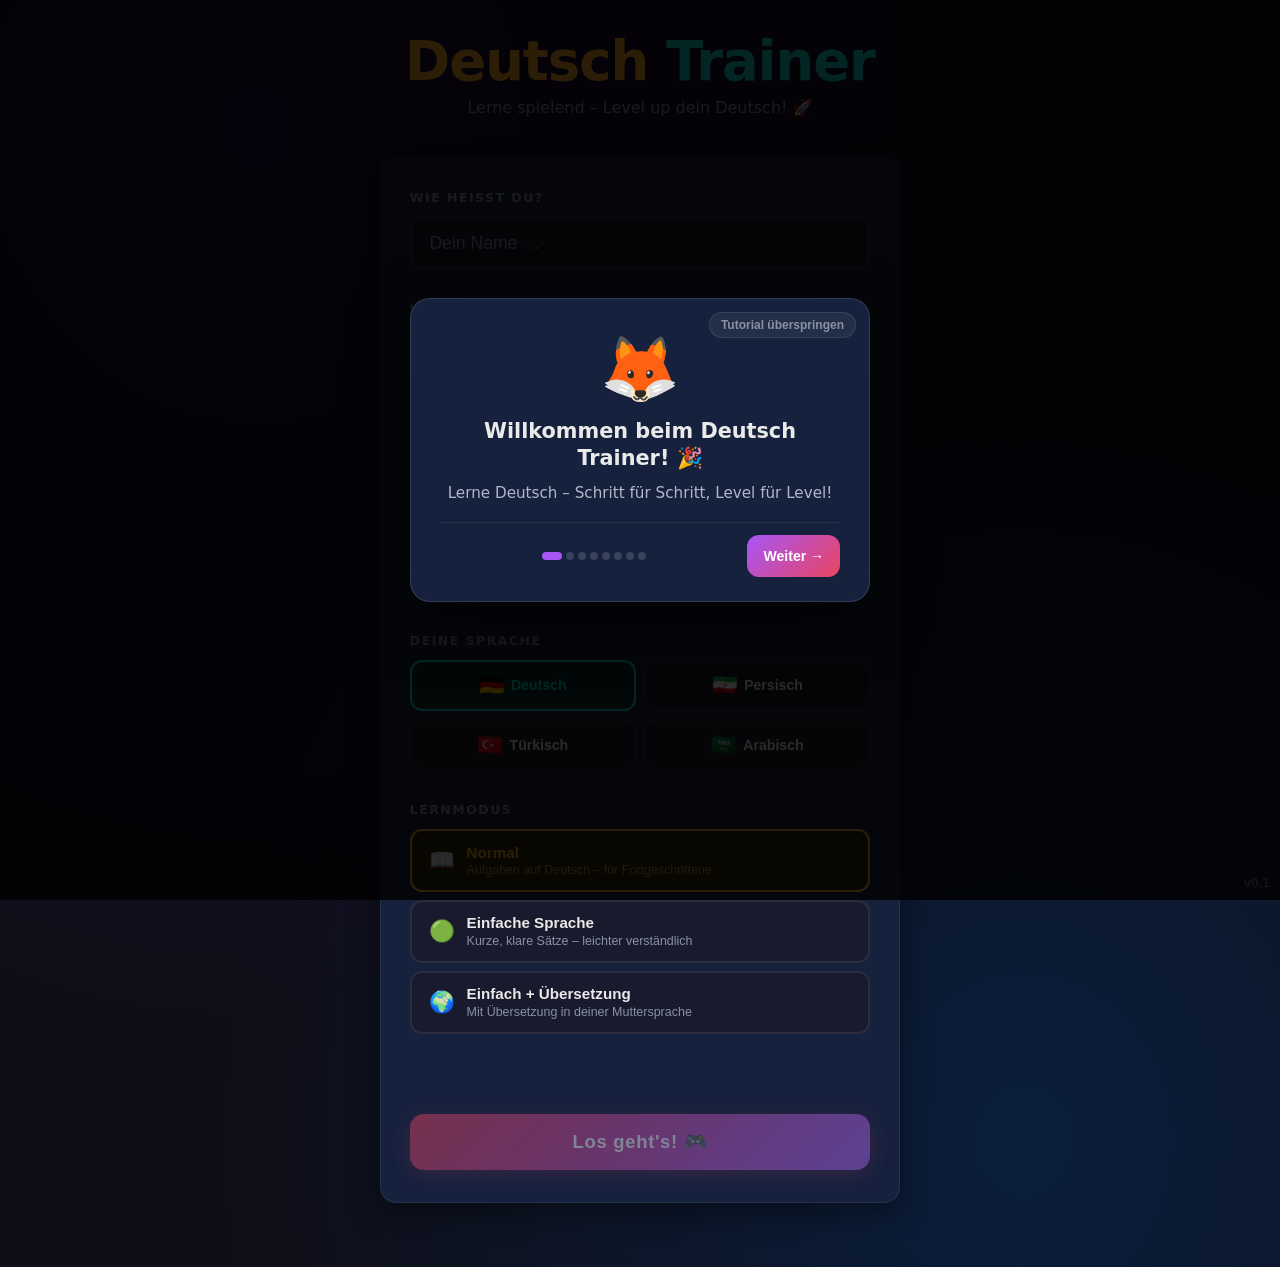
<file: index.html>
<!DOCTYPE html>
<html lang="de">
<head>
  <meta charset="UTF-8" />
  <meta name="viewport" content="width=device-width, initial-scale=1.0" />
  <title>Deutsch Trainer</title>
  <style>
    /* ── Reset & Basis ─────────────────────────────────────── */
    *, *::before, *::after { box-sizing: border-box; margin: 0; padding: 0; }

    .sr-only {
      position: absolute;
      width: 1px; height: 1px;
      padding: 0; margin: -1px;
      overflow: hidden;
      clip: rect(0,0,0,0);
      white-space: nowrap;
      border: 0;
    }

    :root {
      --c-bg:       #0f0e17;
      --c-surface:  #1a1a2e;
      --c-card:     #16213e;
      --c-accent1:  #e94560;
      --c-accent2:  #f5a623;
      --c-accent3:  #0fd4c8;
      --c-purple:   #a855f7;
      --c-text:     #eaeaea;
      --c-muted:    #8892a4;
      --radius:     16px;
      --shadow:     0 8px 32px rgba(0,0,0,.45);
    }

    body {
      min-height: 100vh;
      overflow-x: hidden;
      -webkit-tap-highlight-color: transparent;
      background: var(--c-bg);
      background-image:
        radial-gradient(ellipse at 20% 10%, #1e0a3c 0%, transparent 55%),
        radial-gradient(ellipse at 80% 90%, #0a1e3c 0%, transparent 55%);
      font-family: 'Segoe UI', system-ui, sans-serif;
      color: var(--c-text);
      display: flex;
      flex-direction: column;
      align-items: center;
      padding: 2rem 1rem 4rem;
    }

    /* ── Header ────────────────────────────────────────────── */
    .logo {
      font-size: clamp(2.2rem, 6vw, 3.4rem);
      font-weight: 900;
      letter-spacing: -1px;
      text-align: center;
      line-height: 1.1;
      margin-bottom: .4rem;
    }
    .logo span:nth-child(1) { color: var(--c-accent2); }
    .logo span:nth-child(2) { color: var(--c-accent1); }
    .logo span:nth-child(3) { color: var(--c-accent3); }

    .tagline {
      color: var(--c-muted);
      font-size: 1rem;
      margin-bottom: 2.5rem;
      text-align: center;
    }

    /* ── Karte ─────────────────────────────────────────────── */
    .card {
      background: var(--c-card);
      border: 1px solid rgba(255,255,255,.07);
      border-radius: var(--radius);
      box-shadow: var(--shadow);
      padding: 2rem 1.8rem;
      width: 100%;
      max-width: 520px;
      display: flex;
      flex-direction: column;
      gap: 2rem;
    }

    /* ── Abschnitt ─────────────────────────────────────────── */
    .section-label {
      font-size: .78rem;
      font-weight: 700;
      letter-spacing: .12em;
      text-transform: uppercase;
      color: var(--c-muted);
      margin-bottom: .75rem;
    }

    /* ── Namensfeld ────────────────────────────────────────── */
    .name-wrap { position: relative; }

    #nameInput {
      width: 100%;
      padding: .85rem 1.1rem;
      border-radius: 12px;
      border: 2px solid rgba(255,255,255,.1);
      background: var(--c-surface);
      color: var(--c-text);
      font-size: 1.1rem;
      font-weight: 600;
      outline: none;
      transition: border-color .2s;
    }
    #nameInput:focus { border-color: var(--c-purple); }
    #nameInput::placeholder { color: var(--c-muted); font-weight: 400; }

    /* ── Avatar-Grid ───────────────────────────────────────── */
    .avatar-grid {
      display: grid;
      grid-template-columns: repeat(5, 1fr);
      gap: .55rem;
    }

    .avatar-btn {
      aspect-ratio: 1;
      border: 2.5px solid transparent;
      border-radius: 14px;
      background: var(--c-surface);
      font-size: 1.9rem;
      cursor: pointer;
      display: flex;
      align-items: center;
      justify-content: center;
      transition: transform .15s, border-color .15s, background .15s;
      position: relative;
      user-select: none;
    }
    .avatar-btn:hover { transform: scale(1.12); background: #212140; }
    .avatar-btn.selected {
      border-color: var(--c-purple);
      background: #2a1a50;
      box-shadow: 0 0 0 3px rgba(168,85,247,.25);
    }
    .avatar-btn.selected::after {
      content: '✓';
      position: absolute;
      top: 2px;
      right: 5px;
      font-size: .6rem;
      color: var(--c-purple);
      font-weight: 700;
    }

    /* ── Sprache ───────────────────────────────────────────── */
    .lang-grid {
      display: grid;
      grid-template-columns: repeat(2, 1fr);
      gap: .55rem;
    }

    .lang-btn {
      padding: .7rem .5rem;
      border-radius: 12px;
      border: 2px solid rgba(255,255,255,.08);
      background: var(--c-surface);
      color: var(--c-text);
      font-size: .88rem;
      font-weight: 600;
      cursor: pointer;
      display: flex;
      align-items: center;
      justify-content: center;
      gap: .4rem;
      transition: border-color .15s, background .15s, transform .1s;
    }
    .lang-btn:hover { background: #212140; transform: translateY(-1px); }
    .lang-btn.selected {
      border-color: var(--c-accent3);
      background: #0d2e2d;
      color: var(--c-accent3);
    }
    .lang-flag { font-size: 1.3rem; }

    /* ── Modus ─────────────────────────────────────────────── */
    .modus-list {
      display: flex;
      flex-direction: column;
      gap: .5rem;
    }

    .modus-btn {
      padding: .8rem 1.1rem;
      border-radius: 12px;
      border: 2px solid rgba(255,255,255,.08);
      background: var(--c-surface);
      color: var(--c-text);
      font-size: .95rem;
      font-weight: 600;
      cursor: pointer;
      display: flex;
      align-items: center;
      gap: .7rem;
      transition: border-color .15s, background .15s;
      text-align: left;
    }
    .modus-btn:hover { background: #212140; }
    .modus-btn.selected {
      border-color: var(--c-accent2);
      background: #2e2000;
      color: var(--c-accent2);
    }
    .modus-icon { font-size: 1.3rem; flex-shrink: 0; }
    .modus-desc {
      font-size: .78rem;
      font-weight: 400;
      color: var(--c-muted);
      margin-top: .15rem;
    }
    .modus-btn.selected .modus-desc { color: #c28a30; }
    .modus-text { display: flex; flex-direction: column; }

    /* ── Start-Button ──────────────────────────────────────── */
    #startBtn {
      width: 100%;
      padding: 1.05rem;
      border: none;
      border-radius: 14px;
      background: linear-gradient(135deg, var(--c-accent1), var(--c-purple));
      color: #fff;
      font-size: 1.15rem;
      font-weight: 800;
      letter-spacing: .04em;
      cursor: pointer;
      box-shadow: 0 4px 20px rgba(233,69,96,.35);
      transition: transform .15s, box-shadow .15s, opacity .15s;
      position: relative;
      overflow: hidden;
    }
    #startBtn::after {
      content: '';
      position: absolute;
      inset: 0;
      background: linear-gradient(135deg, transparent 40%, rgba(255,255,255,.12));
    }
    #startBtn:hover { transform: translateY(-2px); box-shadow: 0 8px 28px rgba(233,69,96,.45); }
    #startBtn:active { transform: translateY(0); }
    #startBtn:disabled { opacity: .45; cursor: not-allowed; transform: none; }
    #startBtn.inaktiv  { opacity: .45; cursor: not-allowed; transform: none; }

    /* ── Fehler-Meldung ────────────────────────────────────── */
    #errorMsg {
      color: var(--c-accent1);
      font-size: .85rem;
      font-weight: 600;
      text-align: center;
      min-height: 1.2em;
    }


    /* ── Responsiv ─────────────────────────────────────────── */
    @media (max-width: 380px) {
      .avatar-grid { grid-template-columns: repeat(5, 1fr); gap: .35rem; }
      .avatar-btn  { font-size: 1.5rem; border-radius: 10px; }
    }
  </style>
</head>
<body>
  <script>
    // ── Einmaliger Reset für bestehende User (v2) ──────────────
    (function() {
      if (localStorage.getItem('dt_reset_v2')) return;
      var hatDaten = false;
      for (var i = 0; i < localStorage.length; i++) {
        if (localStorage.key(i).startsWith('dt_')) { hatDaten = true; break; }
      }
      if (hatDaten) {
        var keys = [];
        for (var j = 0; j < localStorage.length; j++) {
          if (localStorage.key(j).startsWith('dt_')) keys.push(localStorage.key(j));
        }
        for (var k = 0; k < keys.length; k++) localStorage.removeItem(keys[k]);
      }
      localStorage.setItem('dt_reset_v2', 'true');
    })();
  </script>

  <div class="logo">
    <span>Deutsch</span><span>&nbsp;</span><span>Trainer</span>
  </div>
  <p class="tagline">Lerne spielend – Level up dein Deutsch! 🚀</p>

    <div class="card">

      <!-- ① Name ──────────────────────────────────────────────── -->
      <div>
        <p class="section-label">Wie heißt du?</p>
        <div class="name-wrap">
          <label for="nameInput" class="sr-only">Dein Name</label>
          <input
            id="nameInput"
            type="text"
            maxlength="20"
            placeholder="Dein Name …"
            autocomplete="off"
            spellcheck="false"
          />
        </div>
      </div>

      <!-- ② Avatar ────────────────────────────────────────────── -->
      <div>
        <p class="section-label">Wähl deinen Avatar</p>
        <div class="avatar-grid" id="avatarGrid">
          <!-- wird per JS befüllt -->
        </div>
      </div>

      <!-- ③ Sprache ────────────────────────────────────────────── -->
      <div>
        <p class="section-label">Deine Sprache</p>
        <div class="lang-grid" id="langGrid">
          <!-- wird per JS befüllt -->
        </div>
      </div>

      <!-- ④ Modus ──────────────────────────────────────────────── -->
      <div>
        <p class="section-label">Lernmodus</p>
        <div class="modus-list" id="modusList">
          <!-- wird per JS befüllt -->
        </div>
      </div>

      <!-- Fehler -->
      <p id="errorMsg"></p>

      <!-- ⑤ Start ──────────────────────────────────────────────── -->
      <button id="startBtn" class="inaktiv">Los geht's! 🎮</button>

    </div>

  <script src="js/storage.js?v=0.3"></script>
  <script src="js/tutorial.js?v=1.0"></script>
  <script>
    // ── Daten ──────────────────────────────────────────────────
    const AVATARE = [
      { id: 'fuchs',     emoji: '🦊', label: 'Fuchs'    },
      { id: 'frosch',    emoji: '🐸', label: 'Frosch'   },
      { id: 'panda',     emoji: '🐼', label: 'Panda'    },
      { id: 'waschbaer', emoji: '🦝', label: 'Waschbär' },
      { id: 'wolf',      emoji: '🐺', label: 'Wolf'     },
      { id: 'koala',     emoji: '🐨', label: 'Koala'    },
      { id: 'hund',      emoji: '🐶', label: 'Hund'     },
      { id: 'affe',      emoji: '🐵', label: 'Affe'     },
      { id: 'loewe',     emoji: '🦁', label: 'Löwe'     },
      { id: 'tiger',     emoji: '🐯', label: 'Tiger'    },
      { id: 'baer',      emoji: '🐻', label: 'Bär'      },
      { id: 'katze',     emoji: '🐱', label: 'Katze'    },
      { id: 'kuh',       emoji: '🐮', label: 'Kuh'      },
      { id: 'schlange',  emoji: '🐍', label: 'Schlange' },
      { id: 'papagei',   emoji: '🦜', label: 'Papagei'  },
    ];

    const SPRACHEN = [
      { id: 'de', flag: '🇩🇪', label: 'Deutsch'  },
      { id: 'fa', flag: '🇮🇷', label: 'Persisch' },
      { id: 'tr', flag: '🇹🇷', label: 'Türkisch' },
      { id: 'ar', flag: '🇸🇦', label: 'Arabisch' },
    ];

    const MODI = [
      {
        id:    'normal',
        icon:  '📖',
        label: 'Normal',
        desc:  'Aufgaben auf Deutsch – für Fortgeschrittene',
      },
      {
        id:    'einfach',
        icon:  '🟢',
        label: 'Einfache Sprache',
        desc:  'Kurze, klare Sätze – leichter verständlich',
      },
      {
        id:    'tap',
        icon:  '🌍',
        label: 'Einfach + Übersetzung',
        desc:  'Mit Übersetzung in deiner Muttersprache',
      },
    ];

    // ── Zustand ────────────────────────────────────────────────
    let gewaehlterAvatar  = null;
    let gewaehlteSprache = 'de';
    let gewaehlterModus   = 'normal';

    // ── Elemente ───────────────────────────────────────────────
    const nameInput  = document.getElementById('nameInput');
    const errorMsg   = document.getElementById('errorMsg');
    const startBtn   = document.getElementById('startBtn');

    // ── Avatar-Grid rendern ────────────────────────────────────
    const avatarGrid = document.getElementById('avatarGrid');
    AVATARE.forEach(av => {
      const btn = document.createElement('button');
      btn.className   = 'avatar-btn';
      btn.textContent = av.emoji;
      btn.title       = av.label;
      btn.dataset.id  = av.id;
      btn.addEventListener('click', () => waehleAvatar(av.id));
      avatarGrid.appendChild(btn);
    });

    function waehleAvatar(id) {
      gewaehlterAvatar = id;
      avatarGrid.querySelectorAll('.avatar-btn').forEach(b => {
        b.classList.toggle('selected', b.dataset.id === id);
      });
      pruefeFormular();
    }

    // ── Sprach-Grid rendern ────────────────────────────────────
    const langGrid = document.getElementById('langGrid');
    SPRACHEN.forEach(sp => {
      const btn = document.createElement('button');
      btn.className   = 'lang-btn' + (sp.id === 'de' ? ' selected' : '');
      btn.dataset.id  = sp.id;
      btn.innerHTML   = `<span class="lang-flag">${sp.flag}</span>${sp.label}`;
      btn.addEventListener('click', () => waehleSprache(sp.id));
      langGrid.appendChild(btn);
    });

    function waehleSprache(id) {
      gewaehlteSprache = id;
      langGrid.querySelectorAll('.lang-btn').forEach(b => {
        b.classList.toggle('selected', b.dataset.id === id);
      });
    }

    // ── Modus-Liste rendern ────────────────────────────────────
    const modusList = document.getElementById('modusList');
    MODI.forEach(m => {
      const btn = document.createElement('button');
      btn.className   = 'modus-btn' + (m.id === 'normal' ? ' selected' : '');
      btn.dataset.id  = m.id;
      btn.innerHTML   = `
        <span class="modus-icon">${m.icon}</span>
        <span class="modus-text">
          ${m.label}
          <span class="modus-desc">${m.desc}</span>
        </span>`;
      btn.addEventListener('click', () => waehleModus(m.id));
      modusList.appendChild(btn);
    });

    function waehleModus(id) {
      gewaehlterModus = id;
      modusList.querySelectorAll('.modus-btn').forEach(b => {
        b.classList.toggle('selected', b.dataset.id === id);
      });
    }

    // ── Formular-Validierung ───────────────────────────────────
    function pruefeFormular() {
      const nameOk   = nameInput.value.trim().length >= 2;
      const avatarOk = gewaehlterAvatar !== null;
      startBtn.classList.toggle('inaktiv', !(nameOk && avatarOk));
      if (nameInput.value.trim().length === 1) {
        errorMsg.textContent = 'Name muss mindestens 2 Zeichen haben.';
      } else {
        errorMsg.textContent = '';
      }
    }

    nameInput.addEventListener('input', pruefeFormular);

    // ── Migration zuerst ausführen ─────────────────────────────
    if (typeof migrieren === 'function') migrieren();

    // ── Vorhandene Daten laden ─────────────────────────────────
    (function ladeGespeicherteDaten() {
      try {
        const spieler = spielerLaden();
        if (spieler.name && spieler.name !== 'Spieler') {
          nameInput.value = spieler.name;
        }
        if (spieler.avatar && spieler.avatar !== 'default') {
          waehleAvatar(spieler.avatar);
        }
        const sprache = spracheLaden();
        waehleSprache(sprache.sprache || 'de');
        if (spieler.sprachModus) {
          waehleModus(spieler.sprachModus);
        }
        pruefeFormular();
      } catch (err) {
        console.error('[index] Fehler beim Laden der gespeicherten Daten:', err);
      }
    })();

    // ── Start ──────────────────────────────────────────────────
    console.log('[index] Click-Handler wird registriert …');
    startBtn.addEventListener('click', () => {
      console.log('[index] Button geklickt');
      const name = nameInput.value.trim();
      if (name.length < 2) {
        errorMsg.textContent = 'Bitte gib deinen Namen ein (mind. 2 Zeichen).';
        nameInput.focus();
        return;
      }
      if (!gewaehlterAvatar) {
        errorMsg.textContent = 'Bitte wähle einen Avatar aus!';
        return;
      }

      errorMsg.textContent = '';

      try {
        console.log('[index] Speichere …');
        spielerSpeichern({
          name,
          avatar:      gewaehlterAvatar,
          sprachModus: gewaehlterModus,
        });
        spracheSpeichern({
          sprache: gewaehlteSprache,
          modus:   gewaehlterModus,
        });
        console.log('[index] Gespeichert! Weiterleitung zu app.html …');
      } catch (err) {
        console.error('[index] Fehler beim Speichern:', err);
        errorMsg.textContent = 'Fehler beim Speichern – bitte F12 → Console öffnen.';
        return;
      }

      startBtn.textContent = '⏳ Lade …';
      startBtn.disabled    = true;

      setTimeout(() => {
        window.location.href = 'app.html';
      }, 300);
    });


    // Tutorial initialisieren
    if (typeof tutorialInit === 'function') tutorialInit();
  </script>
  <span style="font-size:12px;color:#888;position:fixed;bottom:10px;right:10px;pointer-events:none;">v0.1</span>


</body>
</html>
</file>
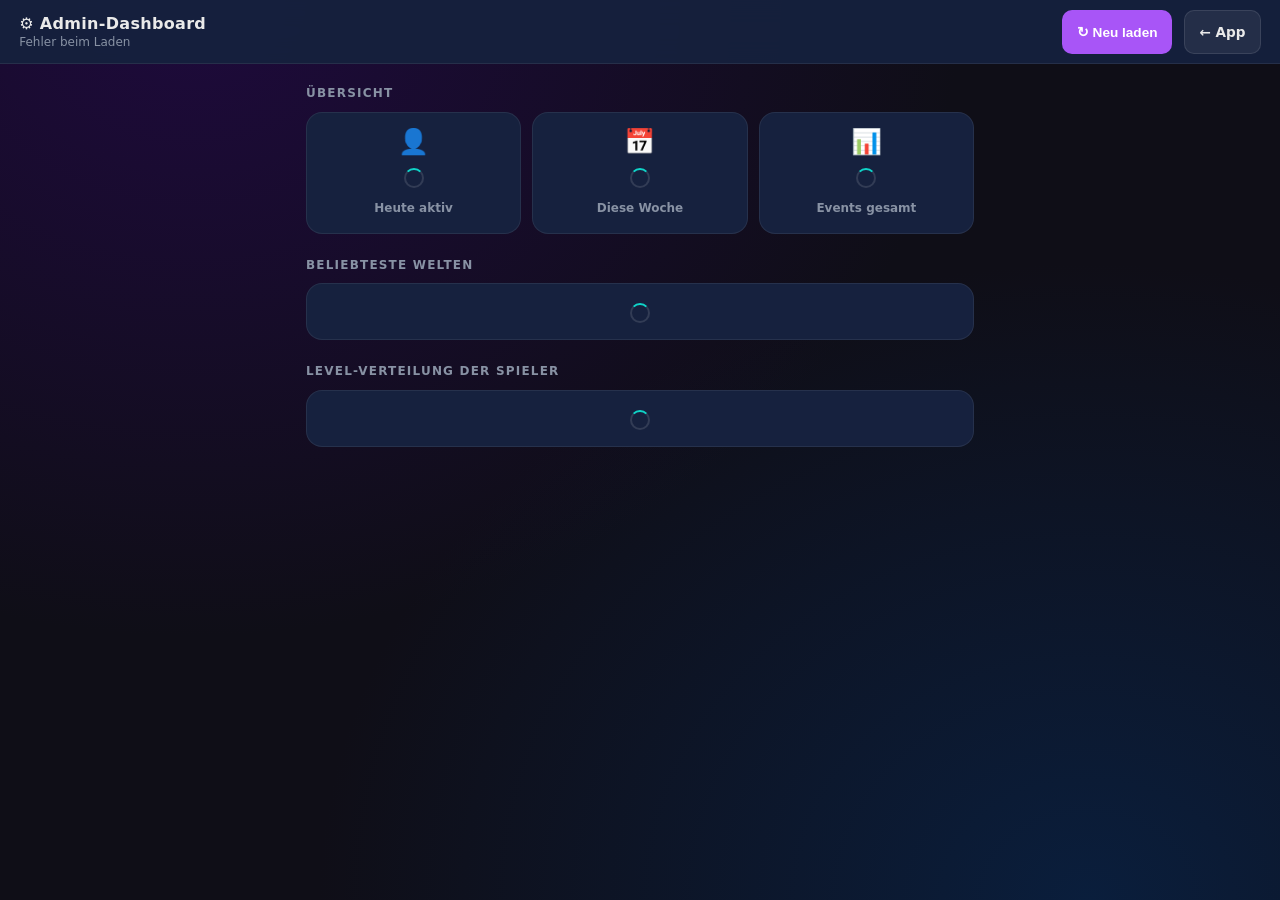
<file: admin.html>
<!DOCTYPE html>
<html lang="de">
<head>
  <meta charset="UTF-8" />
  <meta name="viewport" content="width=device-width, initial-scale=1.0" />
  <title>Admin – Deutsch Trainer</title>
  <style>
    /* ── Reset & Design-Tokens ──────────────────────────────── */
    *, *::before, *::after { box-sizing: border-box; margin: 0; padding: 0; }

    :root {
      --c-bg:      #0f0e17;
      --c-surface: #1a1a2e;
      --c-card:    #16213e;
      --c-accent1: #e94560;
      --c-accent2: #f5a623;
      --c-accent3: #0fd4c8;
      --c-purple:  #a855f7;
      --c-text:    #eaeaea;
      --c-muted:   #8892a4;
      --top-h:     64px;
    }

    body {
      min-height: 100vh;
      overflow-x: hidden;
      -webkit-tap-highlight-color: transparent;
      background: var(--c-bg);
      background-image:
        radial-gradient(ellipse at 15% 0%,   #1e0a3c 0%, transparent 50%),
        radial-gradient(ellipse at 85% 100%, #0a1e3c 0%, transparent 50%);
      font-family: 'Segoe UI', system-ui, sans-serif;
      color: var(--c-text);
      padding-top: var(--top-h);
      padding-bottom: 2.5rem;
    }

    /* ── Top-Bar ────────────────────────────────────────────── */
    .topbar {
      position: fixed;
      top: 0; left: 0; right: 0;
      height: var(--top-h);
      z-index: 100;
      background: rgba(22, 33, 62, .95);
      backdrop-filter: blur(12px);
      border-bottom: 1px solid rgba(255,255,255,.07);
      display: flex;
      align-items: center;
      justify-content: space-between;
      padding: 0 1.2rem;
      gap: .75rem;
    }

    .topbar-left { flex: 1; min-width: 0; }

    .topbar-title {
      font-size: 1rem;
      font-weight: 800;
      letter-spacing: .02em;
    }

    .topbar-sub {
      font-size: .75rem;
      color: var(--c-muted);
      margin-top: .1rem;
    }

    .refresh-btn {
      background: var(--c-purple);
      border: none;
      border-radius: 10px;
      color: #fff;
      font-size: .85rem;
      font-weight: 700;
      padding: .55rem .9rem;
      min-height: 44px;
      display: inline-flex;
      align-items: center;
      cursor: pointer;
      transition: opacity .15s;
      flex-shrink: 0;
    }
    .refresh-btn:hover    { opacity: .85; }
    .refresh-btn:active   { transform: scale(.96); }
    .refresh-btn:disabled { opacity: .4; cursor: default; }

    .back-btn {
      background: rgba(255,255,255,.07);
      border: 1px solid rgba(255,255,255,.1);
      border-radius: 10px;
      color: var(--c-text);
      font-size: .85rem;
      font-weight: 600;
      padding: .55rem .9rem;
      min-height: 44px;
      display: inline-flex;
      align-items: center;
      text-decoration: none;
      transition: background .15s;
      flex-shrink: 0;
    }
    .back-btn:hover { background: rgba(255,255,255,.12); }

    /* ── Haupt-Content ──────────────────────────────────────── */
    .main {
      max-width: 700px;
      width: 100%;
      margin: 0 auto;
      padding: 1.4rem 1rem 0;
      display: flex;
      flex-direction: column;
      gap: 1.5rem;
    }

    /* ── Offline-Banner ─────────────────────────────────────── */
    .offline-banner {
      background: rgba(233, 69, 96, .1);
      border: 1.5px solid rgba(233, 69, 96, .4);
      border-radius: 12px;
      padding: .9rem 1.1rem;
      font-size: .85rem;
      color: #fca5a5;
      line-height: 1.6;
    }
    .offline-banner strong { color: var(--c-accent1); display: block; margin-bottom: .2rem; }
    .offline-banner code {
      background: rgba(255,255,255,.08);
      padding: .1em .35em;
      border-radius: 4px;
      font-size: .8rem;
    }

    /* ── Sektions-Überschrift ───────────────────────────────── */
    .section-label {
      font-size: .75rem;
      font-weight: 700;
      letter-spacing: .1em;
      text-transform: uppercase;
      color: var(--c-muted);
      margin-bottom: .7rem;
    }

    /* ── Statistik-Kacheln ──────────────────────────────────── */
    .stats-grid {
      display: grid;
      grid-template-columns: repeat(3, 1fr);
      gap: .7rem;
    }

    @media (max-width: 380px) {
      .stats-grid { grid-template-columns: 1fr 1fr; }
    }

    .stat-card {
      background: var(--c-card);
      border: 1.5px solid rgba(255,255,255,.07);
      border-radius: 16px;
      padding: 1.1rem .9rem;
      text-align: center;
      display: flex;
      flex-direction: column;
      align-items: center;
      gap: .2rem;
    }

    .stat-icon  { font-size: 1.55rem; line-height: 1; }

    .stat-value {
      font-size: 2.1rem;
      font-weight: 900;
      line-height: 1.1;
      min-height: 2.5rem;
      display: flex;
      align-items: center;
    }

    .stat-label {
      font-size: .75rem;
      color: var(--c-muted);
      font-weight: 600;
    }

    /* Ladezustand in Kacheln */
    .ladekreis-mini {
      display: inline-block;
      width: 20px; height: 20px;
      border: 2px solid rgba(255,255,255,.12);
      border-top-color: var(--c-accent3);
      border-radius: 50%;
      animation: spin .7s linear infinite;
    }
    @keyframes spin { to { transform: rotate(360deg); } }

    /* ── Balkendiagramm-Karte ───────────────────────────────── */
    .chart-card {
      background: var(--c-card);
      border: 1.5px solid rgba(255,255,255,.07);
      border-radius: 16px;
      padding: 1.2rem 1.2rem 1rem;
      display: flex;
      flex-direction: column;
      gap: .6rem;
    }

    /* eine Balken-Zeile */
    .bar-row {
      display: flex;
      align-items: center;
      gap: .7rem;
    }

    .bar-label {
      font-size: .8rem;
      font-weight: 600;
      width: 68px;
      flex-shrink: 0;
      text-align: right;
      color: var(--c-text);
      white-space: nowrap;
    }

    .bar-track {
      flex: 1;
      height: 22px;
      background: rgba(255,255,255,.05);
      border-radius: 6px;
      overflow: hidden;
    }

    .bar-fill {
      height: 100%;
      border-radius: 6px;
      width: 0%;
      /* CSS-Transition animiert von 0 % auf den per JS gesetzten Zielwert */
      transition: width .65s cubic-bezier(.4, 0, .2, 1);
    }

    .bar-count {
      font-size: .8rem;
      font-weight: 700;
      color: var(--c-muted);
      width: 30px;
      text-align: right;
      flex-shrink: 0;
    }

    /* Welt-Farben */
    .bar-welt-1 { background: linear-gradient(90deg, #16a34a, #4ade80); }
    .bar-welt-2 { background: linear-gradient(90deg, #2563eb, #60a5fa); }
    .bar-welt-3 { background: linear-gradient(90deg, #d97706, #fbbf24); }
    .bar-welt-4 { background: linear-gradient(90deg, #7c3aed, #c084fc); }
    .bar-welt-5 { background: linear-gradient(90deg, #be185d, #f472b6); }

    /* Level-Farbe */
    .bar-level  { background: linear-gradient(90deg, #0891b2, var(--c-accent3)); }

    /* Kein-Daten-Hinweis */
    .keine-daten {
      font-size: .83rem;
      color: var(--c-muted);
      padding: .25rem 0;
    }
  </style>
</head>
<body>

  <!-- ── Top-Bar ──────────────────────────────────────────── -->
  <header class="topbar">
    <div class="topbar-left">
      <div class="topbar-title">⚙️ Admin-Dashboard</div>
      <div class="topbar-sub" id="letzteAkt">Noch nicht geladen</div>
    </div>
    <button class="refresh-btn" id="refreshBtn" onclick="allesDaten()">↻ Neu laden</button>
    <a href="app.html" class="back-btn">← App</a>
  </header>

  <!-- ── Haupt-Content ─────────────────────────────────────── -->
  <main class="main">

    <!-- Hinweis wenn Supabase noch nicht konfiguriert -->
    <div class="offline-banner" id="offlineBanner" style="display:none">
      <strong>⚠️ Supabase nicht konfiguriert</strong>
      Bitte <code>SUPABASE_URL</code> und <code>SUPABASE_KEY</code>
      in <em>js/supabase.js</em> (Zeilen 28–29) eintragen.
    </div>

    <!-- Statistik-Kacheln -->
    <section>
      <div class="section-label">Übersicht</div>
      <div class="stats-grid">

        <div class="stat-card">
          <span class="stat-icon">👤</span>
          <span class="stat-value" id="statHeute">
            <span class="ladekreis-mini"></span>
          </span>
          <span class="stat-label">Heute aktiv</span>
        </div>

        <div class="stat-card">
          <span class="stat-icon">📅</span>
          <span class="stat-value" id="statWoche">
            <span class="ladekreis-mini"></span>
          </span>
          <span class="stat-label">Diese Woche</span>
        </div>

        <div class="stat-card">
          <span class="stat-icon">📊</span>
          <span class="stat-value" id="statGesamt">
            <span class="ladekreis-mini"></span>
          </span>
          <span class="stat-label">Events gesamt</span>
        </div>

      </div>
    </section>

    <!-- Balkendiagramm: Welten -->
    <section>
      <div class="section-label">Beliebteste Welten</div>
      <div class="chart-card" id="chartWelten">
        <div class="bar-row" style="justify-content:center">
          <span class="ladekreis-mini"></span>
        </div>
      </div>
    </section>

    <!-- Balkendiagramm: Level-Verteilung -->
    <section>
      <div class="section-label">Level-Verteilung der Spieler</div>
      <div class="chart-card" id="chartLevel">
        <div class="bar-row" style="justify-content:center">
          <span class="ladekreis-mini"></span>
        </div>
      </div>
    </section>

  </main>

  <script src="js/supabase.js?v=0.3"></script>
  <script>
    // ── Header-Hilfsfunktion ──────────────────────────────────
    // SUPABASE_URL + SUPABASE_KEY kommen global aus js/supabase.js

    function adminHeaders() {
      return {
        'apikey':        SUPABASE_KEY,
        'Authorization': `Bearer ${SUPABASE_KEY}`,
      };
    }

    // ── Prüfung ob Supabase konfiguriert ist ──────────────────

    function istKonfiguriert() {
      return (
        SUPABASE_URL !== 'HIER_SUPABASE_URL_EINTRAGEN' &&
        SUPABASE_KEY !== 'HIER_SUPABASE_ANON_KEY_EINTRAGEN' &&
        SUPABASE_URL.startsWith('https://')
      );
    }

    // ── Supabase-Abfragen ─────────────────────────────────────

    /**
     * Zählt Zeilen über einen HEAD-Request.
     * Supabase antwortet mit Content-Range: *\/N.
     * @param {string} tabelle
     * @param {string} [filter] – Query-String-Teil, z. B. "xp=gte.100"
     * @returns {Promise<number>}
     */
    async function tabelleZaehlen(tabelle, filter) {
      let url = `${SUPABASE_URL}/rest/v1/${tabelle}?select=*`;
      if (filter) url += '&' + filter;

      const res = await fetch(url, {
        method:  'HEAD',
        headers: { ...adminHeaders(), 'Prefer': 'count=exact' },
      });

      if (!res.ok) return 0;
      const range = res.headers.get('Content-Range'); // "*\/N"
      return parseInt(range?.split('/')[1] ?? '0', 10);
    }

    /**
     * Lädt bis zu 1 000 Zeilen einer Tabelle.
     * @param {string} tabelle
     * @param {string} select – Feldliste, z. B. "level" oder "ereignis"
     * @returns {Promise<Array>}
     */
    async function tabelleLaden(tabelle, select) {
      const url =
        `${SUPABASE_URL}/rest/v1/${tabelle}` +
        `?select=${encodeURIComponent(select)}&limit=1000`;

      const res = await fetch(url, { headers: adminHeaders() });
      if (!res.ok) return [];
      return res.json();
    }

    // ── Datum-Hilfsfunktionen ─────────────────────────────────

    /** Gibt einen ISO-Datum-String für "N Tage in der Vergangenheit" zurück. */
    function datumVorTagen(tage) {
      return new Date(Date.now() - tage * 86_400_000)
        .toISOString()
        .substring(0, 10) + 'T00:00:00';
    }

    // ── Statistik-Kacheln befüllen ────────────────────────────

    async function statsSpeisen() {
      const heute    = datumVorTagen(0);
      const wocheVor = datumVorTagen(7);

      const [cHeute, cWoche, cGesamt] = await Promise.all([
        tabelleZaehlen('leaderboard', `aktualisiert_am=gte.${heute}`),
        tabelleZaehlen('leaderboard', `aktualisiert_am=gte.${wocheVor}`),
        tabelleZaehlen('analytics'),
      ]);

      el('statHeute').textContent  = cHeute;
      el('statWoche').textContent  = cWoche;
      el('statGesamt').textContent = kZahl(cGesamt);
    }

    // ── Welt-Chart ────────────────────────────────────────────

    const WELT_LABELS = ['🌱 Welt 1', '📖 Welt 2', '✍️  Welt 3', '🔬 Welt 4', '🎓 Welt 5'];

    async function weltChartSpeisen() {
      // Alle Analytics-Ereignisse laden, Matching in JS
      // (LIKE-Filter wird vermieden: % im URL braucht Sonderbehandlung)
      const events = await tabelleLaden('analytics', 'ereignis');

      const counts = [0, 0, 0, 0, 0];
      events.forEach(e => {
        const m = String(e.ereignis ?? '').match(/welt_([1-5])/i);
        if (m) counts[parseInt(m[1], 10) - 1]++;
      });

      renderChart(
        el('chartWelten'),
        WELT_LABELS.map((label, i) => ({
          label,
          count:  counts[i],
          klasse: `bar-welt-${i + 1}`,
        }))
      );
    }

    // ── Level-Chart ───────────────────────────────────────────

    async function levelChartSpeisen() {
      const eintraege = await tabelleLaden('leaderboard', 'level');

      // Anzahl je Level zählen
      const zaehler = {};
      eintraege.forEach(e => {
        const lv = Number(e.level ?? 1);
        zaehler[lv] = (zaehler[lv] ?? 0) + 1;
      });

      // Level 1–8; nur belegte Level anzeigen
      let daten = Array.from({ length: 8 }, (_, i) => ({
        label:  `Lv. ${i + 1}`,
        count:  zaehler[i + 1] ?? 0,
        klasse: 'bar-level',
      })).filter(d => d.count > 0);

      if (daten.length === 0) {
        daten = [{ label: 'Lv. 1', count: 0, klasse: 'bar-level' }];
      }

      renderChart(el('chartLevel'), daten);
    }

    // ── Balkendiagramm rendern ────────────────────────────────

    /**
     * @param {HTMLElement} container
     * @param {{ label: string, count: number, klasse: string }[]} daten
     */
    function renderChart(container, daten) {
      const max = Math.max(...daten.map(d => d.count), 1);

      if (daten.every(d => d.count === 0)) {
        container.innerHTML = '<div class="keine-daten">Noch keine Daten vorhanden.</div>';
        return;
      }

      container.innerHTML = daten
        .map(d => {
          const prozent = Math.round((d.count / max) * 100);
          return `
            <div class="bar-row">
              <span class="bar-label">${d.label}</span>
              <div class="bar-track">
                <div class="bar-fill ${d.klasse}" data-ziel="${prozent}"></div>
              </div>
              <span class="bar-count">${d.count}</span>
            </div>`;
        })
        .join('');

      // Balken-Animation: ein Frame nach dem Rendern auf Zielbreite setzen
      requestAnimationFrame(() => {
        container.querySelectorAll('.bar-fill').forEach(fill => {
          fill.style.width = fill.dataset.ziel + '%';
        });
      });
    }

    // ── Hilfsfunktionen ───────────────────────────────────────

    function el(id) { return document.getElementById(id); }

    /** Gibt Zahlen >= 1 000 als "1.2k" aus. */
    function kZahl(n) {
      if (n >= 10000) return Math.round(n / 1000) + 'k';
      if (n >= 1000)  return (n / 1000).toFixed(1).replace('.0', '') + 'k';
      return String(n);
    }

    function ladekreisZeigen(ids) {
      ids.forEach(id => {
        el(id).innerHTML = '<span class="ladekreis-mini"></span>';
      });
    }

    function chartLadenZeigen(ids) {
      ids.forEach(id => {
        el(id).innerHTML =
          '<div class="bar-row" style="justify-content:center">' +
          '<span class="ladekreis-mini"></span></div>';
      });
    }

    // ── Hauptfunktion ─────────────────────────────────────────

    async function allesDaten() {
      const btn = el('refreshBtn');
      btn.disabled    = true;
      btn.textContent = '…';

      // Ladezustand einblenden
      ladekreisZeigen(['statHeute', 'statWoche', 'statGesamt']);
      chartLadenZeigen(['chartWelten', 'chartLevel']);

      if (!istKonfiguriert()) {
        el('offlineBanner').style.display = 'block';
        el('statHeute').textContent  = '–';
        el('statWoche').textContent  = '–';
        el('statGesamt').textContent = '–';
        el('chartWelten').innerHTML  =
          '<div class="keine-daten">Supabase nicht konfiguriert.</div>';
        el('chartLevel').innerHTML   =
          '<div class="keine-daten">Supabase nicht konfiguriert.</div>';
        el('letzteAkt').textContent  = 'Nicht verbunden';
        btn.disabled    = false;
        btn.textContent = '↻ Neu laden';
        return;
      }

      el('offlineBanner').style.display = 'none';

      try {
        await Promise.all([
          statsSpeisen(),
          weltChartSpeisen(),
          levelChartSpeisen(),
        ]);

        const uhr = new Date().toLocaleTimeString('de-AT', {
          hour: '2-digit', minute: '2-digit',
        });
        el('letzteAkt').textContent = `Aktualisiert: ${uhr} Uhr`;
      } catch (err) {
        console.error('[admin] Fehler beim Laden:', err);
        el('letzteAkt').textContent = 'Fehler beim Laden';
      }
      btn.disabled    = false;
      btn.textContent = '↻ Neu laden';
    }

    // Seite starten
    allesDaten();
  </script>

</body>
</html>
</file>
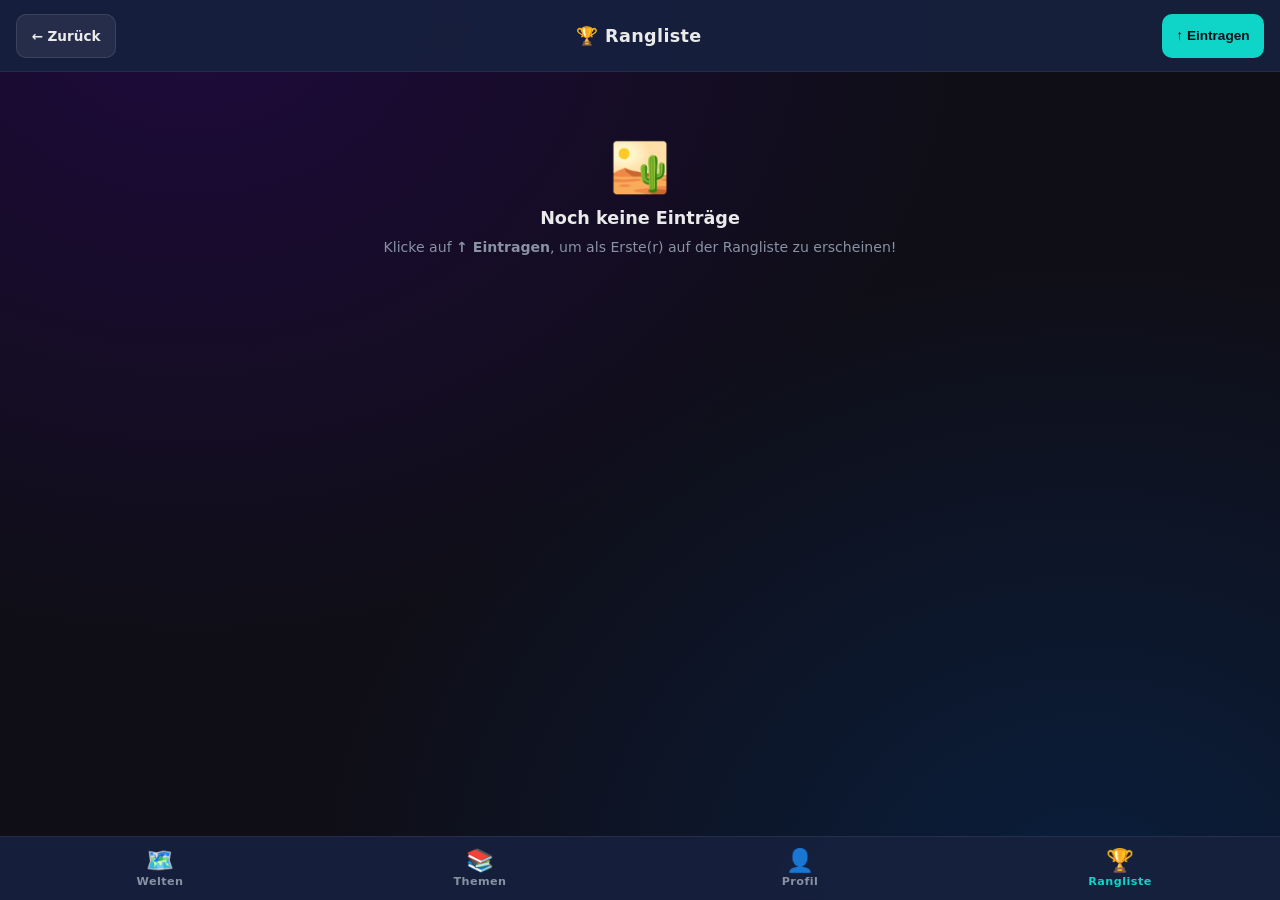
<file: leaderboard.html>
<!DOCTYPE html>
<html lang="de">
<head>
  <meta charset="UTF-8" />
  <meta name="viewport" content="width=device-width, initial-scale=1.0" />
  <title>Deutsch Trainer – Rangliste</title>
  <link rel="stylesheet" href="css/avatar.css?v=0.3" />
  <style>
    /* ── Reset & Design-Tokens ──────────────────────────────── */
    *, *::before, *::after { box-sizing: border-box; margin: 0; padding: 0; }

    :root {
      --c-bg:      #0f0e17;
      --c-surface: #1a1a2e;
      --c-card:    #16213e;
      --c-accent1: #e94560;
      --c-accent2: #f5a623;
      --c-accent3: #0fd4c8;
      --c-purple:  #a855f7;
      --c-text:    #eaeaea;
      --c-muted:   #8892a4;
      --c-gold:    #fbbf24;
      --nav-h:     64px;
      --top-h:     72px;
    }

    body {
      min-height: 100vh;
      overflow-x: hidden;
      -webkit-tap-highlight-color: transparent;
      background: var(--c-bg);
      background-image:
        radial-gradient(ellipse at 15% 0%,   #1e0a3c 0%, transparent 50%),
        radial-gradient(ellipse at 85% 100%, #0a1e3c 0%, transparent 50%);
      font-family: 'Segoe UI', system-ui, sans-serif;
      color: var(--c-text);
      display: flex;
      flex-direction: column;
      padding-top: var(--top-h);
      padding-bottom: calc(var(--nav-h) + 1rem);
    }

    /* ── Top-Bar ────────────────────────────────────────────── */
    .topbar {
      position: fixed;
      top: 0; left: 0; right: 0;
      height: var(--top-h);
      z-index: 100;
      background: rgba(22, 33, 62, .92);
      backdrop-filter: blur(12px);
      border-bottom: 1px solid rgba(255,255,255,.07);
      display: flex;
      align-items: center;
      justify-content: space-between;
      padding: 0 1rem;
      gap: 1rem;
    }

    .back-btn {
      display: flex;
      align-items: center;
      gap: .4rem;
      background: rgba(255,255,255,.07);
      border: 1px solid rgba(255,255,255,.1);
      border-radius: 10px;
      color: var(--c-text);
      font-size: .85rem;
      font-weight: 600;
      padding: .55rem .9rem;
      min-height: 44px;
      cursor: pointer;
      text-decoration: none;
      transition: background .15s;
    }
    .back-btn:hover { background: rgba(255,255,255,.12); }

    .topbar-title {
      font-size: 1.1rem;
      font-weight: 800;
      letter-spacing: .02em;
    }

    .update-btn {
      display: flex;
      align-items: center;
      gap: .4rem;
      background: var(--c-accent3);
      border: none;
      border-radius: 10px;
      color: #0f0e17;
      font-size: .85rem;
      font-weight: 700;
      padding: .55rem .9rem;
      min-height: 44px;
      cursor: pointer;
      transition: opacity .15s, transform .1s;
    }
    .update-btn:hover   { opacity: .88; }
    .update-btn:active  { transform: scale(.96); }
    .update-btn:disabled {
      opacity: .45;
      cursor: default;
    }

    /* ── Haupt-Content ──────────────────────────────────────── */
    .main {
      flex: 1;
      max-width: 600px;
      width: 100%;
      margin: 0 auto;
      padding: 1.2rem 1rem 0;
    }

    /* Podest für Top 3 */
    .podest {
      display: flex;
      align-items: flex-end;
      justify-content: center;
      gap: .6rem;
      margin-bottom: 1.6rem;
    }

    .podest-platz {
      display: flex;
      flex-direction: column;
      align-items: center;
      gap: .35rem;
      flex: 1;
      max-width: 110px;
    }

    .podest-platz.platz-1 { order: 2; }
    .podest-platz.platz-2 { order: 1; }
    .podest-platz.platz-3 { order: 3; }

    .podest-medal { font-size: 2rem; line-height: 1; }

    .podest-avatar {
      width: 52px; height: 52px;
      border-radius: 50%;
      background: var(--c-surface);
      display: flex; align-items: center; justify-content: center;
      font-size: 1.6rem;
      border: 2px solid transparent;
    }
    .platz-1 .podest-avatar { border-color: #fbbf24; width: 60px; height: 60px; font-size: 1.9rem; }
    .platz-2 .podest-avatar { border-color: #94a3b8; }
    .platz-3 .podest-avatar { border-color: #b45309; }

    .podest-name {
      font-size: .78rem;
      font-weight: 700;
      text-align: center;
      color: var(--c-text);
      max-width: 100px;
      overflow: hidden;
      text-overflow: ellipsis;
      white-space: nowrap;
    }

    .podest-xp {
      font-size: .72rem;
      color: var(--c-muted);
    }

    .podest-sockel {
      width: 100%;
      border-radius: 10px 10px 0 0;
      background: var(--c-card);
      border: 1px solid rgba(255,255,255,.07);
      border-bottom: none;
    }
    .platz-1 .podest-sockel { height: 52px; background: rgba(251,191,36,.12); border-color: rgba(251,191,36,.25); }
    .platz-2 .podest-sockel { height: 38px; }
    .platz-3 .podest-sockel { height: 28px; }

    /* ── Ranglisten-Liste (Platz 4–10) ─────────────────────── */
    .liste-titel {
      font-size: .75rem;
      font-weight: 700;
      letter-spacing: .09em;
      text-transform: uppercase;
      color: var(--c-muted);
      margin-bottom: .6rem;
    }

    .rangliste {
      display: flex;
      flex-direction: column;
      gap: .5rem;
    }

    .rang-eintrag {
      display: flex;
      align-items: center;
      gap: .85rem;
      background: var(--c-card);
      border: 1.5px solid rgba(255,255,255,.07);
      border-radius: 14px;
      padding: .75rem 1rem;
      transition: border-color .15s;
    }

    /* Eigener Eintrag – goldener Rand */
    .rang-eintrag.eigener {
      border-color: var(--c-gold);
      background: rgba(251,191,36,.07);
    }
    .rang-eintrag.eigener .rang-name::after {
      content: ' (Du)';
      color: var(--c-gold);
      font-size: .7rem;
    }

    .rang-nummer {
      font-size: .85rem;
      font-weight: 800;
      color: var(--c-muted);
      width: 24px;
      text-align: center;
      flex-shrink: 0;
    }

    .rang-info { flex: 1; min-width: 0; }
    .rang-name {
      font-size: .95rem;
      font-weight: 700;
      overflow: hidden;
      text-overflow: ellipsis;
      white-space: nowrap;
    }
    .rang-details {
      display: flex;
      gap: .7rem;
      margin-top: .2rem;
      font-size: .75rem;
      color: var(--c-muted);
    }

    .rang-xp {
      font-size: .92rem;
      font-weight: 800;
      color: var(--c-accent3);
      flex-shrink: 0;
    }

    /* ── Lade- & Fehlerzustände ─────────────────────────────── */
    .status-box {
      text-align: center;
      padding: 3rem 1.5rem;
      color: var(--c-muted);
    }
    .status-box .status-icon { font-size: 3rem; margin-bottom: .75rem; }
    .status-box h2 { font-size: 1.1rem; color: var(--c-text); margin-bottom: .5rem; }
    .status-box p  { font-size: .88rem; line-height: 1.6; }

    .ladekreis {
      width: 40px; height: 40px;
      border: 3px solid rgba(255,255,255,.1);
      border-top-color: var(--c-accent3);
      border-radius: 50%;
      animation: spin .8s linear infinite;
      margin: 3rem auto;
    }
    @keyframes spin { to { transform: rotate(360deg); } }

    /* Erfolgsmeldung */
    .toast {
      position: fixed;
      bottom: calc(var(--nav-h) + 1rem);
      left: 50%;
      transform: translateX(-50%) translateY(20px);
      background: #1e3a2e;
      border: 1px solid #4ade80;
      color: #4ade80;
      font-size: .85rem;
      font-weight: 600;
      padding: .55rem 1.2rem;
      border-radius: 30px;
      opacity: 0;
      transition: opacity .25s, transform .25s;
      pointer-events: none;
      white-space: nowrap;
      z-index: 200;
    }
    .toast.sichtbar {
      opacity: 1;
      transform: translateX(-50%) translateY(0);
    }

    /* ── Bottom-Nav ─────────────────────────────────────────── */
    .bottom-nav {
      position: fixed;
      bottom: 0; left: 0; right: 0;
      height: var(--nav-h);
      background: rgba(22, 33, 62, .96);
      backdrop-filter: blur(12px);
      border-top: 1px solid rgba(255,255,255,.07);
      display: flex;
      align-items: stretch;
      z-index: 100;
    }

    .nav-item {
      flex: 1;
      display: flex;
      flex-direction: column;
      align-items: center;
      justify-content: center;
      gap: .2rem;
      text-decoration: none;
      color: var(--c-muted);
      font-size: .7rem;
      font-weight: 600;
      letter-spacing: .04em;
      transition: color .15s;
    }
    .nav-item .nav-icon { font-size: 1.4rem; line-height: 1; }
    .nav-item.active { color: var(--c-accent3); }
    .nav-item:hover  { color: var(--c-text); }
  </style>
</head>
<body>

  <!-- ── Top-Bar ──────────────────────────────────────────── -->
  <header class="topbar">
    <a href="app.html" class="back-btn">← Zurück</a>
    <span class="topbar-title">🏆 Rangliste</span>
    <button class="update-btn" id="updateBtn" onclick="scoreAktualisieren()">
      ↑ Eintragen
    </button>
  </header>

  <!-- ── Haupt-Content ─────────────────────────────────────── -->
  <main class="main" id="main">
    <div class="ladekreis" id="ladekreis"></div>
  </main>

  <!-- Toast-Benachrichtigung -->
  <div class="toast" id="toast"></div>

  <!-- ── Bottom-Nav ────────────────────────────────────────── -->
  <nav class="bottom-nav" aria-label="Hauptnavigation">
    <a href="app.html"         class="nav-item">
      <span class="nav-icon">🗺️</span>Welten
    </a>
    <a href="themen.html"      class="nav-item">
      <span class="nav-icon">📚</span>Themen
    </a>
    <a href="profile.html"     class="nav-item">
      <span class="nav-icon">👤</span>Profil
    </a>
    <a href="leaderboard.html" class="nav-item active">
      <span class="nav-icon">🏆</span>Rangliste
    </a>
  </nav>

  <script src="js/storage.js?v=0.3"></script>
  <script src="js/avatar.js?v=0.3"></script>
  <script src="js/supabase.js?v=0.3"></script>
  <script>
    // ── Hilfsfunktionen ───────────────────────────────────────

    const MEDAILLEN = ['🥇', '🥈', '🥉'];

    function xpFormatieren(xp) {
      if (xp >= 1000) return (xp / 1000).toFixed(1).replace('.0', '') + 'k';
      return String(xp);
    }

    function toastZeigen(text, dauer = 2500) {
      const el = document.getElementById('toast');
      el.textContent = text;
      el.classList.add('sichtbar');
      setTimeout(() => el.classList.remove('sichtbar'), dauer);
    }

    // ── Leaderboard rendern ───────────────────────────────────

    function _eigenerAvatarHTML() {
      const s = spielerLaden();
      const tier  = (typeof AVATAR_TIERE !== 'undefined' && AVATAR_TIERE[s.avatar]) ? AVATAR_TIERE[s.avatar] : (s.avatar || '\u{1F60A}');
      const badge = (typeof AVATAR_BADGES !== 'undefined' && s.badge && AVATAR_BADGES[s.badge]) ? AVATAR_BADGES[s.badge] : '';
      return tier + (badge ? '<span style="font-size:.6em;position:relative;top:.15em">' + badge + '</span>' : '');
    }

    function leaderboardRendern(eintraege) {
      const spieler  = spielerLaden();
      const eigenerName = spieler.name || '';
      const main     = document.getElementById('main');

      if (!eintraege || eintraege.length === 0) {
        main.innerHTML = `
          <div class="status-box">
            <div class="status-icon">🏜️</div>
            <h2>Noch keine Einträge</h2>
            <p>Klicke auf <strong>↑ Eintragen</strong>, um als Erste(r) auf der Rangliste zu erscheinen!</p>
          </div>`;
        return;
      }

      const top3  = eintraege.slice(0, 3);
      const rest  = eintraege.slice(3);

      // ── Podest (Platz 1–3) ──
      let podestHTML = '<div class="podest">';
      const reihenfolge = [1, 0, 2]; // Platz 2 links, 1 mitte, 3 rechts
      reihenfolge.forEach(i => {
        if (!top3[i]) return;
        const e     = top3[i];
        const platz = i + 1;
        const istEigen = e.name === eigenerName;
        podestHTML += `
          <div class="podest-platz platz-${platz}${istEigen ? ' eigener-podest' : ''}">
            <div class="podest-medal">${MEDAILLEN[i]}</div>
            <div class="podest-avatar" style="${istEigen ? 'border-color: var(--c-gold);' : ''}">${istEigen ? _eigenerAvatarHTML() : '\u{1F393}'}</div>
            <div class="podest-name" title="${escapeHTML(e.name)}">${escapeHTML(e.name)}</div>
            <div class="podest-xp">${xpFormatieren(e.xp)} XP</div>
            <div class="podest-sockel"></div>
          </div>`;
      });
      podestHTML += '</div>';

      // ── Liste (Platz 4–10) ──
      let listeHTML = '';
      if (rest.length > 0) {
        listeHTML = '<div class="liste-titel">Weitere Platzierungen</div><div class="rangliste">';
        rest.forEach((e, idx) => {
          const rang     = idx + 4;
          const istEigen = e.name === eigenerName;
          listeHTML += `
            <div class="rang-eintrag${istEigen ? ' eigener' : ''}">
              <span class="rang-nummer">${rang}</span>
              <div class="rang-info">
                <div class="rang-name">${escapeHTML(e.name)}</div>
                <div class="rang-details">
                  <span>Lv. ${e.level ?? 1}</span>
                  <span>🔥 ${e.streak ?? 0}</span>
                </div>
              </div>
              <span class="rang-xp">${xpFormatieren(e.xp)} XP</span>
            </div>`;
        });
        listeHTML += '</div>';
      }

      main.innerHTML = podestHTML + listeHTML;

      // Eigenen Podest-Eintrag ebenfalls hervorheben
      document.querySelectorAll('.eigener-podest .podest-avatar').forEach(el => {
        el.style.borderColor = 'var(--c-gold)';
      });
    }

    function fehlerRendern(meldung) {
      document.getElementById('main').innerHTML = `
        <div class="status-box">
          <div class="status-icon">📡</div>
          <h2>Rangliste nicht verfügbar</h2>
          <p>${meldung}</p>
        </div>`;
    }

    function escapeHTML(str) {
      return String(str)
        .replace(/&/g, '&amp;')
        .replace(/</g, '&lt;')
        .replace(/>/g, '&gt;')
        .replace(/"/g, '&quot;');
    }

    // ── Score aktualisieren ───────────────────────────────────

    async function scoreAktualisieren() {
      const btn     = document.getElementById('updateBtn');
      const spieler = spielerLaden();

      btn.disabled    = true;
      btn.textContent = '…';

      const erfolg = await spielerEintragen(
        spieler.name  || 'Anonym',
        spieler.xp    || 0,
        spieler.level || 1,
        spieler.streak || 0
      );

      btn.disabled    = false;
      btn.textContent = '↑ Eintragen';

      if (erfolg) {
        toastZeigen('Score eingetragen! ✅');
        await leaderboardLaden();
      } else {
        toastZeigen('Fehler beim Eintragen. Bitte Verbindung prüfen.');
      }
    }

    // ── Leaderboard laden (ohne Ladekreis bei Auto-Refresh) ──

    async function leaderboardLaden(mitLadekreis) {
      if (mitLadekreis) {
        document.getElementById('main').innerHTML =
          '<div class="ladekreis" id="ladekreis"></div>';
      }

      const eintraege = await top10Laden();

      if (eintraege === null) {
        fehlerRendern(
          'Supabase ist noch nicht konfiguriert. ' +
          'Bitte <code>SUPABASE_URL</code> und <code>SUPABASE_KEY</code> in <em>js/supabase.js</em> eintragen.'
        );
        return;
      }

      leaderboardRendern(eintraege);
    }

    // ── Initialisierung + Auto-Refresh ───────────────────────

    // Eigenen Score beim Öffnen automatisch eintragen
    if (typeof leaderboardSync === 'function') leaderboardSync();

    // Erstes Laden mit Ladekreis
    leaderboardLaden(true);

    // Alle 10 Sekunden automatisch aktualisieren
    var _autoRefresh = setInterval(function () {
      leaderboardLaden(false);
    }, 10000);

    // Beim Verlassen der Seite aufräumen
    window.addEventListener('beforeunload', function () {
      clearInterval(_autoRefresh);
    });
  </script>

</body>
</html>
</file>
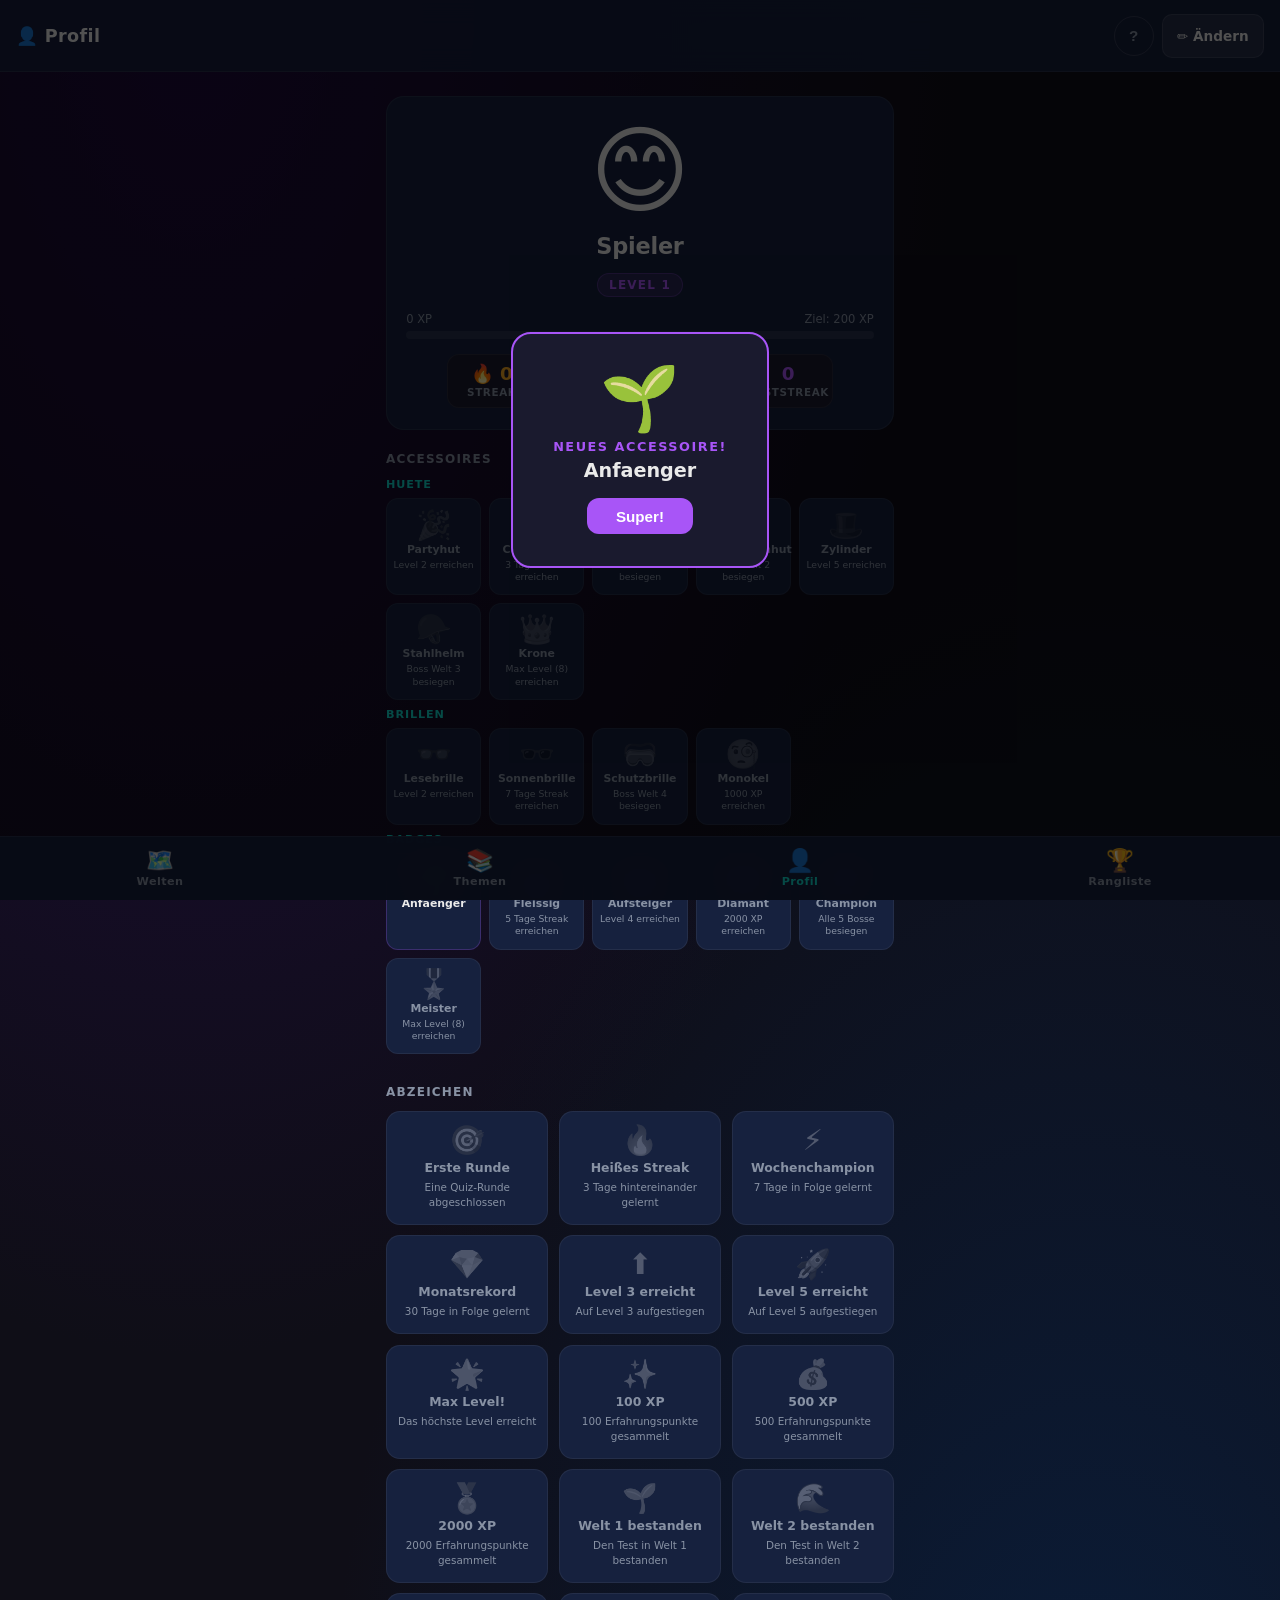
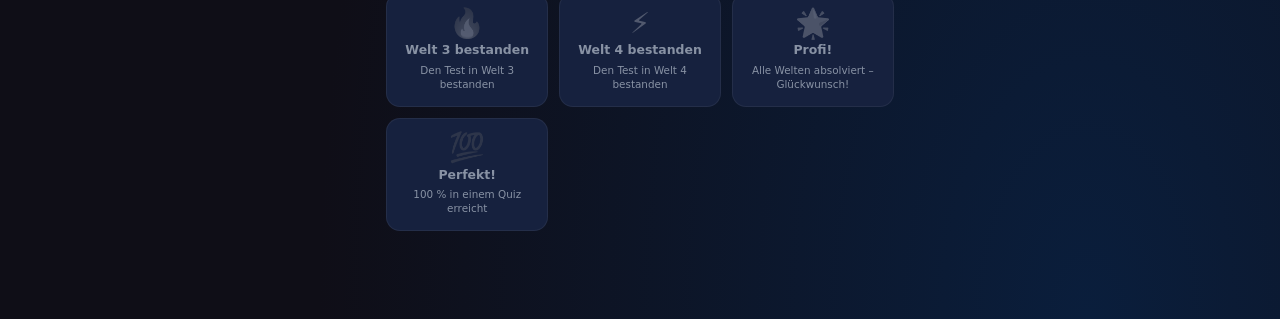
<file: profile.html>
<!DOCTYPE html>
<html lang="de">
<head>
  <meta charset="UTF-8" />
  <meta name="viewport" content="width=device-width, initial-scale=1.0" />
  <title>Deutsch Trainer – Profil</title>
  <link rel="stylesheet" href="css/avatar.css?v=0.3" />
  <style>
    *, *::before, *::after { box-sizing: border-box; margin: 0; padding: 0; }

    :root {
      --c-bg:      #0f0e17;
      --c-surface: #1a1a2e;
      --c-card:    #16213e;
      --c-accent1: #e94560;
      --c-accent2: #f5a623;
      --c-accent3: #0fd4c8;
      --c-purple:  #a855f7;
      --c-text:    #eaeaea;
      --c-muted:   #8892a4;
      --nav-h:     64px;
      --top-h:     72px;
    }

    body {
      min-height: 100vh;
      overflow-x: hidden;
      -webkit-tap-highlight-color: transparent;
      background: var(--c-bg);
      background-image:
        radial-gradient(ellipse at 15% 0%,   #1e0a3c 0%, transparent 50%),
        radial-gradient(ellipse at 85% 100%, #0a1e3c 0%, transparent 50%);
      font-family: 'Segoe UI', system-ui, sans-serif;
      color: var(--c-text);
      display: flex;
      flex-direction: column;
      padding-top: var(--top-h);
      padding-bottom: calc(var(--nav-h) + 1.5rem);
    }

    /* ── Top-Bar ────────────────────────────────────────────── */
    .topbar {
      position: fixed;
      top: 0; left: 0; right: 0;
      height: var(--top-h);
      z-index: 100;
      background: rgba(22, 33, 62, .92);
      backdrop-filter: blur(12px);
      border-bottom: 1px solid rgba(255,255,255,.07);
      display: flex;
      align-items: center;
      justify-content: space-between;
      padding: 0 1rem;
      gap: 1rem;
    }

    .topbar-title {
      font-size: 1.1rem;
      font-weight: 800;
      letter-spacing: .02em;
    }

    .edit-btn {
      background: rgba(255,255,255,.07);
      border: 1px solid rgba(255,255,255,.1);
      border-radius: 10px;
      color: var(--c-text);
      font-size: .85rem;
      font-weight: 600;
      padding: .55rem .9rem;
      min-height: 44px;
      display: inline-flex;
      align-items: center;
      cursor: pointer;
      text-decoration: none;
      transition: background .15s;
      white-space: nowrap;
    }
    .edit-btn:hover { background: rgba(255,255,255,.13); }

    /* ── Haupt-Content ──────────────────────────────────────── */
    .main {
      flex: 1;
      max-width: 540px;
      width: 100%;
      margin: 0 auto;
      padding: 1.5rem 1rem 0;
      display: flex;
      flex-direction: column;
      gap: 1.4rem;
    }

    /* ── Profil-Karte ───────────────────────────────────────── */
    .profil-karte {
      background: var(--c-card);
      border: 1.5px solid rgba(255,255,255,.07);
      border-radius: 18px;
      padding: 1.6rem 1.2rem 1.3rem;
      display: flex;
      flex-direction: column;
      align-items: center;
      gap: .9rem;
      text-align: center;
    }

    #avatar-container {
      display: flex;
      align-items: center;
      justify-content: center;
      min-height: 90px;
    }

    .profil-name {
      font-size: 1.4rem;
      font-weight: 900;
      letter-spacing: -.01em;
    }

    .level-badge {
      font-size: .75rem;
      font-weight: 700;
      letter-spacing: .1em;
      text-transform: uppercase;
      color: var(--c-purple);
      background: rgba(168,85,247,.12);
      border: 1px solid rgba(168,85,247,.28);
      border-radius: 99px;
      padding: .25rem .7rem;
    }

    /* ── XP-Leiste ──────────────────────────────────────────── */
    .xp-leiste { width: 100%; }

    .xp-labels {
      display: flex;
      justify-content: space-between;
      font-size: .72rem;
      color: var(--c-muted);
      margin-bottom: .35rem;
    }

    .xp-track {
      height: 8px;
      background: rgba(255,255,255,.08);
      border-radius: 99px;
      overflow: hidden;
    }

    .xp-fill {
      height: 100%;
      background: linear-gradient(90deg, var(--c-purple), var(--c-accent1));
      border-radius: 99px;
      transition: width .65s cubic-bezier(.4,0,.2,1);
    }

    /* ── Stats-Chips ────────────────────────────────────────── */
    .stats-zeile {
      display: flex;
      justify-content: center;
      gap: .55rem;
      flex-wrap: wrap;
      width: 100%;
    }

    .stat-chip {
      display: flex;
      flex-direction: column;
      align-items: center;
      gap: .15rem;
      background: var(--c-surface);
      border: 1px solid rgba(255,255,255,.07);
      border-radius: 12px;
      padding: .55rem .8rem;
      min-width: 64px;
      flex: 1;
      max-width: 90px;
    }

    .chip-wert {
      font-size: 1.15rem;
      font-weight: 900;
      line-height: 1.1;
    }

    .chip-label {
      font-size: .65rem;
      color: var(--c-muted);
      font-weight: 600;
      text-transform: uppercase;
      letter-spacing: .06em;
      white-space: nowrap;
    }

    .stat-chip.streak  { color: var(--c-accent2); }
    .stat-chip.herzen  { color: #ff6b8a; }
    .stat-chip.xp-ges  { color: var(--c-accent3); }
    .stat-chip.rekord  { color: var(--c-purple); }

    /* ── Abschnitt-Label ────────────────────────────────────── */
    .section-label {
      font-size: .75rem;
      font-weight: 700;
      letter-spacing: .1em;
      text-transform: uppercase;
      color: var(--c-muted);
      margin-bottom: .75rem;
    }

    /* ── Accessoire-Grid ──────────────────────────────────── */
    .acc-kategorie { margin-bottom: .5rem; }

    .acc-kategorie-titel {
      font-size: .7rem;
      font-weight: 700;
      letter-spacing: .08em;
      text-transform: uppercase;
      color: var(--c-accent3);
      margin-bottom: .45rem;
    }

    .acc-grid {
      display: grid;
      grid-template-columns: repeat(auto-fill, minmax(90px, 1fr));
      gap: .5rem;
    }

    .acc-item {
      background: var(--c-card);
      border: 1.5px solid rgba(255,255,255,.06);
      border-radius: 12px;
      padding: .7rem .4rem;
      display: flex;
      flex-direction: column;
      align-items: center;
      gap: .2rem;
      text-align: center;
      cursor: default;
      transition: border-color .15s, background .15s;
    }

    .acc-item.frei {
      cursor: pointer;
      border-color: rgba(168,85,247,.25);
    }
    .acc-item.frei:hover {
      background: rgba(168,85,247,.08);
    }

    .acc-item.aktiv {
      border-color: var(--c-accent3);
      background: rgba(15,212,200,.08);
    }

    .acc-item-emoji {
      font-size: 1.8rem;
      line-height: 1;
      filter: grayscale(1) opacity(.25);
    }
    .acc-item.frei .acc-item-emoji { filter: none; }

    .acc-item-name {
      font-size: .68rem;
      font-weight: 700;
      line-height: 1.2;
    }
    .acc-item:not(.frei) .acc-item-name { color: var(--c-muted); }

    .acc-item-hinweis {
      font-size: .58rem;
      color: var(--c-muted);
      line-height: 1.3;
    }
    .acc-item.frei .acc-item-hinweis { display: none; }

    /* ── Achievements-Grid ──────────────────────────────────── */
    .ach-grid {
      display: grid;
      grid-template-columns: repeat(auto-fill, minmax(130px, 1fr));
      gap: .65rem;
    }

    .ach-karte {
      background: var(--c-card);
      border: 1.5px solid rgba(255,255,255,.06);
      border-radius: 14px;
      padding: .9rem .65rem;
      display: flex;
      flex-direction: column;
      align-items: center;
      gap: .3rem;
      text-align: center;
    }

    .ach-karte.freigeschaltet {
      border-color: rgba(168,85,247,.35);
      background: rgba(168,85,247,.06);
    }

    .ach-karte.selten.freigeschaltet {
      border-color: rgba(251,191,36,.45);
      background: rgba(251,191,36,.05);
    }

    .ach-symbol {
      font-size: 1.8rem;
      line-height: 1;
      filter: grayscale(1) opacity(.28);
    }

    .ach-karte.freigeschaltet .ach-symbol { filter: none; }

    .ach-titel {
      font-size: .78rem;
      font-weight: 700;
      line-height: 1.25;
    }

    .ach-karte:not(.freigeschaltet) .ach-titel { color: var(--c-muted); }
    .ach-karte.selten.freigeschaltet .ach-titel { color: #fbbf24; }

    .ach-beschreibung {
      font-size: .65rem;
      color: var(--c-muted);
      line-height: 1.4;
    }

    /* ── Bottom-Nav ─────────────────────────────────────────── */
    .bottom-nav {
      position: fixed;
      bottom: 0; left: 0; right: 0;
      height: var(--nav-h);
      background: rgba(22, 33, 62, .96);
      backdrop-filter: blur(12px);
      border-top: 1px solid rgba(255,255,255,.07);
      display: flex;
      align-items: stretch;
      z-index: 100;
    }

    .nav-item {
      flex: 1;
      display: flex;
      flex-direction: column;
      align-items: center;
      justify-content: center;
      gap: .2rem;
      text-decoration: none;
      color: var(--c-muted);
      font-size: .7rem;
      font-weight: 600;
      letter-spacing: .04em;
      transition: color .15s;
    }
    .nav-item .nav-icon { font-size: 1.4rem; line-height: 1; }
    .nav-item.active { color: var(--c-accent3); }
    .nav-item:hover  { color: var(--c-text); }
  </style>
</head>
<body>

  <!-- ── Top-Bar ──────────────────────────────────────────── -->
  <header class="topbar">
    <span class="topbar-title">👤 Profil</span>
    <div style="display:flex;gap:.5rem;align-items:center">
      <button class="hilfe-btn" title="Tutorial / Hilfe" onclick="tutorialAnzeigen()">?</button>
      <a href="index.html" class="edit-btn">✏️ Ändern</a>
    </div>
  </header>

  <!-- ── Haupt-Content ─────────────────────────────────────── -->
  <main class="main">

    <!-- Profil-Karte -->
    <div class="profil-karte">
      <div id="avatar-container"></div>
      <div class="profil-name" id="profilName">Spieler</div>
      <span class="level-badge" id="levelBadge">Level 1</span>

      <!-- XP-Leiste -->
      <div class="xp-leiste">
        <div class="xp-labels">
          <span id="xpAktuell">0 XP</span>
          <span id="xpZiel">Ziel: 200 XP</span>
        </div>
        <div class="xp-track">
          <div class="xp-fill" id="xpFill" style="width:0%"></div>
        </div>
      </div>

      <!-- Stats-Chips -->
      <div class="stats-zeile">
        <div class="stat-chip streak">
          <span class="chip-wert">🔥 <span id="streakZahl">0</span></span>
          <span class="chip-label">Streak</span>
        </div>
        <div class="stat-chip herzen">
          <span class="chip-wert">❤️ <span id="herzenZahl">5</span></span>
          <span class="chip-label">Herzen</span>
        </div>
        <div class="stat-chip xp-ges">
          <span class="chip-wert" id="xpGesamt">0</span>
          <span class="chip-label">XP gesamt</span>
        </div>
        <div class="stat-chip rekord">
          <span class="chip-wert" id="streakRekord">0</span>
          <span class="chip-label">Beststreak</span>
        </div>
      </div>
    </div>

    <!-- Accessoires -->
    <section>
      <div class="section-label">Accessoires</div>
      <div id="accContainer">
        <!-- wird per JS befuellt -->
      </div>
    </section>

    <!-- Abzeichen -->
    <section>
      <div class="section-label">Abzeichen</div>
      <div class="ach-grid" id="achGrid">
        <!-- wird per JS befüllt -->
      </div>
    </section>

  </main>

  <!-- ── Bottom-Nav ────────────────────────────────────────── -->
  <nav class="bottom-nav" aria-label="Hauptnavigation">
    <a href="app.html"         class="nav-item">
      <span class="nav-icon">🗺️</span>Welten
    </a>
    <a href="themen.html"      class="nav-item">
      <span class="nav-icon">📚</span>Themen
    </a>
    <a href="profile.html"    class="nav-item active">
      <span class="nav-icon">👤</span>Profil
    </a>
    <a href="leaderboard.html" class="nav-item">
      <span class="nav-icon">🏆</span>Rangliste
    </a>
  </nav>

  <script src="js/storage.js?v=0.3"></script>
  <script src="js/xp.js?v=0.3"></script>
  <script src="js/avatar.js?v=0.3"></script>
  <script src="js/accessoires.js?v=0.3"></script>
  <script src="js/achievements.js?v=0.3"></script>
  <script src="js/tutorial.js?v=0.4"></script>
  <script>
    // XP-Tabelle (identisch mit xp.js)
    const XP_TAB = [0, 200, 500, 1000, 2000, 3500, 5500, 8000];

    function xpProzent(xp, level) {
      if (typeof xpFortschrittProzent === 'function') return xpFortschrittProzent(xp, level);
      const unter = XP_TAB[level - 1] ?? 0;
      const ober  = XP_TAB[level]     ?? XP_TAB[XP_TAB.length - 1];
      return Math.min(100, Math.max(0, Math.round(((xp - unter) / Math.max(1, ober - unter)) * 100)));
    }

    function naechstesXpZiel(level) {
      return XP_TAB[Math.min(level, XP_TAB.length - 1)];
    }

    // ── Profil rendern ─────────────────────────────────────────
    function renderProfil() {
      const spieler = spielerLaden();

      avatarAnzeigen(spieler.avatar, spieler.hat, spieler.glasses, {
        containerId:  'avatar-container',
        groesse:      'avatar-lg',
        startEmotion: 'cool',
        badge:        spieler.badge,
      });

      document.getElementById('profilName').textContent  = spieler.name;
      document.getElementById('levelBadge').textContent  = `Level ${spieler.level}`;
      document.getElementById('streakZahl').textContent  = spieler.streak;
      document.getElementById('herzenZahl').textContent  = spieler.hearts;
      document.getElementById('xpGesamt').textContent    = spieler.xp.toLocaleString('de');
      document.getElementById('streakRekord').textContent = spieler.streakRecord;

      const pct  = xpProzent(spieler.xp, spieler.level);
      const ziel = naechstesXpZiel(spieler.level);
      document.getElementById('xpFill').style.width = pct + '%';
      document.getElementById('xpAktuell').textContent = spieler.xp + ' XP';
      document.getElementById('xpZiel').textContent    =
        spieler.level >= 8 ? 'Max Level! 🌟' : `Ziel: ${ziel} XP`;
    }

    // ── Achievements rendern ───────────────────────────────────
    function renderAchievements() {
      const grid       = document.getElementById('achGrid');
      const vorhandene = achievementsLaden();

      if (typeof ACHIEVEMENTS_LISTE === 'undefined') return;

      grid.innerHTML = '';
      ACHIEVEMENTS_LISTE.forEach(ach => {
        const frei = vorhandene.includes(ach.id);
        const div  = document.createElement('div');
        div.className = 'ach-karte'
          + (frei        ? ' freigeschaltet' : '')
          + (ach.selten  ? ' selten'         : '');
        div.innerHTML = `
          <span class="ach-symbol">${ach.symbol}</span>
          <span class="ach-titel">${ach.titel}</span>
          <span class="ach-beschreibung">${ach.beschreibung}</span>`;
        grid.appendChild(div);
      });
    }

    // ── Accessoires rendern ────────────────────────────────────
    function renderAccessoires() {
      const container   = document.getElementById('accContainer');
      const spieler     = spielerLaden();
      const freiListe   = accessoiresFreigeschaltet();
      const kategorien  = [
        { typ: 'hut',    titel: 'Huete',    feld: 'hat' },
        { typ: 'brille', titel: 'Brillen',  feld: 'glasses' },
        { typ: 'badge',  titel: 'Badges',   feld: 'badge' },
      ];

      container.innerHTML = '';

      kategorien.forEach(kat => {
        const items = accessoireNachTyp(kat.typ);
        if (items.length === 0) return;

        const katDiv = document.createElement('div');
        katDiv.className = 'acc-kategorie';
        katDiv.innerHTML = `<div class="acc-kategorie-titel">${kat.titel}</div>`;

        const grid = document.createElement('div');
        grid.className = 'acc-grid';

        items.forEach(acc => {
          const istFrei = freiListe.includes(acc.id);
          const istAktiv = spieler[kat.feld] === acc.id;

          const div = document.createElement('div');
          div.className = 'acc-item'
            + (istFrei  ? ' frei'  : '')
            + (istAktiv ? ' aktiv' : '');

          div.innerHTML = `
            <span class="acc-item-emoji">${acc.emoji}</span>
            <span class="acc-item-name">${acc.name}</span>
            <span class="acc-item-hinweis">${acc.hinweis}</span>`;

          if (istFrei) {
            div.addEventListener('click', () => {
              // Toggle: nochmal klicken = abwaehlen
              const neuerWert = istAktiv ? null : acc.id;
              spielerSpeichern({ [kat.feld]: neuerWert });
              renderProfil();
              renderAccessoires();
            });
          }

          grid.appendChild(div);
        });

        katDiv.appendChild(grid);
        container.appendChild(katDiv);
      });
    }

    // ── Freischaltungs-Check ────────────────────────────────────
    function accessoiresFreischaltungPruefen() {
      const neueAcc = neuFreigeschalteteAccessoires();
      neueAcc.forEach(acc => accessoireFreischaltungAnzeigen(acc));
    }

    // ── Initialisierung ────────────────────────────────────────
    renderProfil();
    renderAccessoires();
    renderAchievements();
    accessoiresFreischaltungPruefen();
  </script>

</body>
</html>
</file>
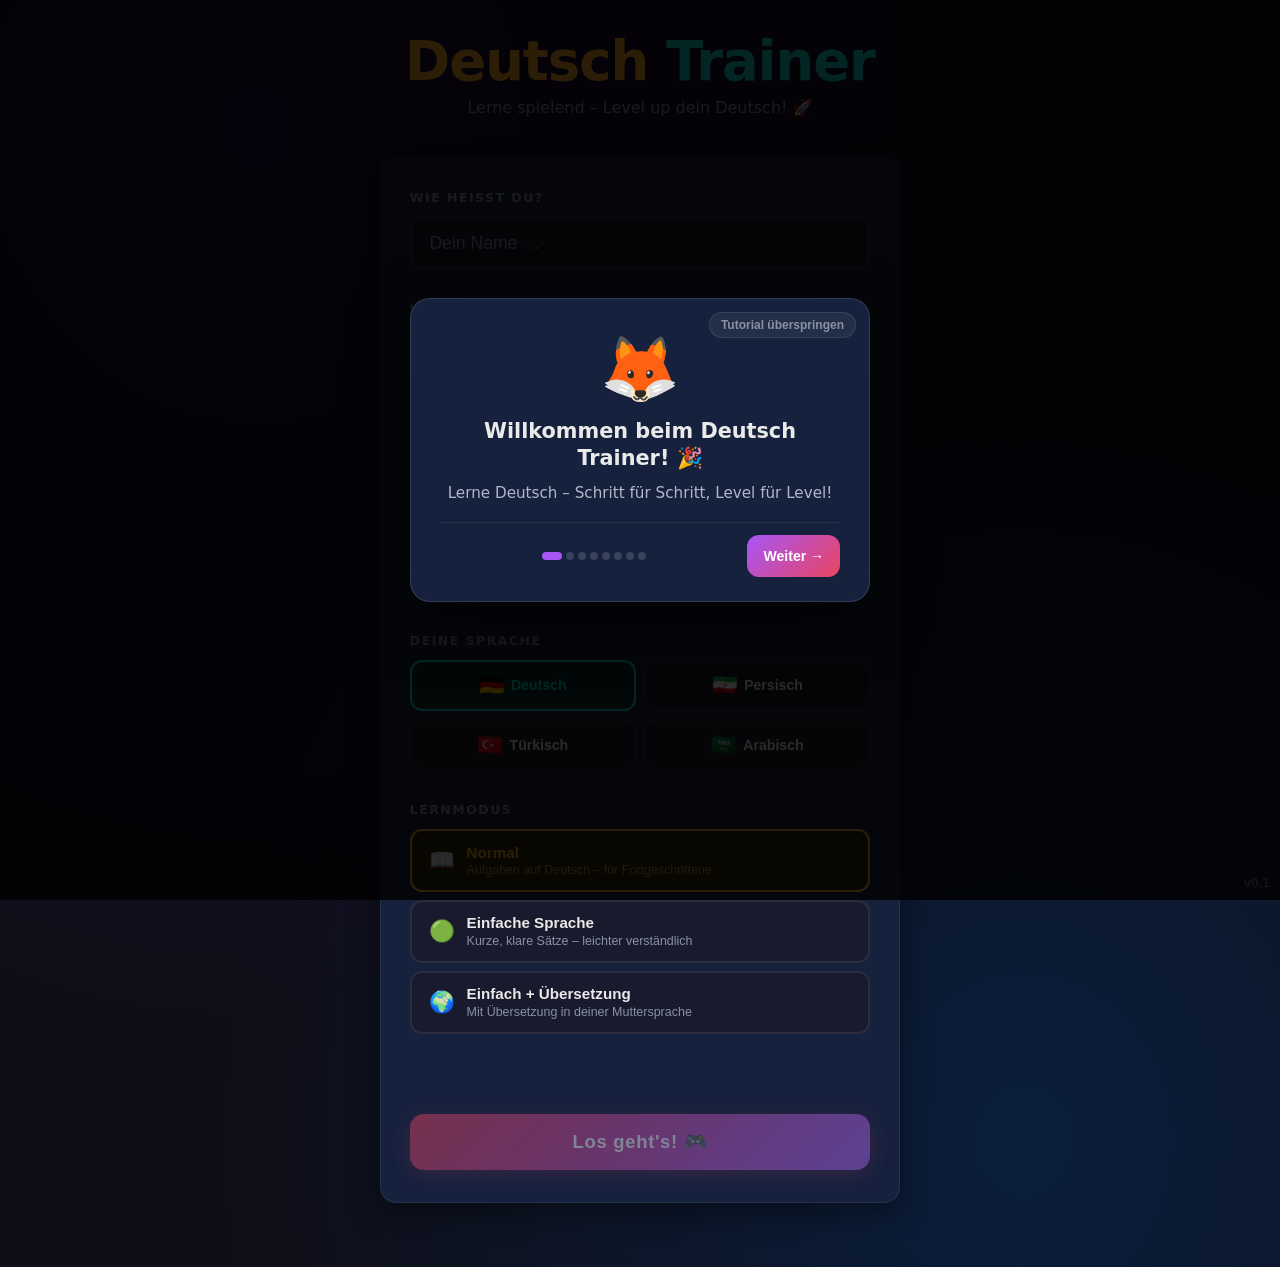
<file: quiz.html>
<!DOCTYPE html>
<html lang="de">
<head>
  <meta charset="UTF-8" />
  <meta name="viewport" content="width=device-width, initial-scale=1.0" />
  <title>Deutsch Trainer – Quiz</title>
  <link rel="stylesheet" href="css/avatar.css?v=0.3" />
  <link rel="stylesheet" href="css/quiz.css?v=0.3" />
  <style>
    /* ── Design-Tokens (identisch mit index/app) ────────────── */
    *, *::before, *::after { box-sizing: border-box; margin: 0; padding: 0; }

    :root {
      --c-bg:      #0f0e17;
      --c-surface: #1a1a2e;
      --c-card:    #16213e;
      --c-accent1: #e94560;
      --c-accent2: #f5a623;
      --c-accent3: #0fd4c8;
      --c-purple:  #a855f7;
      --c-text:    #eaeaea;
      --c-muted:   #8892a4;
      --radius:    16px;
    }

    body {
      min-height: 100vh;
      overflow-x: hidden;
      -webkit-tap-highlight-color: transparent;
      background: var(--c-bg);
      background-image:
        radial-gradient(ellipse at 20% 0%,  #1e0a3c 0%, transparent 55%),
        radial-gradient(ellipse at 80% 100%, #0a1e3c 0%, transparent 55%);
      font-family: 'Segoe UI', system-ui, sans-serif;
      color: var(--c-text);
      display: flex;
      flex-direction: column;
      align-items: center;
      padding: 1.5rem 1rem 3rem;
    }

    /* ── Zurück-Link ────────────────────────────────────────── */
    .quiz-toprow {
      display: flex;
      align-items: center;
      justify-content: space-between;
      width: 100%;
      max-width: 520px;
      margin-bottom: 1.2rem;
    }
    .back-link {
      color: var(--c-muted);
      text-decoration: none;
      font-size: .85rem;
      font-weight: 600;
      display: flex;
      align-items: center;
      gap: .35rem;
      transition: color .15s;
    }
    .back-link:hover { color: var(--c-text); }
    .sound-btn {
      background: none;
      border: 1px solid rgba(255,255,255,.12);
      border-radius: 99px;
      color: var(--c-muted);
      font-size: 1.1rem;
      padding: .4rem .7rem;
      min-width: 44px;
      min-height: 44px;
      display: inline-flex;
      align-items: center;
      justify-content: center;
      cursor: pointer;
      transition: color .15s, border-color .15s;
    }
    .sound-btn:hover { color: var(--c-text); border-color: rgba(255,255,255,.3); }

    /* ── Thema-Badge ────────────────────────────────────────── */
    .thema-badge {
      font-size: .7rem;
      font-weight: 700;
      letter-spacing: .1em;
      text-transform: uppercase;
      color: var(--c-accent3);
      background: rgba(15,212,200,.12);
      border: 1px solid rgba(15,212,200,.25);
      border-radius: 99px;
      padding: .25rem .75rem;
      margin-bottom: 1rem;
      align-self: center;
    }

    /* ── Avatar-Bereich ─────────────────────────────────────── */
    .avatar-bereich {
      display: flex;
      flex-direction: column;
      align-items: center;
      margin-bottom: .6rem;
    }

    /* ── Satz-Übersetzung ───────────────────────────────────── */
    .uebers-block {
      margin-top: .5rem;
      margin-bottom: .2rem;
    }
    .uebers-btn {
      font-size: .72rem;
      font-weight: 600;
      background: rgba(15,212,200,.07);
      border: 1px solid rgba(15,212,200,.22);
      border-radius: 99px;
      color: var(--c-accent3);
      padding: .28rem .8rem;
      cursor: pointer;
      transition: background .15s, opacity .15s;
    }
    .uebers-btn:hover    { background: rgba(15,212,200,.15); }
    .uebers-btn:disabled { opacity: .5; cursor: default; }
    .uebers-ausgabe {
      font-size: .88rem;
      color: var(--c-muted);
      line-height: 1.65;
      margin-top: .45rem;
      padding: .5rem .75rem;
      background: rgba(255,255,255,.04);
      border-left: 2px solid var(--c-accent3);
      border-radius: 0 8px 8px 0;
    }

    /* ── Herzen-Anzeige ─────────────────────────────────────── */
    .herzen-anzeige {
      font-size: 1.35rem;
      letter-spacing: .08rem;
      margin-bottom: 1rem;
      min-height: 1.8rem;
      text-align: center;
      overflow-wrap: break-word;
      max-width: 100%;
    }

    #avatar-container { /* avatar.js rendert hier hinein */
      display: flex;
      align-items: center;
      justify-content: center;
      min-height: 110px;
    }

    /* ── Inhaltskarte ───────────────────────────────────────── */
    .karte {
      background: var(--c-card);
      border: 1px solid rgba(255,255,255,.07);
      border-radius: var(--radius);
      padding: 1.6rem 1.5rem;
      width: 100%;
      max-width: 520px;
      display: flex;
      flex-direction: column;
      gap: 1.2rem;
    }

    /* ── Titel ──────────────────────────────────────────────── */
    .theorie-titel {
      font-size: clamp(1.3rem, 4vw, 1.7rem);
      font-weight: 900;
      line-height: 1.2;
    }

    /* ── Erklärungstext ─────────────────────────────────────── */
    .erklaerung {
      font-size: .97rem;
      line-height: 1.7;
      color: #d0d8e8;
    }

    /* ── Tap-to-Translate: anklickbare Wörter ───────────────── */
    span.wort {
      cursor: pointer;
      border-bottom: 1.5px dotted rgba(168,85,247,.55);
      transition: color .12s, border-color .12s;
      position: relative;
    }
    span.wort:hover  { color: var(--c-purple); border-color: var(--c-purple); }
    span.wort:focus  { outline: 2px solid var(--c-purple); border-radius: 2px; }
    span.wort.active { color: var(--c-accent3); }

    /* ── Beispiel-Block ─────────────────────────────────────── */
    .beispiel-block {
      background: rgba(168,85,247,.08);
      border-left: 3px solid var(--c-purple);
      border-radius: 0 12px 12px 0;
      padding: .9rem 1.1rem;
    }
    .beispiel-label {
      font-size: .68rem;
      font-weight: 700;
      letter-spacing: .1em;
      text-transform: uppercase;
      color: var(--c-purple);
      margin-bottom: .4rem;
    }
    .beispiel-satz {
      font-size: 1rem;
      font-weight: 600;
      line-height: 1.6;
      color: #e8e0f8;
    }
    .beispiel-satz .highlight {
      color: var(--c-accent2);
      font-weight: 800;
    }

    /* ── Merkhilfe ──────────────────────────────────────────── */
    .merkhilfe {
      display: flex;
      gap: .8rem;
      align-items: flex-start;
      background: rgba(245,166,35,.07);
      border: 1px solid rgba(245,166,35,.18);
      border-radius: 12px;
      padding: .85rem 1rem;
    }
    .merkhilfe-icon { font-size: 1.4rem; flex-shrink: 0; line-height: 1.4; }
    .merkhilfe-text {
      font-size: .88rem;
      line-height: 1.6;
      color: #ddd0b8;
    }

    /* ── Wie erkennen (Themen-Theorie) ────────────────────── */
    .wie-erkennen {
      display: flex;
      gap: .8rem;
      align-items: flex-start;
      background: rgba(15,212,200,.07);
      border: 1px solid rgba(15,212,200,.18);
      border-radius: 12px;
      padding: .85rem 1rem;
    }
    .wie-erkennen-icon { font-size: 1.4rem; flex-shrink: 0; line-height: 1.4; }
    .wie-erkennen-text {
      font-size: .88rem;
      line-height: 1.6;
      color: #b8ddd8;
    }

    /* ── Start-Button ───────────────────────────────────────── */
    .start-btn {
      display: flex;
      align-items: center;
      justify-content: center;
      gap: .5rem;
      width: 100%;
      padding: 1rem;
      border: none;
      border-radius: 14px;
      background: linear-gradient(135deg, var(--c-purple), var(--c-accent1));
      color: #fff;
      font-size: 1.1rem;
      font-weight: 800;
      letter-spacing: .04em;
      cursor: pointer;
      box-shadow: 0 4px 20px rgba(168,85,247,.35);
      transition: transform .15s, box-shadow .15s;
      margin-top: .4rem;
    }
    .start-btn:hover { transform: translateY(-2px); box-shadow: 0 8px 28px rgba(168,85,247,.45); }
    .start-btn:active { transform: translateY(0); }
    .btn-arrow { font-size: 1.2rem; }

    /* ── Übersetzungs-Popup ─────────────────────────────────── */
    #translate-popup {
      position: fixed;
      background: #1e1e3a;
      border: 1px solid var(--c-purple);
      border-radius: 10px;
      padding: .45rem .85rem;
      font-size: .88rem;
      font-weight: 600;
      color: var(--c-text);
      pointer-events: none;
      z-index: 999;
      white-space: normal;
      max-width: calc(100vw - 2rem);
      box-shadow: 0 4px 18px rgba(0,0,0,.55);
      opacity: 0;
      transform: translateY(4px);
      transition: opacity .15s, transform .15s;
    }
    #translate-popup.sichtbar {
      opacity: 1;
      transform: translateY(0);
    }
    #translate-popup .popup-sprache {
      font-size: .65rem;
      color: var(--c-muted);
      display: block;
      margin-bottom: .1rem;
    }

    /* ── Quiz-Zurück-Button (sichtbar als Pill-Button) ─────── */
    .back-link.quiz-zurueck {
      color: var(--c-text);
      background: rgba(255,255,255,.08);
      border: 1px solid rgba(255,255,255,.18);
      border-radius: 99px;
      padding: .45rem .9rem;
      min-height: 44px;
      display: inline-flex;
      align-items: center;
    }
    .back-link.quiz-zurueck:hover {
      background: rgba(255,255,255,.15);
      color: #fff;
      border-color: rgba(255,255,255,.35);
    }

    /* ── Abbruch-Bestätigung Modal ──────────────────────────── */
    #abbruch-modal {
      display: none;
      position: fixed;
      inset: 0;
      background: rgba(0,0,0,.65);
      z-index: 1000;
      align-items: center;
      justify-content: center;
      padding: 1rem;
    }
    #abbruch-modal.sichtbar { display: flex; }
    .abbruch-inhalt {
      background: var(--c-card);
      border: 1px solid rgba(255,255,255,.1);
      border-radius: var(--radius);
      padding: 1.8rem 1.5rem;
      max-width: 340px;
      width: 100%;
      display: flex;
      flex-direction: column;
      gap: .75rem;
      text-align: center;
    }
    .abbruch-text {
      font-size: 1.05rem;
      font-weight: 700;
      line-height: 1.4;
    }
    .abbruch-sub {
      font-size: .88rem;
      color: var(--c-muted);
      line-height: 1.55;
    }
    .abbruch-btns {
      display: flex;
      flex-direction: column;
      gap: .6rem;
      margin-top: .5rem;
    }
    .abbruch-ja {
      padding: .8rem;
      border: none;
      border-radius: 12px;
      background: var(--c-accent1);
      color: #fff;
      font-size: 1rem;
      font-weight: 700;
      cursor: pointer;
      transition: opacity .15s;
    }
    .abbruch-ja:hover { opacity: .85; }
    .abbruch-nein {
      padding: .8rem;
      border: 1px solid rgba(255,255,255,.15);
      border-radius: 12px;
      background: transparent;
      color: var(--c-text);
      font-size: 1rem;
      font-weight: 600;
      cursor: pointer;
      transition: background .15s;
    }
    .abbruch-nein:hover { background: rgba(255,255,255,.06); }

    /* ── Boss-Kampf UI ──────────────────────────────────────── */
    .boss-modus {
      background: var(--c-bg) !important;
      background-image: var(--boss-bg, linear-gradient(135deg, #0d0d1a, #1a0d2e)) !important;
    }

    .boss-arena {
      width: 100%;
      max-width: 520px;
      display: flex;
      align-items: center;
      gap: 1rem;
      padding: 1rem 1.2rem;
      margin-bottom: 1rem;
      background: rgba(0,0,0,.35);
      border: 1.5px solid rgba(233,69,96,.25);
      border-radius: 16px;
      box-shadow: 0 4px 24px rgba(233,69,96,.15);
    }

    .boss-figur {
      width: 72px;
      height: 72px;
      border-radius: 50%;
      background: rgba(233,69,96,.12);
      border: 2px solid rgba(233,69,96,.35);
      display: flex;
      align-items: center;
      justify-content: center;
      flex-shrink: 0;
      position: relative;
      transition: transform .15s;
    }
    .boss-figur.boss-endgegner {
      width: 96px;
      height: 96px;
      border-color: rgba(220,38,38,.6);
      background: rgba(220,38,38,.15);
      box-shadow: 0 0 24px rgba(220,38,38,.35), 0 0 48px rgba(220,38,38,.15);
      animation: drachen-glut 2s ease-in-out infinite;
    }
    @keyframes drachen-glut {
      0%, 100% { box-shadow: 0 0 24px rgba(220,38,38,.35), 0 0 48px rgba(220,38,38,.15); }
      50% { box-shadow: 0 0 32px rgba(255,60,20,.5), 0 0 64px rgba(255,60,20,.25); }
    }

    .boss-emoji {
      font-size: 2.2rem;
      line-height: 1;
    }
    .boss-endgegner .boss-emoji {
      font-size: 2.8rem;
    }

    .boss-info {
      flex: 1;
      min-width: 0;
    }

    .boss-namen-zeile {
      display: flex;
      align-items: baseline;
      justify-content: space-between;
      gap: .5rem;
      margin-bottom: .4rem;
    }

    .boss-kampf-name {
      font-size: .88rem;
      font-weight: 800;
      color: var(--c-text);
      white-space: nowrap;
      overflow: hidden;
      text-overflow: ellipsis;
    }

    .boss-hp-text {
      font-size: .72rem;
      font-weight: 700;
      color: var(--c-accent1);
      white-space: nowrap;
      flex-shrink: 0;
    }

    .boss-hp-leiste {
      width: 100%;
      height: 10px;
      background: rgba(255,255,255,.08);
      border-radius: 99px;
      overflow: hidden;
    }

    .boss-hp-fill {
      height: 100%;
      border-radius: 99px;
      transition: width .4s ease;
    }

    /* Boss-Treffer-Animation */
    @keyframes boss-wackeln {
      0%, 100% { transform: translateX(0); }
      15%  { transform: translateX(-8px) rotate(-3deg); }
      30%  { transform: translateX(8px) rotate(3deg); }
      45%  { transform: translateX(-6px) rotate(-2deg); }
      60%  { transform: translateX(6px) rotate(2deg); }
      75%  { transform: translateX(-3px); }
      90%  { transform: translateX(3px); }
    }
    .boss-getroffen {
      animation: boss-wackeln .5s ease;
    }

    /* Schadens-Popup über dem Boss */
    .boss-schaden-popup {
      position: absolute;
      top: -12px;
      left: 50%;
      transform: translateX(-50%);
      font-size: .85rem;
      font-weight: 800;
      color: #ef4444;
      text-shadow: 0 2px 4px rgba(0,0,0,.5);
      pointer-events: none;
      animation: schaden-hoch .85s ease forwards;
    }
    @keyframes schaden-hoch {
      0%   { opacity: 1; transform: translateX(-50%) translateY(0); }
      100% { opacity: 0; transform: translateX(-50%) translateY(-30px); }
    }

    /* Screen-Shake bei Spieler-Schaden */
    @keyframes screen-shake {
      0%, 100% { transform: translateX(0); }
      20%  { transform: translateX(-4px); }
      40%  { transform: translateX(4px); }
      60%  { transform: translateX(-3px); }
      80%  { transform: translateX(3px); }
    }
    .boss-shake {
      animation: screen-shake .4s ease;
    }

    /* ── Boss Sieg-Screen ──────────────────────────────────── */
    .boss-sieg-screen {
      display: flex;
      flex-direction: column;
      align-items: center;
      text-align: center;
      gap: .8rem;
      padding: .5rem 0;
    }
    .boss-sieg-icon {
      font-size: 3.5rem;
      opacity: .6;
      filter: grayscale(.7);
    }
    .boss-sieg-text {
      font-size: 1.4rem;
      font-weight: 900;
      color: #4ade80;
      text-shadow: 0 2px 12px rgba(74,222,128,.3);
    }
    .boss-sieg-sterne {
      font-size: 1.8rem;
      letter-spacing: 4px;
    }
    .boss-sieg-stats {
      display: flex;
      flex-direction: column;
      gap: .25rem;
      font-size: .9rem;
      margin: .3rem 0;
    }
    .boss-sieg-unlock {
      font-size: 1rem;
      font-weight: 700;
      color: var(--c-accent2);
      background: rgba(245,166,35,.08);
      border: 1px solid rgba(245,166,35,.2);
      border-radius: 12px;
      padding: .6rem 1.2rem;
      margin-top: .3rem;
    }

    /* ── Boss Niederlage-Screen ────────────────────────────── */
    .boss-niederlage-screen {
      display: flex;
      flex-direction: column;
      align-items: center;
      text-align: center;
      gap: .8rem;
      padding: .5rem 0;
    }
    .boss-niederlage-icon {
      font-size: 3rem;
    }
    .boss-niederlage-text {
      font-size: 1.4rem;
      font-weight: 900;
      color: var(--c-accent1);
    }
    .boss-niederlage-sub {
      font-size: .92rem;
      color: var(--c-muted);
      line-height: 1.6;
      white-space: pre-line;
    }
    .boss-niederlage-stats {
      display: flex;
      flex-direction: column;
      gap: .25rem;
      font-size: .9rem;
      margin: .3rem 0;
    }

    /* ── Fortschrittsleiste oben ────────────────────────────── */
    .fortschritt-leiste {
      width: 100%;
      max-width: 520px;
      height: 5px;
      background: rgba(255,255,255,.08);
      border-radius: 99px;
      margin-bottom: 1.2rem;
      overflow: hidden;
    }
    .fortschritt-fill {
      height: 100%;
      background: linear-gradient(90deg, var(--c-purple), var(--c-accent3));
      border-radius: 99px;
      transition: width .4s ease;
    }
  </style>
</head>
<body>

  <!-- Zurück + Sound-Toggle -->
  <div class="quiz-toprow">
    <a href="app.html" class="back-link" id="backLink">← Weltenübersicht</a>
    <button class="sound-btn" id="soundToggleBtn" title="Sound">🔊</button>
  </div>

  <!-- Fortschritt -->
  <div class="fortschritt-leiste" aria-hidden="true">
    <div class="fortschritt-fill" id="fortschrittFill" style="width:0%"></div>
  </div>

  <!-- Thema-Badge -->
  <div class="thema-badge" id="themaBadge">Welt 1 · 1. Klasse</div>

  <!-- Avatar -->
  <div class="avatar-bereich">
    <div id="avatar-container"></div>
  </div>

  <!-- Herzen-Anzeige -->
  <div class="herzen-anzeige" id="herzenAnzeige" aria-label="Herzen"></div>

  <!-- Inhaltskarte -->
  <div class="karte" id="theoriKarte">

    <h1 class="theorie-titel" id="theorieTitel">Lade …</h1>

    <p class="erklaerung" id="erklaerungText"></p>

    <div class="beispiel-block">
      <div class="beispiel-label">Beispiel</div>
      <div class="beispiel-satz" id="beispielSatz"></div>
    </div>

    <div class="merkhilfe">
      <span class="merkhilfe-icon">💡</span>
      <span class="merkhilfe-text" id="merkhilfeText"></span>
    </div>

    <div class="wie-erkennen" id="wieErkennenBlock" style="display:none">
      <span class="wie-erkennen-icon">🔍</span>
      <span class="wie-erkennen-text" id="wieErkennenText"></span>
    </div>

    <button class="start-btn" id="startBtn">
      Los geht's! <span class="btn-arrow">→</span>
    </button>

  </div>

  <!-- Abbruch-Bestätigung -->
  <div id="abbruch-modal" role="dialog" aria-modal="true" aria-labelledby="abbruchTitel">
    <div class="abbruch-inhalt">
      <p class="abbruch-text" id="abbruchTitel">
        Möchtest du wirklich aufhören?
      </p>
      <p class="abbruch-sub">
        Dein Fortschritt in dieser Runde geht verloren.
      </p>
      <div class="abbruch-btns">
        <button class="abbruch-ja"  id="abbruchJa">Ja, aufhören</button>
        <button class="abbruch-nein" id="abbruchNein">Weiter spielen</button>
      </div>
    </div>
  </div>

  <!-- Übersetzungs-Popup -->
  <div id="translate-popup" role="tooltip" aria-live="polite">
    <span class="popup-sprache" id="popupSprache"></span>
    <span id="popupText"></span>
  </div>

  <script src="js/storage.js?v=0.3"></script>
  <script src="js/sound.js?v=0.3"></script>
  <script src="js/xp.js?v=0.3"></script>
  <script src="js/streak.js?v=0.3"></script>
  <script src="js/avatar.js?v=0.3"></script>
  <script src="js/achievements.js?v=0.3"></script>
  <script src="js/accessoires.js?v=0.3"></script>
  <script src="js/quiz.js?v=0.3"></script>
  <script src="data/klasse1.js"></script>
  <script src="data/klasse2.js"></script>
  <script src="data/klasse3.js"></script>
  <script src="data/klasse4.js"></script>
  <script src="data/klasse5.js"></script>
  <script src="data/themen.js"></script>
  <script src="data/welt1.js"></script>
  <script src="data/welt2.js"></script>
  <script src="data/welt3.js"></script>
  <script src="data/welt4.js"></script>
  <script>
    // ================================================================
    //  Beispiel-Fragen pro Welt (Fallback bis data/klasse*.js existiert)
    //  Zeigt alle 11 Fragetypen als Demo
    // ================================================================
    const BEISPIEL_FRAGEN = {
      1: [
        {
          typ: 'multiple_choice',
          frage: 'Welches Wort ist ein Nomen (Substantiv)?',
          optionen: ['laufen', 'schön', 'der Hund', 'schnell'],
          richtig: 2,
          erklaerung: 'Nomen schreibt man groß und sie bezeichnen Dinge, Lebewesen oder Orte.',
        },
        {
          typ: 'richtig_falsch',
          frage: 'Stimmt diese Aussage?',
          aussage: 'Das Wort "laufen" ist ein Nomen und wird großgeschrieben.',
          richtig: false,
          erklaerung: '"laufen" ist ein Verb (Tätigkeitswort) und wird kleingeschrieben.',
        },
        {
          typ: 'lueckentext',
          frage: 'Fülle die Lücke aus: Der ___ bellt laut.',
          satz: 'Der ___ bellt laut.',
          optionen: ['Hund', 'laufen', 'schön', 'weil'],
          richtig: 'Hund',
          erklaerung: '"Hund" ist ein Nomen – deshalb großgeschrieben und passt hier als Subjekt.',
        },
        {
          typ: 'reihenfolge',
          frage: 'Bring die Wörter in die richtige Satzreihenfolge:',
          woerter: ['spielt', 'Die', 'Katze', 'draußen'],
          richtig: ['Die', 'Katze', 'spielt', 'draußen'],
          erklaerung: 'Im deutschen Aussagesatz steht das Verb (spielt) an zweiter Stelle.',
        },
        {
          typ: 'mehrfachauswahl',
          frage: 'Welche Wörter sind Nomen? (mehrere richtig)',
          optionen: ['Tisch', 'rennen', 'Schule', 'blau', 'Freund'],
          richtig: [0, 2, 4],
          erklaerung: 'Tisch, Schule und Freund sind Nomen – erkennbar an der Großschreibung.',
        },
      ],
      2: [
        {
          typ: 'multiple_choice',
          frage: 'Welcher Artikel gehört zu "Sonne"?',
          optionen: ['der', 'die', 'das', 'den'],
          richtig: 1,
          erklaerung: '"die Sonne" – Sonne ist weiblich (feminin).',
        },
        {
          typ: 'satz_korrigieren',
          frage: 'Finde das falsche Wort im Satz:',
          satz: 'Das hund schläft auf dem Sofa.',
          fehlerWort: 'hund',
          korrektWort: 'Hund',
          erklaerung: 'Nomen werden großgeschrieben: "der Hund", nicht "der hund".',
        },
        {
          typ: 'lueckentext',
          frage: 'Schreibe den richtigen Artikel: ___ Buch liegt auf dem Tisch.',
          satz: '___ Buch liegt auf dem Tisch.',
          richtig: 'Das',
          erklaerung: '"Buch" ist sächlich (neutrum) – deshalb "das Buch".',
        },
        {
          typ: 'richtig_falsch',
          frage: 'Stimmt diese Aussage?',
          aussage: 'Alle Nomen mit der Endung "-heit" sind weiblich (die).',
          richtig: true,
          erklaerung: 'Richtig! -heit, -keit, -ung sind immer feminin: die Freiheit, die Möglichkeit.',
        },
        {
          typ: 'multiple_choice',
          frage: 'Was ist der Plural von "das Kind"?',
          optionen: ['die Kinds', 'die Kinder', 'die Kindern', 'die Kinde'],
          richtig: 1,
          erklaerung: 'Der Plural von "das Kind" ist "die Kinder" – unregelmäßige Pluralform.',
        },
      ],
      3: [
        {
          typ: 'multiple_choice',
          frage: 'Welche Frage stellt man für den Dativ?',
          optionen: ['Wer?', 'Wen?', 'Wem?', 'Wessen?'],
          richtig: 2,
          erklaerung: '"Wem?" ist die Frage für den Dativ – der 3. Fall im Deutschen.',
        },
        {
          typ: 'richtig_falsch',
          frage: 'Stimmt diese Aussage?',
          aussage: 'Im Satz "Ich helfe dem Mann" steht "dem Mann" im Akkusativ.',
          richtig: false,
          erklaerung: '"dem Mann" steht im Dativ (Wem helfe ich? – dem Mann).',
        },
        {
          typ: 'satz_korrigieren',
          frage: 'Finde den Fehler im Satz:',
          satz: 'Ich gebe den Hund einen Knochen.',
          fehlerWort: 'den',
          korrektWort: 'dem',
          erklaerung: '"geben" verlangt den Dativ: Ich gebe dem Hund (Wem?) einen Knochen.',
        },
        {
          typ: 'mehrfachauswahl',
          frage: 'Welche Sätze enthalten den Dativ? (mehrere richtig)',
          optionen: [
            'Ich sehe den Hund.',
            'Er hilft dem Kind.',
            'Sie dankt ihrer Mutter.',
            'Wir kaufen ein Buch.',
          ],
          richtig: [1, 2],
          erklaerung: '"helfen" und "danken" fordern den Dativ (Wem?).',
        },
        {
          typ: 'lueckentext',
          frage: 'Ergänze den richtigen Artikel: Ich schreibe ___ Lehrerin einen Brief.',
          satz: 'Ich schreibe ___ Lehrerin einen Brief.',
          optionen: ['die', 'der', 'den', 'das'],
          richtig: 'der',
          erklaerung: '"Lehrerin" ist feminin. Im Dativ: "die" → "der Lehrerin".',
        },
      ],
      4: [
        {
          typ: 'synonym_finden',
          frage: 'Was ist ein Synonym für "mutig"?',
          optionen: ['ängstlich', 'tapfer', 'langsam', 'laut'],
          richtig: 1,
          erklaerung: '"tapfer" bedeutet dasselbe wie "mutig" – beide beschreiben Mut.',
        },
        {
          typ: 'synonym_verbinden',
          frage: 'Verbinde die Synonympaare:',
          paare: [
            ['schnell', 'flink'],
            ['groß', 'riesig'],
            ['schön', 'hübsch'],
          ],
          erklaerung: 'Synonyme sind Wörter mit gleicher oder sehr ähnlicher Bedeutung.',
        },
        {
          typ: 'homonym_bedeutung',
          frage: 'Was bedeutet "Bank" in diesem Satz?',
          satz: 'Die Kinder sitzen auf der Bank im Park.',
          optionen: [
            'Ein Geldinstitut',
            'Ein Sitzmöbel im Freien',
            'Ein Regal',
            'Eine Schulklasse',
          ],
          richtig: 1,
          erklaerung: 'Homonyme sind Wörter, die gleich klingen, aber verschiedene Bedeutungen haben.',
        },
        {
          typ: 'synonym_finden',
          frage: 'Welches Wort ist ein Synonym für "beginnen"?',
          optionen: ['aufhören', 'starten', 'schlafen', 'essen'],
          richtig: 1,
          erklaerung: '"starten" und "beginnen" bedeuten dasselbe: etwas in Gang setzen.',
        },
        {
          typ: 'homonym_bedeutung',
          frage: 'Was bedeutet "Schloss" in diesem Satz?',
          satz: 'Sie steckte den Schlüssel ins Schloss.',
          optionen: [
            'Ein großes Gebäude',
            'Eine Türverriegelung',
            'Ein See',
            'Ein Werkzeug',
          ],
          richtig: 1,
          erklaerung: '"Schloss" kann ein Gebäude (Schloss Neuschwanstein) oder eine Türverriegelung sein.',
        },
      ],
      5: [
        {
          typ: 'steigerung_bilden',
          frage: 'Bilde den Komparativ von "schnell":',
          wort: 'schnell',
          form: 'komparativ',
          richtig: 'schneller',
          erklaerung: 'Komparativ: schnell → schneller. Regel: Grundform + -er.',
        },
        {
          typ: 'steigerung_bilden',
          frage: 'Bilde den Superlativ von "groß":',
          wort: 'groß',
          form: 'superlativ',
          richtig: 'am größten',
          erklaerung: 'Superlativ: groß → am größten. Achtung: Umlaut (o → ö)!',
        },
        {
          typ: 'steigerung_ordnen',
          frage: 'Sortiere die Steigerungsformen:',
          woerter: ['am schnellsten', 'schneller', 'schnell'],
          richtig: ['schnell', 'schneller', 'am schnellsten'],
          erklaerung: 'Steigerung: Positiv → Komparativ → Superlativ.',
        },
        {
          typ: 'multiple_choice',
          frage: 'Welches Wort ist ein Fremdwort aus dem Englischen?',
          optionen: ['Tisch', 'Computer', 'Haus', 'Baum'],
          richtig: 1,
          erklaerung: '"Computer" stammt aus dem Englischen (to compute = berechnen).',
        },
        {
          typ: 'steigerung_ordnen',
          frage: 'Bringe "gut" in die richtige Steigerungsreihenfolge:',
          woerter: ['am besten', 'gut', 'besser'],
          richtig: ['gut', 'besser', 'am besten'],
          erklaerung: '"gut" hat eine unregelmäßige Steigerung: gut – besser – am besten.',
        },
      ],
    };

    // ================================================================
    //  Theorie-Inhalte pro Unterwelt (Platzhalter)
    // ================================================================
    const SUBWELT_THEORIE = {
      // Welt 1 Theorie wird dynamisch aus WELT1 geladen (siehe _subweltTheorieLaden)
      '1-1': null, '1-2': null, '1-3': null, '1-4': null, '1-5': null,
      // Welt 2 Theorie wird dynamisch aus WELT2 geladen (siehe _subweltTheorieLaden)
      '2-1': null, '2-2': null, '2-3': null, '2-4': null, '2-5': null,
      // Welt 3 Theorie wird dynamisch aus WELT3 geladen (siehe _subweltTheorieLaden)
      '3-1': null, '3-2': null, '3-3': null, '3-4': null, '3-5': null,
      // Welt 4 Theorie wird dynamisch aus WELT4 geladen (siehe _subweltTheorieLaden)
      '4-1': null, '4-2': null, '4-3': null, '4-4': null, '4-5': null,
      '5-1': { titel: 'Aufwärmrunde', erklaerung: 'Die erste Stufe des Endkampfs! Hier kommen 15 gemischte Fragen aus Welt 1 (Wortarten) und Welt 2 (Grammatik). Zeige, dass du die Grundlagen beherrschst!', beispiel: 'Nomen, Verben, Adjektive, Artikel, Pronomen + Satzglieder, Fälle, Zeitformen, Satzzeichen, Nebensätze.', merkhilfe: 'Denk an die Frageproben und die Grundregeln der deutschen Grammatik!' },
      '5-2': { titel: 'Steigerung', erklaerung: 'Stufe 2 wird härter! 15 gemischte Fragen aus Welt 3 (Rechtschreibung) und Welt 4 (Texte). Die Zeit läuft schneller als vorher!', beispiel: 'Groß-/Kleinschreibung, Getrennt-/Zusammenschreibung, Synonyme, Fremdwörter, Redewendungen + Textarten, Berichte, Briefe.', merkhilfe: 'Nutze die Proben und erinnere dich an die Merkmale jeder Textart!' },
      '5-3': { titel: 'Alles oder Nichts', erklaerung: 'Stufe 3: 20 Fragen aus ALLEN 4 Welten – bunt gemischt! Die Zeit wird knapper. Jetzt wird es ernst!', beispiel: 'Alles von Wortarten bis Zusammenfassungen – du musst auf alles vorbereitet sein.', merkhilfe: 'Lies jede Frage genau und antworte schnell aber überlegt!' },
      '5-4': { titel: 'Schnellfeuer', erklaerung: 'Stufe 4: Schnellfeuer! 25 Fragen aus allen Welten im Eilzugstempo. Nur wer wirklich sicher ist, übersteht diese Runde!', beispiel: 'Schnelle Antworten gefragt – jede Sekunde zählt!', merkhilfe: 'Vertrau deinem Wissen – langes Überlegen kostet wertvolle Zeit!' },
      '5-5': { titel: 'Vor dem Drachen', erklaerung: 'Die letzte Stufe vor dem Endkampf! 20 besonders knifflige Fragen. Hier kommen bevorzugt Fragen, die du in der Vergangenheit falsch beantwortet hast. Überwinde deine Schwächen!', beispiel: 'Deine persönlichen Schwachstellen + die härtesten Fragen aus allen Welten.', merkhilfe: 'Lerne aus deinen Fehlern – dann bist du bereit für den Deutsch-Drachen!' },
    };

    // Theorie aus WELT-Daten laden (mit Fallback auf SUBWELT_THEORIE)
    function _subweltTheorieLaden(key) {
      const weltDaten = {
        1: typeof WELT1 !== 'undefined' ? WELT1 : null,
        2: typeof WELT2 !== 'undefined' ? WELT2 : null,
        3: typeof WELT3 !== 'undefined' ? WELT3 : null,
        4: typeof WELT4 !== 'undefined' ? WELT4 : null,
        5: typeof WELT5 !== 'undefined' ? WELT5 : null,
      };
      const weltNrKey = parseInt(key.split('-')[0], 10);
      const welt = weltDaten[weltNrKey];
      if (welt && welt[key] && welt[key].theorie) {
        return welt[key].theorie;
      }
      return SUBWELT_THEORIE[key] ?? null;
    }

    const BOSS_THEORIE = {
      1: { titel: 'Bosskampf: Der Wort-Kobold', icon: '👺', erklaerung: 'Der Wort-Kobold hat 15 Lebenspunkte! Jede richtige Antwort ist ein Treffer. Jede falsche Antwort kostet dich ein Herz. Besiegst du ihn, wird Welt 2 freigeschaltet!', merkhilfe: 'Er stellt dir Fragen zu Nomen, Verben, Adjektiven, Artikeln und Pronomen!' },
      2: { titel: 'Bosskampf: Der Grammatik-Troll', icon: '🧌', erklaerung: 'Der Grammatik-Troll hat 15 Lebenspunkte! Er prüft dein Wissen über Satzglieder, Fälle, Zeitformen und Nebensätze. Triff ihn mit richtigen Antworten!', merkhilfe: 'Denk an Subjekt, Prädikat, Objekt und die 4 Fälle!' },
      3: { titel: 'Bosskampf: Die Rechtschreib-Hexe', icon: '🧙‍♀️', erklaerung: 'Die Rechtschreib-Hexe hat 15 Lebenspunkte! Sie testet Groß-/Kleinschreibung, Zusammenschreibung, Synonyme und Fremdwörter.', merkhilfe: 'Nutze die Artikel-Probe und denk an die Fremdwort-Zeichen!' },
      4: { titel: 'Bosskampf: Der Text-Golem', icon: '🗿', erklaerung: 'Der Text-Golem hat 15 Lebenspunkte! Er prüft alles über Textarten, Berichte, Briefe und Zusammenfassungen. Besiege ihn für den Endkampf!', merkhilfe: 'Achte auf die W-Fragen und die Merkmale jeder Textart!' },
      5: { titel: 'FINALER BOSSKAMPF: Der Deutsch-Drache', icon: '🐉', erklaerung: 'Der mächtige Deutsch-Drache hat 15 Lebenspunkte und stellt die härtesten Fragen aus ALLEN 4 vorherigen Welten! Er kennt keine Gnade. Nur wer Wortarten, Grammatik, Rechtschreibung und Texte wirklich beherrscht, kann ihn besiegen. Triff ihn mit richtigen Antworten und werde zum ultimativen Deutsch-Meister!', merkhilfe: 'Alles was du gelernt hast, kommt jetzt zusammen. Konzentrier dich, lies genau und gib alles!' },
    };

    // ================================================================
    //  Sprach-Mapping für das Popup
    // ================================================================
    const SPRACH_LABEL = { de: 'Deutsch', fa: 'Persisch', tr: 'Türkçe', ar: 'العربية' };

    // ================================================================
    //  Fragen für eine Welt laden (echte Datendateien oder Fallback)
    // ================================================================

    function fragenFuerWelt(nr) {
      const klassen = {
        1: typeof KLASSE1 !== 'undefined' ? KLASSE1 : null,
        2: typeof KLASSE2 !== 'undefined' ? KLASSE2 : null,
        3: typeof KLASSE3 !== 'undefined' ? KLASSE3 : null,
        4: typeof KLASSE4 !== 'undefined' ? KLASSE4 : null,
        5: typeof KLASSE5 !== 'undefined' ? KLASSE5 : null,
      };
      const daten = klassen[nr];
      if (!daten?.kategorien?.length) {
        return BEISPIEL_FRAGEN[nr] ?? BEISPIEL_FRAGEN[1];
      }
      // Alle Fragen aller Kategorien sammeln
      const alle = daten.kategorien.flatMap(k => k.fragen ?? []);
      return _gewichteteAuswahl(alle, 8);
    }

    // ================================================================
    //  Fragen für ein Thema laden (Themen-Quiz-Modus)
    // ================================================================
    function fragenFuerThema(key) {
      if (typeof THEMEN === 'undefined' || !THEMEN[key] || !THEMEN[key].fragen) return [];
      return _gewichteteAuswahl(THEMEN[key].fragen, THEMEN[key].fragen.length);
    }

    // ================================================================
    //  Fragen für eine Unterwelt laden
    // ================================================================

    // Fisher-Yates Shuffle (Hilfsfunktion)
    function _fisherYates(arr) {
      for (let i = arr.length - 1; i > 0; i--) {
        const j = Math.floor(Math.random() * (i + 1));
        [arr[i], arr[j]] = [arr[j], arr[i]];
      }
      return arr;
    }

    // Alle Fragen einer Welt sammeln (WELT-Daten)
    function _alleFragenAusWelt(weltNr) {
      const weltDaten = {
        1: typeof WELT1 !== 'undefined' ? WELT1 : null,
        2: typeof WELT2 !== 'undefined' ? WELT2 : null,
        3: typeof WELT3 !== 'undefined' ? WELT3 : null,
        4: typeof WELT4 !== 'undefined' ? WELT4 : null,
      };
      const welt = weltDaten[weltNr];
      if (!welt) return [];
      const fragen = [];
      for (let s = 1; s <= 5; s++) {
        const sub = welt[weltNr + '-' + s];
        if (sub?.fragen?.length) fragen.push(...sub.fragen);
      }
      return fragen;
    }

    // Falsch beantwortete Fragen laden (für Stufe 5.5)
    function _falscheFragenLaden() {
      try {
        const raw = localStorage.getItem('dt_falsche_fragen');
        return raw ? JSON.parse(raw) : [];
      } catch { return []; }
    }

    // Falsch beantwortete Frage speichern
    function _falscheFrageSpeichern(frage) {
      try {
        const liste = _falscheFragenLaden();
        // Duplikat-Check per Frage-Text
        if (!liste.some(f => f.frage === frage.frage)) {
          liste.push(frage);
          // Max 200 speichern (älteste entfernen)
          if (liste.length > 200) liste.splice(0, liste.length - 200);
          localStorage.setItem('dt_falsche_fragen', JSON.stringify(liste));
        }
      } catch { /* localStorage voll – ignorieren */ }
    }

    // Richtig beantwortete Frage aus Fehler-Liste entfernen
    function _falscheFrageEntfernen(frage) {
      try {
        const liste = _falscheFragenLaden();
        const neu = liste.filter(f => f.frage !== frage.frage);
        if (neu.length !== liste.length) {
          localStorage.setItem('dt_falsche_fragen', JSON.stringify(neu));
        }
      } catch { /* ignorieren */ }
    }

    // ================================================================
    //  Wiederholungslogik – Per-Frage-Statistik & gewichtete Auswahl
    // ================================================================

    const _STATS_KEY = 'dt_fragen_stats';
    const _cooldownListe = [];  // Letzte 5 gestellte Fragen (Frage-Text)

    // Einfacher String-Hash für Frage-Schlüssel
    function _frageHash(frage) {
      const s = frage.frage || '';
      let h = 0;
      for (let i = 0; i < s.length; i++) {
        h = ((h << 5) - h + s.charCodeAt(i)) | 0;
      }
      return 'q' + (h >>> 0).toString(36);
    }

    // Alle Stats laden
    function _statsLaden() {
      try {
        const raw = localStorage.getItem(_STATS_KEY);
        return raw ? JSON.parse(raw) : {};
      } catch { return {}; }
    }

    // Stats speichern
    function _statsSpeichern(stats) {
      try { localStorage.setItem(_STATS_KEY, JSON.stringify(stats)); } catch {}
    }

    // Einzelne Frage-Stat aktualisieren (aufgerufen aus quiz.js)
    function _frageStatAktualisieren(frage, richtig) {
      const stats = _statsLaden();
      const key = _frageHash(frage);
      if (!stats[key]) stats[key] = { r: 0, f: 0 };
      if (richtig) stats[key].r++;
      else stats[key].f++;
      _statsSpeichern(stats);
    }

    // Cooldown aktualisieren (aufgerufen aus quiz.js bei jeder gezeigten Frage)
    function _cooldownAktualisieren(frage) {
      const text = frage.frage || '';
      _cooldownListe.push(text);
      if (_cooldownListe.length > 5) _cooldownListe.shift();
    }

    // Gewichtete Auswahl aus einem Fragenpool
    function _gewichteteAuswahl(pool, anzahl) {
      if (!pool.length) return [];
      if (pool.length <= anzahl) return _fisherYates([...pool]);

      const stats = _statsLaden();

      // Cooldown-Fragen herausfiltern
      const cooldownSet = new Set(_cooldownListe);
      let verfuegbar = pool.filter(f => !cooldownSet.has(f.frage || ''));

      // Falls nach Cooldown zu wenige übrig: alle nehmen
      if (verfuegbar.length < anzahl) verfuegbar = [...pool];

      // Gewichte berechnen
      const gewichtet = verfuegbar.map(f => {
        const key = _frageHash(f);
        const s = stats[key];
        let gewicht;
        if (!s) {
          // Noch nie beantwortet → leicht erhöht (Coverage sicherstellen)
          gewicht = 1.5;
        } else {
          // Mehr Fehler = höheres Gewicht, mehr Richtig = niedrigeres
          gewicht = Math.max(0.2, 1 + (s.f * 2) - (s.r * 0.5));
        }
        return { frage: f, gewicht };
      });

      // Gewichtete Zufallsauswahl (ohne Zurücklegen)
      const ausgewaehlt = [];
      while (ausgewaehlt.length < anzahl && gewichtet.length > 0) {
        const gesamtGewicht = gewichtet.reduce((sum, g) => sum + g.gewicht, 0);
        let zufall = Math.random() * gesamtGewicht;
        for (let i = 0; i < gewichtet.length; i++) {
          zufall -= gewichtet[i].gewicht;
          if (zufall <= 0) {
            ausgewaehlt.push(gewichtet[i].frage);
            gewichtet.splice(i, 1);
            break;
          }
        }
      }

      return _fisherYates(ausgewaehlt);
    }

    // Welt 5 Stufen-Konfiguration: { quellen: [Welt-Nummern], anzahl: Fragenanzahl }
    const WELT5_STUFEN = {
      1: { quellen: [1, 2],       anzahl: 15 },  // Aufwärmrunde
      2: { quellen: [3, 4],       anzahl: 15 },  // Steigerung
      3: { quellen: [1, 2, 3, 4], anzahl: 20 },  // Alles oder Nichts
      4: { quellen: [1, 2, 3, 4], anzahl: 25 },  // Schnellfeuer
      5: { quellen: [1, 2, 3, 4], anzahl: 20 },  // Vor dem Drachen (bevorzugt Fehler)
    };

    function fragenFuerSubwelt(weltNr, subNr) {
      // ── Welt 5: Fragen aus anderen Welten ziehen ──
      if (weltNr === 5) {
        const stufe = WELT5_STUFEN[subNr];
        if (!stufe) return [];

        // Stufe 5.5: Bevorzugt falsche Fragen
        if (subNr === 5) {
          const falsche = _falscheFragenLaden();
          let pool = [];

          if (falsche.length >= 10) {
            // Genug Fehler-Fragen: bevorzugt daraus nehmen
            pool = _fisherYates([...falsche]);
            // Rest mit zufälligen Fragen auffüllen
            const rest = [];
            for (const w of stufe.quellen) rest.push(..._alleFragenAusWelt(w));
            _fisherYates(rest);
            // Fehler-Fragen zuerst, dann auffüllen (ohne Duplikate)
            const frageTexte = new Set(pool.map(f => f.frage));
            for (const f of rest) {
              if (!frageTexte.has(f.frage)) {
                pool.push(f);
                frageTexte.add(f.frage);
              }
              if (pool.length >= stufe.anzahl) break;
            }
          } else {
            // Wenige Fehler: normal mischen, Fehler-Fragen an den Anfang
            for (const w of stufe.quellen) pool.push(..._alleFragenAusWelt(w));
            _fisherYates(pool);
          }
          return pool.slice(0, stufe.anzahl);
        }

        // Stufe 5.1–5.4: Fragen aus den angegebenen Quellwelten
        let pool = [];
        for (const w of stufe.quellen) pool.push(..._alleFragenAusWelt(w));
        return _gewichteteAuswahl(pool, stufe.anzahl);
      }

      // ── Welt 1–4: Normal aus WELT-Daten laden ──
      const weltDaten = {
        1: typeof WELT1 !== 'undefined' ? WELT1 : null,
        2: typeof WELT2 !== 'undefined' ? WELT2 : null,
        3: typeof WELT3 !== 'undefined' ? WELT3 : null,
        4: typeof WELT4 !== 'undefined' ? WELT4 : null,
      };

      const welt = weltDaten[weltNr];
      const key  = weltNr + '-' + subNr;

      if (welt && welt[key] && welt[key].fragen && welt[key].fragen.length > 0) {
        return _gewichteteAuswahl(welt[key].fragen, 10);
      }

      // Fallback: Platzhalter-Fragen
      return [
        { typ: 'multiple_choice', frage: 'Platzhalter-Frage 1 (Welt ' + weltNr + '.' + subNr + ')', optionen: ['Richtige Antwort', 'Falsch B', 'Falsch C', 'Falsch D'], richtig: 0, erklaerung: 'Platzhalter.' },
        { typ: 'richtig_falsch', frage: 'Platzhalter-Aussage (Welt ' + weltNr + '.' + subNr + ')', richtig: true, erklaerung: 'Platzhalter.' },
      ];
    }

    // ================================================================
    //  Fragen für einen Bosskampf laden
    //  Welt 1-4: Fragen aus der eigenen Welt (Klassendaten)
    //  Welt 5: Fragen aus ALLEN vorherigen Welten gemischt
    // ================================================================
    function fragenFuerBoss(weltNr) {
      const weltDaten = {
        1: typeof WELT1 !== 'undefined' ? WELT1 : null,
        2: typeof WELT2 !== 'undefined' ? WELT2 : null,
        3: typeof WELT3 !== 'undefined' ? WELT3 : null,
        4: typeof WELT4 !== 'undefined' ? WELT4 : null,
        5: typeof WELT5 !== 'undefined' ? WELT5 : null,
      };
      const klassen = {
        1: typeof KLASSE1 !== 'undefined' ? KLASSE1 : null,
        2: typeof KLASSE2 !== 'undefined' ? KLASSE2 : null,
        3: typeof KLASSE3 !== 'undefined' ? KLASSE3 : null,
        4: typeof KLASSE4 !== 'undefined' ? KLASSE4 : null,
        5: typeof KLASSE5 !== 'undefined' ? KLASSE5 : null,
      };

      // Fragen aus einer Welt sammeln (WELT-Daten + KLASSE-Daten)
      function _fragenAusWelt(w) {
        const fragen = [];
        // Aus WELT-Daten (Subwelten)
        const welt = weltDaten[w];
        if (welt) {
          for (let s = 1; s <= 5; s++) {
            const sub = welt[w + '-' + s];
            if (sub?.fragen?.length) fragen.push(...sub.fragen);
          }
        }
        // Aus KLASSE-Daten (Kategorien)
        const klasse = klassen[w];
        if (klasse?.kategorien?.length) {
          fragen.push(...klasse.kategorien.flatMap(k => k.fragen ?? []));
        }
        return fragen;
      }

      let alle = [];

      if (weltNr === 5) {
        // Endkampf: Fragen aus ALLEN 4 vorherigen Welten
        for (let w = 1; w <= 4; w++) {
          alle.push(..._fragenAusWelt(w));
        }
      } else {
        alle = _fragenAusWelt(weltNr);
      }

      // Falls keine echten Daten: Fallback auf Beispielfragen
      if (alle.length === 0) {
        if (weltNr === 5) {
          for (let w = 1; w <= 4; w++) {
            alle.push(...(BEISPIEL_FRAGEN[w] ?? []));
          }
        } else {
          alle = [...(BEISPIEL_FRAGEN[weltNr] ?? BEISPIEL_FRAGEN[1])];
        }
      }

      // Boss bekommt 15 gewichtete Fragen (werden zyklisch wiederholt)
      return _gewichteteAuswahl(alle, 15);
    }

    // ================================================================
    //  URL-Parameter lesen (shared für beide Phasen)
    // ================================================================
    const params   = new URLSearchParams(window.location.search);
    const weltNr   = parseInt(params.get('welt') ?? '1', 10);
    const subNr    = parseInt(params.get('sub') ?? '0', 10);
    const isBoss   = params.has('boss');
    const isDaily  = params.has('daily');
    const phase    = params.get('phase') ?? 'theorie';   // 'theorie' | 'quiz'
    const modus    = params.get('modus') ?? '';           // '' | 'thema'
    const themaKey = params.get('thema') ?? '';           // z. B. 'nomen', 'das-dass'
    const istThemaQuiz = (modus === 'thema' && themaKey);

    // ================================================================
    //  Profil & Einstellungen laden (shared)
    // ================================================================
    const spieler     = spielerLaden();
    const sprache     = spracheLaden();
    const tapModus    = spieler.sprachModus === 'tap';
    const zielSprache = sprache.sprache ?? 'de';

    // ================================================================
    //  Avatar rendern (shared – Emotion je nach Phase)
    // ================================================================
    avatarAnzeigen(spieler.avatar, spieler.hat, spieler.glasses, {
      containerId:  'avatar-container',
      groesse:      'avatar-lg',
      startEmotion: phase === 'quiz' ? 'happy' : 'cool',
      badge:        spieler.badge,
    });

    // ================================================================
    //  Zurück-Link (shared)
    // ================================================================
    document.getElementById('backLink').textContent =
      istThemaQuiz ? '← Themen' : '← Welten';

    // ================================================================
    //  QUIZ-PHASE: Engine starten → Theorie-Inhalt überspringen
    // ================================================================
    if (phase === 'quiz') {
      // Badge + Titel bestimmen
      const themaLabel = themaKey.replace(/-/g, ' ').replace(/\b\w/g, c => c.toUpperCase());
      if (istThemaQuiz) {
        document.getElementById('themaBadge').textContent = `📚 ${themaLabel}`;
        document.title = `Deutsch Trainer – ${themaLabel}`;
      } else if (isBoss) {
        document.getElementById('themaBadge').textContent = `⚔️ Bosskampf · Welt ${weltNr}`;
        document.title = `Deutsch Trainer – Bosskampf Welt ${weltNr}`;
      } else if (subNr > 0) {
        document.getElementById('themaBadge').textContent = `🌍 Welt ${weltNr}.${subNr}`;
        document.title = `Deutsch Trainer – Welt ${weltNr}.${subNr}`;
      } else {
        document.getElementById('themaBadge').textContent = isDaily ? '⚡ Challenge' : `Welt ${weltNr}`;
        document.title = `Deutsch Trainer – Quiz`;
      }

      // Fragen laden
      let fragen;
      const quizOptionen = { weltNr, containerId: 'theoriKarte' };
      if (istThemaQuiz) {
        fragen = fragenFuerThema(themaKey);
        quizOptionen.xpProAntwort = 5;
      } else if (isBoss) {
        fragen = fragenFuerBoss(weltNr);
        quizOptionen.isBoss = true;
      } else if (subNr > 0) {
        fragen = fragenFuerSubwelt(weltNr, subNr);
        quizOptionen.subNr = subNr;
      } else {
        fragen = fragenFuerWelt(weltNr);
      }
      quizStarten(fragen, quizOptionen);

      // ── Zurück-Button: Bestätigung vor Abbruch ────────────────
      const _backLink   = document.getElementById('backLink');
      const _modal      = document.getElementById('abbruch-modal');
      const _btnJa      = document.getElementById('abbruchJa');
      const _btnNein    = document.getElementById('abbruchNein');

      _backLink.textContent = '← Zurück';
      _backLink.classList.add('quiz-zurueck');

      _backLink.addEventListener('click', e => {
        e.preventDefault();
        _modal.classList.add('sichtbar');
        _btnJa.focus();
      });

      _btnJa.addEventListener('click', () => {
        window.location.href = istThemaQuiz ? 'themen.html' : 'app.html';
      });

      _btnNein.addEventListener('click', () => {
        _modal.classList.remove('sichtbar');
        _backLink.focus();
      });

      document.addEventListener('keydown', e => {
        if (e.key === 'Escape' && _modal.classList.contains('sichtbar')) {
          _modal.classList.remove('sichtbar');
        }
      });

    } else {
      // ================================================================
      //  THEORIE-PHASE: Inhalt aufbauen
      // ================================================================

      if (istThemaQuiz) {
        // ── Themen-Theorie ──────────────────────────────────────
        const themaObj = (typeof THEMEN !== 'undefined' && THEMEN[themaKey]) ? THEMEN[themaKey] : null;
        const theorie  = themaObj ? themaObj.theorie : null;

        if (!theorie) {
          // Fallback: direkt zum Quiz
          window.location.href = `quiz.html?modus=thema&thema=${encodeURIComponent(themaKey)}&phase=quiz`;
        } else {
          const themaLabel = themaKey.replace(/-/g, ' ').replace(/\b\w/g, c => c.toUpperCase());
          document.getElementById('themaBadge').textContent = `📚 ${themaLabel} · Theorie`;
          document.title  = `Deutsch Trainer – ${theorie.titel}`;
          document.getElementById('theorieTitel').textContent = theorie.titel;

          // Erklärung – Wort-für-Wort antippbar wenn Übersetzungsmodus aktiv
          const erklaerungEl = document.getElementById('erklaerungText');
          if (tapModus && zielSprache !== 'de') {
            erklaerungEl.innerHTML = '';
            erklaerungEl.appendChild(_quizFrageZuSpans(theorie.erklaerung));
          } else {
            erklaerungEl.textContent = theorie.erklaerung;
          }

          // Beispiel – Wort-für-Wort antippbar wenn Übersetzungsmodus aktiv
          const beispielEl = document.getElementById('beispielSatz');
          if (tapModus && zielSprache !== 'de') {
            const plainText = theorie.beispiel.replace(/<[^>]*>/g, '');
            beispielEl.innerHTML = '';
            beispielEl.appendChild(_quizFrageZuSpans(plainText));
          } else {
            beispielEl.innerHTML = theorie.beispiel;
          }

          // Satz-Übersetzungs-Button unter dem Beispielsatz
          if (zielSprache !== 'de' && typeof _uebersetzerBlock === 'function') {
            const beispielBlock = document.querySelector('.beispiel-block');
            if (beispielBlock) {
              beispielBlock.appendChild(
                _uebersetzerBlock(
                  () => document.getElementById('beispielSatz').textContent.trim(),
                  zielSprache
                )
              );
            }
          }

          // Merkhilfe – Wort-für-Wort antippbar wenn Übersetzungsmodus aktiv
          const merkhilfeEl = document.getElementById('merkhilfeText');
          if (tapModus && zielSprache !== 'de') {
            merkhilfeEl.innerHTML = '';
            merkhilfeEl.appendChild(_quizFrageZuSpans(theorie.merkhilfe));
          } else {
            merkhilfeEl.textContent = theorie.merkhilfe;
          }

          // Wie erkennen (nur bei Themen-Theorie) – Wort-für-Wort antippbar
          const wieBlock = document.getElementById('wieErkennenBlock');
          wieBlock.style.display = 'flex';
          const wieErkennenEl = document.getElementById('wieErkennenText');
          if (tapModus && zielSprache !== 'de') {
            wieErkennenEl.innerHTML = '';
            wieErkennenEl.appendChild(_quizFrageZuSpans(theorie.wie_erkennen));
          } else {
            wieErkennenEl.textContent = theorie.wie_erkennen;
          }

          // Übersetzungs-Buttons für alle Textblöcke
          if (zielSprache !== 'de' && typeof _uebersetzerBlock === 'function') {
            erklaerungEl.parentNode.insertBefore(
              _uebersetzerBlock(() => theorie.erklaerung, zielSprache),
              erklaerungEl.nextSibling
            );

            const merkhilfeWrap = merkhilfeEl.closest('.merkhilfe');
            if (merkhilfeWrap) {
              merkhilfeWrap.parentNode.insertBefore(
                _uebersetzerBlock(() => theorie.merkhilfe, zielSprache),
                merkhilfeWrap.nextSibling
              );
            }

            const wieErkennenWrap = wieErkennenEl.closest('.wie-erkennen');
            if (wieErkennenWrap) {
              wieErkennenWrap.parentNode.insertBefore(
                _uebersetzerBlock(() => theorie.wie_erkennen, zielSprache),
                wieErkennenWrap.nextSibling
              );
            }
          }

          // Tap-to-Translate initialisieren (API-basiert)
          if (tapModus && zielSprache !== 'de') {
            _quizTapToTranslateInit();
          }

          document.getElementById('fortschrittFill').style.width = '5%';

          // "Los geht's!"-Button → zum Quiz
          document.getElementById('startBtn').addEventListener('click', () => {
            avatarEmotion('happy');
            setTimeout(() => {
              window.location.href = `quiz.html?modus=thema&thema=${encodeURIComponent(themaKey)}&phase=quiz`;
            }, 400);
          });
        }

      } else if (subNr > 0) {
        // ── Unterwelt-Theorie ────────────────────────────────────
        const subKey  = weltNr + '-' + subNr;
        const theorie = _subweltTheorieLaden(subKey);

        if (!theorie) {
          window.location.href = `quiz.html?welt=${weltNr}&sub=${subNr}&phase=quiz`;
        } else {
          document.getElementById('themaBadge').textContent = `🌍 Welt ${weltNr}.${subNr} · Theorie`;
          document.title  = `Deutsch Trainer – ${theorie.titel}`;
          document.getElementById('theorieTitel').textContent = theorie.titel;

          // Erklärung – Wort-für-Wort antippbar im Übersetzungsmodus
          const erklaerungEl = document.getElementById('erklaerungText');
          if (tapModus && zielSprache !== 'de') {
            erklaerungEl.innerHTML = '';
            erklaerungEl.appendChild(_quizFrageZuSpans(theorie.erklaerung));
          } else {
            erklaerungEl.textContent = theorie.erklaerung;
          }

          // Beispiel
          const beispielEl = document.getElementById('beispielSatz');
          if (tapModus && zielSprache !== 'de') {
            const plainText = theorie.beispiel.replace(/<[^>]*>/g, '');
            beispielEl.innerHTML = '';
            beispielEl.appendChild(_quizFrageZuSpans(plainText));
          } else {
            beispielEl.innerHTML = theorie.beispiel;
          }

          // Satz-Übersetzungs-Button unter Beispielsatz
          if (zielSprache !== 'de' && typeof _uebersetzerBlock === 'function') {
            const beispielBlock = document.querySelector('.beispiel-block');
            if (beispielBlock) {
              beispielBlock.appendChild(
                _uebersetzerBlock(() => document.getElementById('beispielSatz').textContent.trim(), zielSprache)
              );
            }
          }

          // Merkhilfe
          const merkhilfeEl = document.getElementById('merkhilfeText');
          if (tapModus && zielSprache !== 'de') {
            merkhilfeEl.innerHTML = '';
            merkhilfeEl.appendChild(_quizFrageZuSpans(theorie.merkhilfe));
          } else {
            merkhilfeEl.textContent = theorie.merkhilfe;
          }

          // Übersetzungs-Buttons für Erklärung und Merkhilfe
          if (zielSprache !== 'de' && typeof _uebersetzerBlock === 'function') {
            erklaerungEl.parentNode.insertBefore(
              _uebersetzerBlock(() => theorie.erklaerung, zielSprache),
              erklaerungEl.nextSibling
            );
            const merkhilfeWrap = merkhilfeEl.closest('.merkhilfe');
            if (merkhilfeWrap) {
              merkhilfeWrap.parentNode.insertBefore(
                _uebersetzerBlock(() => theorie.merkhilfe, zielSprache),
                merkhilfeWrap.nextSibling
              );
            }
          }

          // Tap-to-Translate initialisieren
          if (tapModus && zielSprache !== 'de') _quizTapToTranslateInit();

          document.getElementById('fortschrittFill').style.width = '5%';

          document.getElementById('startBtn').addEventListener('click', () => {
            avatarEmotion('happy');
            setTimeout(() => {
              window.location.href = `quiz.html?welt=${weltNr}&sub=${subNr}&phase=quiz`;
            }, 400);
          });
        }

      } else if (isBoss) {
        // ── Boss-Intro ──────────────────────────────────────────
        const boss = BOSS_THEORIE[weltNr] ?? BOSS_THEORIE[1];

        document.getElementById('themaBadge').textContent = `⚔️ Bosskampf · Welt ${weltNr}`;
        document.title  = `Deutsch Trainer – ${boss.titel}`;
        document.getElementById('theorieTitel').textContent = `${boss.icon} ${boss.titel}`;

        // Erklärung
        const erklaerungEl = document.getElementById('erklaerungText');
        if (tapModus && zielSprache !== 'de') {
          erklaerungEl.innerHTML = '';
          erklaerungEl.appendChild(_quizFrageZuSpans(boss.erklaerung));
        } else {
          erklaerungEl.textContent = boss.erklaerung;
        }

        // Beispiel-Block ausblenden
        document.querySelector('.beispiel-block').style.display = 'none';

        // Merkhilfe
        const merkhilfeEl = document.getElementById('merkhilfeText');
        if (tapModus && zielSprache !== 'de') {
          merkhilfeEl.innerHTML = '';
          merkhilfeEl.appendChild(_quizFrageZuSpans(boss.merkhilfe));
        } else {
          merkhilfeEl.textContent = boss.merkhilfe;
        }

        // Übersetzungs-Buttons
        if (zielSprache !== 'de' && typeof _uebersetzerBlock === 'function') {
          erklaerungEl.parentNode.insertBefore(
            _uebersetzerBlock(() => boss.erklaerung, zielSprache),
            erklaerungEl.nextSibling
          );
        }

        if (tapModus && zielSprache !== 'de') _quizTapToTranslateInit();

        document.getElementById('fortschrittFill').style.width = '5%';

        const startBtnEl = document.getElementById('startBtn');
        startBtnEl.innerHTML = 'Kampf starten! ⚔️';
        startBtnEl.addEventListener('click', () => {
          avatarEmotion('happy');
          setTimeout(() => {
            window.location.href = `quiz.html?welt=${weltNr}&boss=1&phase=quiz`;
          }, 400);
        });

      } else {
        // ── Fallback (Daily / Legacy): direkt zum Quiz ──────────
        window.location.href = isDaily
          ? 'quiz.html?daily=1&phase=quiz'
          : 'app.html';
      } // end theory branches
    } // end else (theorie)

    // Sound-Toggle initialisieren
    soundToggleInit('soundToggleBtn');

    // Herzen-Anzeige initialisieren
    if (typeof herzAnzeigenAktualisieren === 'function') herzAnzeigenAktualisieren();
  </script>
</body>
</html>
</file>
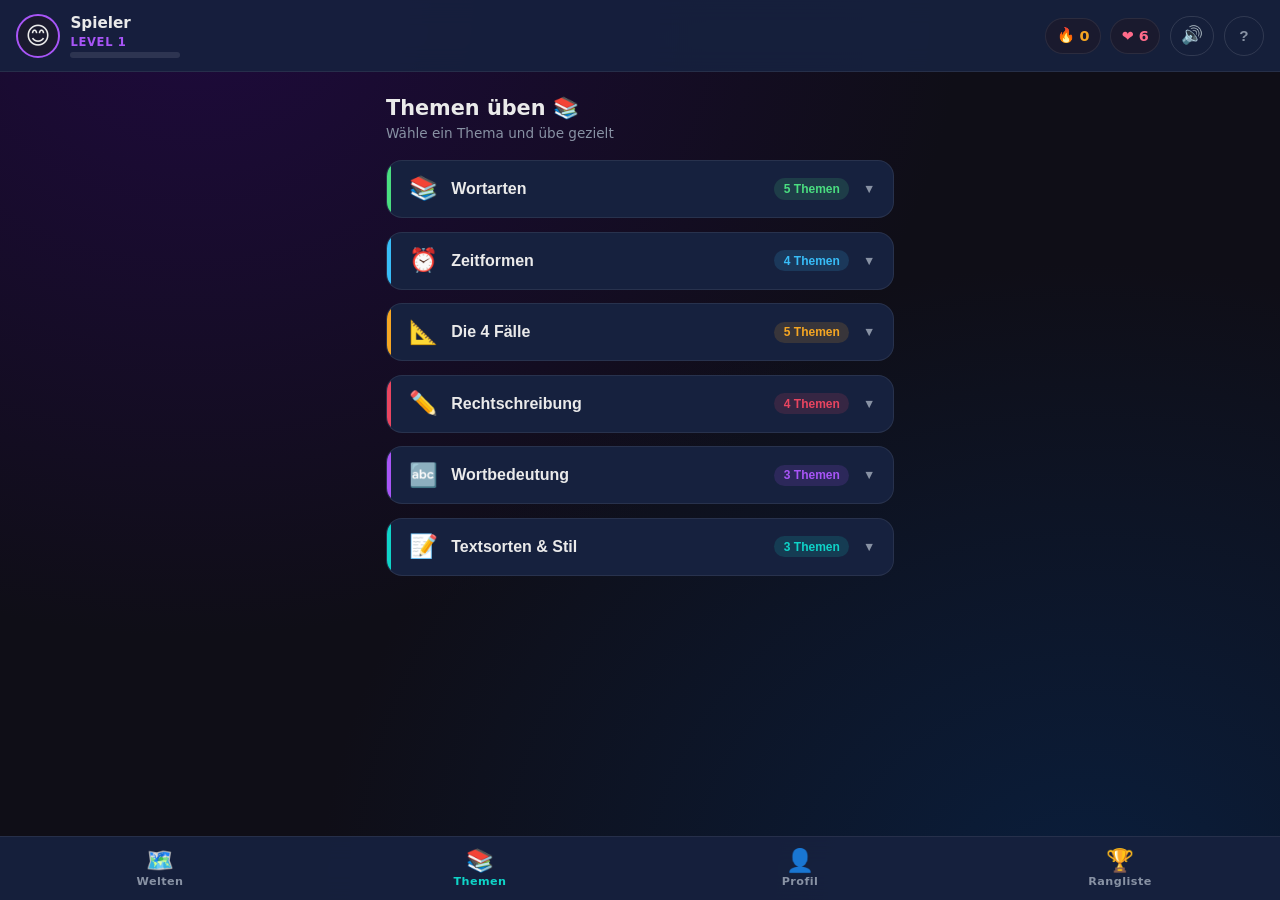
<file: themen.html>
<!DOCTYPE html>
<html lang="de">
<head>
  <meta charset="UTF-8" />
  <meta name="viewport" content="width=device-width, initial-scale=1.0" />
  <title>Deutsch Trainer – Themen</title>
  <style>
    /* ── Reset & Design-Tokens ──────────────────────────────── */
    *, *::before, *::after { box-sizing: border-box; margin: 0; padding: 0; }

    :root {
      --c-bg:      #0f0e17;
      --c-surface: #1a1a2e;
      --c-card:    #16213e;
      --c-accent1: #e94560;
      --c-accent2: #f5a623;
      --c-accent3: #0fd4c8;
      --c-purple:  #a855f7;
      --c-text:    #eaeaea;
      --c-muted:   #8892a4;
      --nav-h:     64px;
      --top-h:     72px;
    }

    body {
      min-height: 100vh;
      overflow-x: hidden;
      -webkit-tap-highlight-color: transparent;
      background: var(--c-bg);
      background-image:
        radial-gradient(ellipse at 15% 0%,   #1e0a3c 0%, transparent 50%),
        radial-gradient(ellipse at 85% 100%, #0a1e3c 0%, transparent 50%);
      font-family: 'Segoe UI', system-ui, sans-serif;
      color: var(--c-text);
      display: flex;
      flex-direction: column;
      padding-top: var(--top-h);
      padding-bottom: calc(var(--nav-h) + 1rem);
    }

    /* ── Top-Bar ────────────────────────────────────────────── */
    .topbar {
      position: fixed;
      top: 0; left: 0; right: 0;
      height: var(--top-h);
      z-index: 100;
      background: rgba(22, 33, 62, .92);
      backdrop-filter: blur(12px);
      border-bottom: 1px solid rgba(255,255,255,.07);
      display: flex;
      align-items: center;
      justify-content: space-between;
      padding: 0 1rem;
      gap: 1rem;
    }

    .player-info {
      display: flex;
      align-items: center;
      gap: .65rem;
      min-width: 0;
    }

    .avatar-bubble {
      width: 44px; height: 44px;
      border-radius: 50%;
      background: var(--c-surface);
      border: 2px solid var(--c-purple);
      display: flex; align-items: center; justify-content: center;
      font-size: 1.5rem;
      flex-shrink: 0;
    }

    .player-meta {
      display: flex;
      flex-direction: column;
      gap: 3px;
      min-width: 0;
    }

    .player-name {
      font-weight: 700;
      font-size: .95rem;
      white-space: nowrap;
      overflow: hidden;
      text-overflow: ellipsis;
      max-width: 120px;
    }

    .level-label {
      font-size: .72rem;
      color: var(--c-purple);
      font-weight: 700;
      letter-spacing: .06em;
      text-transform: uppercase;
    }

    .xp-track {
      width: 110px;
      height: 6px;
      border-radius: 99px;
      background: rgba(255,255,255,.1);
      overflow: hidden;
    }
    .xp-fill {
      height: 100%;
      border-radius: 99px;
      background: linear-gradient(90deg, var(--c-purple), var(--c-accent1));
      transition: width .6s cubic-bezier(.4,0,.2,1);
    }

    .stats {
      display: flex;
      align-items: center;
      gap: .6rem;
      flex-shrink: 0;
    }

    .stat-chip {
      display: flex;
      align-items: center;
      gap: .3rem;
      background: var(--c-surface);
      border: 1px solid rgba(255,255,255,.08);
      border-radius: 99px;
      padding: .4rem .65rem;
      font-size: .9rem;
      font-weight: 700;
      min-height: 36px;
    }
    .stat-chip.hearts { color: #ff6b8a; }
    .stat-chip.streak { color: var(--c-accent2); }

    .sound-btn {
      background: none;
      border: 1px solid rgba(255,255,255,.12);
      border-radius: 99px;
      color: var(--c-muted);
      font-size: 1.1rem;
      padding: .4rem .65rem;
      min-width: 40px;
      min-height: 40px;
      display: inline-flex;
      align-items: center;
      justify-content: center;
      cursor: pointer;
      transition: color .15s, border-color .15s;
    }
    .sound-btn:hover { color: var(--c-text); border-color: rgba(255,255,255,.3); }

    /* ── Haupt-Content ──────────────────────────────────────── */
    .main {
      flex: 1;
      padding: 1.5rem 1rem 0;
      max-width: 540px;
      width: 100%;
      margin: 0 auto;
    }

    .section-header { margin-bottom: 1.2rem; }
    .section-title  { font-size: 1.3rem; font-weight: 800; }
    .section-sub    { font-size: .83rem; color: var(--c-muted); margin-top: .3rem; }

    /* ── Akkordeon ───────────────────────────────────────────── */
    .akkordeon-liste {
      display: flex;
      flex-direction: column;
      gap: .85rem;
    }

    .akkordeon-bereich {
      border-radius: 16px;
      border: 1.5px solid rgba(255,255,255,.08);
      overflow: hidden;
      background: var(--c-card);
    }

    .akkordeon-kopf {
      width: 100%;
      display: flex;
      align-items: center;
      gap: .85rem;
      padding: 1rem 1.1rem;
      background: none;
      border: none;
      cursor: pointer;
      text-align: left;
      color: var(--c-text);
      min-height: 56px;
      transition: background .15s;
    }
    .akkordeon-kopf:hover { background: rgba(255,255,255,.04); }

    .akkordeon-icon  { font-size: 1.45rem; flex-shrink: 0; line-height: 1; }
    .akkordeon-titel { flex: 1; font-size: 1rem; font-weight: 700; }

    .akkordeon-anzahl {
      font-size: .75rem;
      font-weight: 600;
      border-radius: 99px;
      padding: .22rem .6rem;
      flex-shrink: 0;
    }

    .akkordeon-pfeil {
      font-size: .78rem;
      color: var(--c-muted);
      transition: transform .3s ease;
      flex-shrink: 0;
    }
    .akkordeon-bereich.offen .akkordeon-pfeil { transform: rotate(180deg); }

    .akkordeon-inhalt {
      overflow: hidden;
      max-height: 0;
      transition: max-height .35s ease;
    }
    .akkordeon-bereich.offen .akkordeon-inhalt { max-height: 600px; }

    .akkordeon-divider {
      height: 1px;
      background: rgba(255,255,255,.07);
      margin: 0 1.1rem;
    }

    .themen-grid {
      display: flex;
      flex-direction: column;
      gap: .4rem;
      padding: .7rem .8rem .9rem;
    }

    .thema-btn {
      width: 100%;
      display: flex;
      align-items: center;
      padding: .8rem 1rem;
      border-radius: 12px;
      border: 1.5px solid rgba(255,255,255,.07);
      background: rgba(255,255,255,.03);
      color: var(--c-text);
      font-size: .95rem;
      font-weight: 600;
      cursor: pointer;
      text-align: left;
      min-height: 48px;
      transition: background .15s, border-color .15s, transform .1s;
    }
    .thema-btn:hover  { transform: translateX(3px); }
    .thema-btn:active { transform: translateX(1px); }

    .thema-btn-pfeil {
      margin-left: auto;
      color: var(--c-muted);
      font-size: .8rem;
      flex-shrink: 0;
    }

    /* ── Sektionsfarben ─────────────────────────────────────── */
    .akk-gruen   .akkordeon-kopf { border-left: 4px solid #4ade80; }
    .akk-blau    .akkordeon-kopf { border-left: 4px solid #38bdf8; }
    .akk-orange  .akkordeon-kopf { border-left: 4px solid var(--c-accent2); }
    .akk-rot     .akkordeon-kopf { border-left: 4px solid var(--c-accent1); }
    .akk-lila    .akkordeon-kopf { border-left: 4px solid var(--c-purple); }
    .akk-tuerkis .akkordeon-kopf { border-left: 4px solid var(--c-accent3); }

    .akk-gruen   .akkordeon-anzahl { background: rgba(74,222,128,.15);  color: #4ade80; }
    .akk-blau    .akkordeon-anzahl { background: rgba(56,189,248,.15);  color: #38bdf8; }
    .akk-orange  .akkordeon-anzahl { background: rgba(245,166,35,.15);  color: var(--c-accent2); }
    .akk-rot     .akkordeon-anzahl { background: rgba(233,69,96,.15);   color: var(--c-accent1); }
    .akk-lila    .akkordeon-anzahl { background: rgba(168,85,247,.15);  color: var(--c-purple); }
    .akk-tuerkis .akkordeon-anzahl { background: rgba(15,212,200,.15);  color: var(--c-accent3); }

    .akk-gruen   .thema-btn:hover { border-color: rgba(74,222,128,.3);  background: rgba(74,222,128,.06); }
    .akk-blau    .thema-btn:hover { border-color: rgba(56,189,248,.3);  background: rgba(56,189,248,.06); }
    .akk-orange  .thema-btn:hover { border-color: rgba(245,166,35,.3);  background: rgba(245,166,35,.06); }
    .akk-rot     .thema-btn:hover { border-color: rgba(233,69,96,.3);   background: rgba(233,69,96,.06); }
    .akk-lila    .thema-btn:hover { border-color: rgba(168,85,247,.3);  background: rgba(168,85,247,.06); }
    .akk-tuerkis .thema-btn:hover { border-color: rgba(15,212,200,.3);  background: rgba(15,212,200,.06); }

    .akk-gruen   .thema-btn-pfeil { color: #4ade80; }
    .akk-blau    .thema-btn-pfeil { color: #38bdf8; }
    .akk-orange  .thema-btn-pfeil { color: var(--c-accent2); }
    .akk-rot     .thema-btn-pfeil { color: var(--c-accent1); }
    .akk-lila    .thema-btn-pfeil { color: var(--c-purple); }
    .akk-tuerkis .thema-btn-pfeil { color: var(--c-accent3); }

    /* ── Toast ───────────────────────────────────────────────── */
    .toast {
      position: fixed;
      bottom: calc(var(--nav-h) + 1rem);
      left: 50%;
      transform: translateX(-50%);
      background: #1e1e3a;
      border: 1px solid rgba(168,85,247,.4);
      color: #c4a8ff;
      padding: .5rem 1.2rem;
      border-radius: 99px;
      font-size: .88rem;
      font-weight: 600;
      z-index: 500;
      white-space: nowrap;
      pointer-events: none;
      animation: toast-ein .2s ease, toast-aus .2s ease 1.6s forwards;
    }
    @keyframes toast-ein {
      from { opacity: 0; transform: translateX(-50%) translateY(8px); }
      to   { opacity: 1; transform: translateX(-50%) translateY(0); }
    }
    @keyframes toast-aus {
      from { opacity: 1; }
      to   { opacity: 0; }
    }

    /* ── Bottom-Nav ─────────────────────────────────────────── */
    .bottom-nav {
      position: fixed;
      bottom: 0; left: 0; right: 0;
      height: var(--nav-h);
      background: rgba(22, 33, 62, .96);
      backdrop-filter: blur(12px);
      border-top: 1px solid rgba(255,255,255,.07);
      display: flex;
      align-items: stretch;
      z-index: 100;
    }

    .nav-item {
      flex: 1;
      display: flex;
      flex-direction: column;
      align-items: center;
      justify-content: center;
      gap: .2rem;
      text-decoration: none;
      color: var(--c-muted);
      font-size: .7rem;
      font-weight: 600;
      letter-spacing: .04em;
      transition: color .15s;
    }
    .nav-item .nav-icon { font-size: 1.4rem; line-height: 1; }
    .nav-item.active    { color: var(--c-accent3); }
    .nav-item:hover     { color: var(--c-text); }

    .section-sub { font-size: .85rem; }
  </style>
</head>
<body>

  <!-- ── Top-Bar ──────────────────────────────────────────── -->
  <header class="topbar">
    <div class="player-info">
      <div class="avatar-bubble" id="avatarBubble">🦊</div>
      <div class="player-meta">
        <span class="player-name" id="playerName">Spieler</span>
        <span class="level-label" id="levelLabel">Level 1</span>
        <div class="xp-track">
          <div class="xp-fill" id="xpFill" style="width:0%"></div>
        </div>
      </div>
    </div>
    <div class="stats">
      <div class="stat-chip streak">🔥 <span id="streakCount">0</span></div>
      <div class="stat-chip hearts">❤️ <span id="heartsCount">5</span></div>
      <button class="sound-btn" id="soundToggleBtn" title="Sound">🔊</button>
      <button class="hilfe-btn" id="hilfeBtn" title="Tutorial / Hilfe" onclick="tutorialAnzeigen()">?</button>
    </div>
  </header>

  <!-- ── Haupt-Content ─────────────────────────────────────── -->
  <main class="main">

    <div class="section-header">
      <h1 class="section-title">Themen üben 📚</h1>
      <p class="section-sub">Wähle ein Thema und übe gezielt</p>
    </div>

    <div class="akkordeon-liste">

      <!-- 1. Wortarten -->
      <div class="akkordeon-bereich akk-gruen">
        <button class="akkordeon-kopf" aria-expanded="false">
          <span class="akkordeon-icon">📚</span>
          <span class="akkordeon-titel">Wortarten</span>
          <span class="akkordeon-anzahl">5 Themen</span>
          <span class="akkordeon-pfeil">▼</span>
        </button>
        <div class="akkordeon-inhalt">
          <div class="akkordeon-divider"></div>
          <div class="themen-grid">
            <button class="thema-btn" data-thema="nomen">Nur Nomen <span class="thema-btn-pfeil">→</span></button>
            <button class="thema-btn" data-thema="verben">Nur Verben <span class="thema-btn-pfeil">→</span></button>
            <button class="thema-btn" data-thema="adjektive">Nur Adjektive <span class="thema-btn-pfeil">→</span></button>
            <button class="thema-btn" data-thema="pronomen">Nur Pronomen <span class="thema-btn-pfeil">→</span></button>
            <button class="thema-btn" data-thema="wortarten-mix">Alle Wortarten gemischt <span class="thema-btn-pfeil">→</span></button>
          </div>
        </div>
      </div>

      <!-- 2. Zeitformen -->
      <div class="akkordeon-bereich akk-blau">
        <button class="akkordeon-kopf" aria-expanded="false">
          <span class="akkordeon-icon">⏰</span>
          <span class="akkordeon-titel">Zeitformen</span>
          <span class="akkordeon-anzahl">4 Themen</span>
          <span class="akkordeon-pfeil">▼</span>
        </button>
        <div class="akkordeon-inhalt">
          <div class="akkordeon-divider"></div>
          <div class="themen-grid">
            <button class="thema-btn" data-thema="praesens">Präsens <span class="thema-btn-pfeil">→</span></button>
            <button class="thema-btn" data-thema="praeteritum">Präteritum &amp; Perfekt <span class="thema-btn-pfeil">→</span></button>
            <button class="thema-btn" data-thema="futur">Futur <span class="thema-btn-pfeil">→</span></button>
            <button class="thema-btn" data-thema="zeitformen-mix">Alle Zeitformen gemischt <span class="thema-btn-pfeil">→</span></button>
          </div>
        </div>
      </div>

      <!-- 3. Die 4 Fälle -->
      <div class="akkordeon-bereich akk-orange">
        <button class="akkordeon-kopf" aria-expanded="false">
          <span class="akkordeon-icon">📐</span>
          <span class="akkordeon-titel">Die 4 Fälle</span>
          <span class="akkordeon-anzahl">5 Themen</span>
          <span class="akkordeon-pfeil">▼</span>
        </button>
        <div class="akkordeon-inhalt">
          <div class="akkordeon-divider"></div>
          <div class="themen-grid">
            <button class="thema-btn" data-thema="nominativ">Nominativ <span class="thema-btn-pfeil">→</span></button>
            <button class="thema-btn" data-thema="genitiv">Genitiv <span class="thema-btn-pfeil">→</span></button>
            <button class="thema-btn" data-thema="dativ">Dativ <span class="thema-btn-pfeil">→</span></button>
            <button class="thema-btn" data-thema="akkusativ">Akkusativ <span class="thema-btn-pfeil">→</span></button>
            <button class="thema-btn" data-thema="faelle-mix">Alle Fälle gemischt <span class="thema-btn-pfeil">→</span></button>
          </div>
        </div>
      </div>

      <!-- 4. Rechtschreibung -->
      <div class="akkordeon-bereich akk-rot">
        <button class="akkordeon-kopf" aria-expanded="false">
          <span class="akkordeon-icon">✏️</span>
          <span class="akkordeon-titel">Rechtschreibung</span>
          <span class="akkordeon-anzahl">4 Themen</span>
          <span class="akkordeon-pfeil">▼</span>
        </button>
        <div class="akkordeon-inhalt">
          <div class="akkordeon-divider"></div>
          <div class="themen-grid">
            <button class="thema-btn" data-thema="gross-klein">Groß-/Kleinschreibung <span class="thema-btn-pfeil">→</span></button>
            <button class="thema-btn" data-thema="das-dass">das/dass Regel <span class="thema-btn-pfeil">→</span></button>
            <button class="thema-btn" data-thema="komma">Kommasetzung <span class="thema-btn-pfeil">→</span></button>
            <button class="thema-btn" data-thema="schwierige-woerter">Schwierige Wörter <span class="thema-btn-pfeil">→</span></button>
          </div>
        </div>
      </div>

      <!-- 5. Wortbedeutung -->
      <div class="akkordeon-bereich akk-lila">
        <button class="akkordeon-kopf" aria-expanded="false">
          <span class="akkordeon-icon">🔤</span>
          <span class="akkordeon-titel">Wortbedeutung</span>
          <span class="akkordeon-anzahl">3 Themen</span>
          <span class="akkordeon-pfeil">▼</span>
        </button>
        <div class="akkordeon-inhalt">
          <div class="akkordeon-divider"></div>
          <div class="themen-grid">
            <button class="thema-btn" data-thema="synonyme">Synonyme <span class="thema-btn-pfeil">→</span></button>
            <button class="thema-btn" data-thema="homonyme">Homonyme <span class="thema-btn-pfeil">→</span></button>
            <button class="thema-btn" data-thema="steigerung">Steigerungsformen <span class="thema-btn-pfeil">→</span></button>
          </div>
        </div>
      </div>

      <!-- 6. Textsorten & Stil -->
      <div class="akkordeon-bereich akk-tuerkis">
        <button class="akkordeon-kopf" aria-expanded="false">
          <span class="akkordeon-icon">📝</span>
          <span class="akkordeon-titel">Textsorten &amp; Stil</span>
          <span class="akkordeon-anzahl">3 Themen</span>
          <span class="akkordeon-pfeil">▼</span>
        </button>
        <div class="akkordeon-inhalt">
          <div class="akkordeon-divider"></div>
          <div class="themen-grid">
            <button class="thema-btn" data-thema="textsorten">Textsorten erkennen <span class="thema-btn-pfeil">→</span></button>
            <button class="thema-btn" data-thema="stilmittel">Stilmittel <span class="thema-btn-pfeil">→</span></button>
            <button class="thema-btn" data-thema="fremdwoerter">Fremdwörter <span class="thema-btn-pfeil">→</span></button>
          </div>
        </div>
      </div>

    </div>
  </main>

  <!-- ── Bottom-Nav ────────────────────────────────────────── -->
  <nav class="bottom-nav" aria-label="Hauptnavigation">
    <a href="app.html"         class="nav-item"><span class="nav-icon">🗺️</span>Welten</a>
    <a href="themen.html"      class="nav-item active"><span class="nav-icon">📚</span>Themen</a>
    <a href="profile.html"     class="nav-item"><span class="nav-icon">👤</span>Profil</a>
    <a href="leaderboard.html" class="nav-item"><span class="nav-icon">🏆</span>Rangliste</a>
  </nav>

  <script src="js/storage.js?v=0.3"></script>
  <script src="js/sound.js?v=0.3"></script>
  <script src="js/xp.js?v=0.3"></script>
  <script src="js/tutorial.js?v=0.4"></script>
  <script>
    const AVATAR_MAP = {
      fuchs:'🦊', frosch:'🐸', panda:'🐼', waschbaer:'🦝', wolf:'🐺',
      koala:'🐨', hund:'🐶', affe:'🐵', loewe:'🦁', tiger:'🐯',
      baer:'🐻', katze:'🐱', kuh:'🐮', schlange:'🐍', papagei:'🦜',
      default:'😊',
    };

    // ── Topbar befüllen ───────────────────────────────────────
    (function init() {
      const spieler = spielerLaden();
      document.getElementById('avatarBubble').textContent = AVATAR_MAP[spieler.avatar] ?? '😊';
      document.getElementById('playerName').textContent   = spieler.name;
      document.getElementById('levelLabel').textContent   = `Level ${spieler.level}`;
      document.getElementById('streakCount').textContent  = spieler.streak;
      document.getElementById('heartsCount').textContent  = spieler.hearts;
      const pct = (typeof xpFortschrittProzent === 'function')
        ? xpFortschrittProzent(spieler.xp, spieler.level) : 0;
      document.getElementById('xpFill').style.width = pct + '%';
      soundToggleInit('soundToggleBtn');
    })();

    // ── Akkordeon ─────────────────────────────────────────────
    document.querySelectorAll('.akkordeon-kopf').forEach(kopf => {
      kopf.addEventListener('click', () => {
        const bereich  = kopf.closest('.akkordeon-bereich');
        const istOffen = bereich.classList.contains('offen');
        // Alle schließen
        document.querySelectorAll('.akkordeon-bereich').forEach(b => {
          b.classList.remove('offen');
          b.querySelector('.akkordeon-kopf').setAttribute('aria-expanded', 'false');
        });
        // Diesen öffnen, wenn er vorher zu war
        if (!istOffen) {
          bereich.classList.add('offen');
          kopf.setAttribute('aria-expanded', 'true');
        }
      });
    });

    // ── Thema-Button Klick → Quiz starten ───────────────────
    document.querySelectorAll('.thema-btn').forEach(btn => {
      btn.addEventListener('click', () => {
        const thema = btn.dataset.thema;
        if (thema) {
          window.location.href = `quiz.html?modus=thema&thema=${encodeURIComponent(thema)}&phase=theorie`;
        }
      });
    });
  </script>
</body>
</html>
</file>
<file: css/avatar.css>
/* ============================================================
   avatar.css – Avatar-Anzeige & Emotions-Animationen
   Deutsch Trainer
   ============================================================ */

/* ── Keyframes ────────────────────────────────────────────── */

@keyframes av-hop {
  0%, 100% { transform: translateY(0); }
  40%       { transform: translateY(-18px); }
  60%       { transform: translateY(-10px); }
}

@keyframes av-wobble {
  0%, 100% { transform: rotate(0deg); }
  20%       { transform: rotate(-10deg) translateX(-4px); }
  40%       { transform: rotate(10deg)  translateX(4px); }
  60%       { transform: rotate(-7deg)  translateX(-3px); }
  80%       { transform: rotate(7deg)   translateX(3px); }
}

@keyframes av-celebrate {
  0%   { transform: translateY(0)    rotate(0deg)   scale(1); }
  25%  { transform: translateY(-22px) rotate(-15deg) scale(1.1); }
  50%  { transform: translateY(0)    rotate(0deg)   scale(1); }
  75%  { transform: translateY(-22px) rotate(15deg)  scale(1.1); }
  100% { transform: translateY(0)    rotate(0deg)   scale(1); }
}

@keyframes av-shocked {
  0%   { transform: scale(1); }
  15%  { transform: scale(1.35); }
  30%  { transform: scale(0.95); }
  50%  { transform: scale(1.2); }
  70%  { transform: scale(0.97); }
  100% { transform: scale(1); }
}

@keyframes av-cool {
  0%, 100% { transform: rotate(0deg); }
  30%       { transform: rotate(-5deg); }
  70%       { transform: rotate(5deg); }
}

@keyframes av-sleepy {
  0%, 100% { transform: translateY(0)  rotate(0deg); }
  30%       { transform: translateY(6px) rotate(-3deg); }
  70%       { transform: translateY(2px) rotate(2deg); }
}

@keyframes av-party {
  0%   { transform: translateY(0)    rotate(0deg)    scale(1); }
  15%  { transform: translateY(-20px) rotate(-20deg)  scale(1.15); }
  30%  { transform: translateY(4px)  rotate(10deg)   scale(0.95); }
  45%  { transform: translateY(-16px) rotate(20deg)   scale(1.1); }
  60%  { transform: translateY(3px)  rotate(-12deg)  scale(0.97); }
  75%  { transform: translateY(-14px) rotate(15deg)   scale(1.08); }
  100% { transform: translateY(0)    rotate(0deg)    scale(1); }
}

@keyframes av-cry {
  0%, 100% { transform: translateX(0); }
  20%       { transform: translateX(-5px); }
  40%       { transform: translateX(5px); }
  60%       { transform: translateX(-4px); }
  80%       { transform: translateX(4px); }
}

/* ── Avatar-Wrapper ──────────────────────────────────────── */

.avatar-wrap {
  position: relative;
  display: inline-flex;
  align-items: center;
  justify-content: center;
  /* Breite/Höhe wird per Inline-Stil oder Kontext gesetzt */
  user-select: none;
}

/* ── Tier (Basis-Emoji) ──────────────────────────────────── */

.avatar-tier {
  font-size: 5rem;      /* Standard; kann per Klasse überschrieben werden */
  line-height: 1;
  display: block;
  transition: font-size .2s;
}

/* Größen-Varianten */
.avatar-wrap.avatar-sm  .avatar-tier { font-size: 2.8rem; }
.avatar-wrap.avatar-md  .avatar-tier { font-size: 4rem;   }
.avatar-wrap.avatar-lg  .avatar-tier { font-size: 6rem;   }
.avatar-wrap.avatar-xl  .avatar-tier { font-size: 8rem;   }

/* ── Hut (oben mittig) ───────────────────────────────────── */

.avatar-hut {
  position: absolute;
  top: -0.55em;
  left: 50%;
  transform: translateX(-50%);
  font-size: 1.6rem;
  line-height: 1;
  pointer-events: none;
}

.avatar-wrap.avatar-sm .avatar-hut { font-size: 1rem;   top: -0.5em; }
.avatar-wrap.avatar-md .avatar-hut { font-size: 1.3rem; top: -0.5em; }
.avatar-wrap.avatar-lg .avatar-hut { font-size: 1.9rem; top: -0.5em; }
.avatar-wrap.avatar-xl .avatar-hut { font-size: 2.4rem; top: -0.5em; }

/* ── Brille (unten mittig über dem Tier) ─────────────────── */

.avatar-brille {
  position: absolute;
  bottom: 0.25em;
  left: 50%;
  transform: translateX(-50%);
  font-size: 1.2rem;
  line-height: 1;
  pointer-events: none;
}

.avatar-wrap.avatar-sm .avatar-brille { font-size: .75rem; }
.avatar-wrap.avatar-md .avatar-brille { font-size: 1rem;   }
.avatar-wrap.avatar-lg .avatar-brille { font-size: 1.4rem; }
.avatar-wrap.avatar-xl .avatar-brille { font-size: 1.8rem; }

/* ── Badge (rechts unten neben dem Tier) ─────────────────── */

.avatar-badge {
  position: absolute;
  bottom: -0.1em;
  right: -0.3em;
  font-size: 1.3rem;
  line-height: 1;
  pointer-events: none;
  filter: drop-shadow(0 1px 2px rgba(0,0,0,.4));
}

.avatar-wrap.avatar-sm .avatar-badge { font-size: .8rem;  right: -0.25em; }
.avatar-wrap.avatar-md .avatar-badge { font-size: 1.1rem; right: -0.3em;  }
.avatar-wrap.avatar-lg .avatar-badge { font-size: 1.5rem; right: -0.35em; }
.avatar-wrap.avatar-xl .avatar-badge { font-size: 2rem;   right: -0.4em;  }

/* ── Emotion-Klassen ─────────────────────────────────────── */

/* Animations-Timing-Defaults:
   iteration-count infinite wo es passt, sonst 1–3× */

.avatar-wrap.emotion-happy {
  animation: av-hop .6s ease-in-out 2;
}

.avatar-wrap.emotion-sad {
  animation: av-wobble .6s ease-in-out 3;
}

.avatar-wrap.emotion-celebrate {
  animation: av-celebrate .55s ease-in-out 4;
}

.avatar-wrap.emotion-shocked {
  animation: av-shocked .5s ease-out 1;
}

.avatar-wrap.emotion-cool {
  animation: av-cool 1.8s ease-in-out infinite;
}

.avatar-wrap.emotion-sleepy {
  animation: av-sleepy 2.4s ease-in-out infinite;
}

.avatar-wrap.emotion-party {
  animation: av-party .45s ease-in-out 6;
}

.avatar-wrap.emotion-cry {
  animation: av-cry .35s ease-in-out 5;
}

/* ── Hilfskasse: kein Accessor ───────────────────────────── */
.avatar-wrap.no-animation {
  animation: none !important;
}

/* ── Accessoire-Freischaltungs-Overlay ───────────────────── */

@keyframes acc-pop {
  0%   { transform: scale(0) rotate(-20deg); opacity: 0; }
  60%  { transform: scale(1.2) rotate(5deg); opacity: 1; }
  100% { transform: scale(1) rotate(0deg);   opacity: 1; }
}

@keyframes acc-fade-in {
  from { opacity: 0; }
  to   { opacity: 1; }
}

.acc-unlock-overlay {
  position: fixed;
  inset: 0;
  z-index: 9999;
  background: rgba(0,0,0,.65);
  display: flex;
  align-items: center;
  justify-content: center;
  animation: acc-fade-in .25s ease-out;
}

.acc-unlock-box {
  background: #1a1a2e;
  border: 2px solid #a855f7;
  border-radius: 20px;
  padding: 2rem 2.5rem;
  text-align: center;
  animation: acc-pop .5s cubic-bezier(.34,1.56,.64,1);
  max-width: 280px;
}

.acc-unlock-emoji {
  font-size: 4rem;
  line-height: 1;
  margin-bottom: .6rem;
}

.acc-unlock-titel {
  font-size: .8rem;
  font-weight: 700;
  text-transform: uppercase;
  letter-spacing: .12em;
  color: #a855f7;
  margin-bottom: .3rem;
}

.acc-unlock-name {
  font-size: 1.2rem;
  font-weight: 800;
  color: #eaeaea;
  margin-bottom: 1rem;
}

.acc-unlock-btn {
  background: #a855f7;
  color: #fff;
  border: none;
  border-radius: 12px;
  padding: .6rem 1.8rem;
  font-size: .95rem;
  font-weight: 700;
  cursor: pointer;
  transition: opacity .15s;
}

.acc-unlock-btn:hover { opacity: .85; }
</file>
<file: css/quiz.css>
/* ============================================================
   quiz.css – Quiz-Engine Styles
   Deutsch Trainer
   ============================================================ */

/* ── Frage-Container ────────────────────────────────────────── */

.quiz-nummer {
  font-size: .78rem;
  font-weight: 700;
  letter-spacing: .1em;
  text-transform: uppercase;
  color: #8892a4;
  margin-bottom: .7rem;
}

.quiz-frage {
  font-size: 1.08rem;
  font-weight: 700;
  line-height: 1.45;
  margin-bottom: 1.2rem;
  color: #eaeaea;
}

.quiz-body {
  display: flex;
  flex-direction: column;
  gap: .7rem;
}

/* ── Hilfs-Hinweis ──────────────────────────────────────────── */
.typ-hinweis {
  font-size: .8rem;
  color: #8892a4;
  font-style: italic;
  margin-bottom: .2rem;
}

/* ── Multiple-Choice Grid ───────────────────────────────────── */
.mc-grid {
  display: grid;
  grid-template-columns: 1fr 1fr;
  gap: .6rem;
}

.mc-btn {
  padding: .85rem .7rem;
  border-radius: 12px;
  border: 2px solid rgba(255,255,255,.09);
  background: #1a1a2e;
  color: #eaeaea;
  font-size: .95rem;
  font-weight: 600;
  cursor: pointer;
  text-align: center;
  line-height: 1.35;
  min-height: 44px;
  transition: border-color .15s, background .15s, transform .1s;
}
.mc-btn:hover:not(:disabled) { background: #212140; border-color: rgba(168,85,247,.4); }
.mc-btn:active:not(:disabled) { transform: scale(.97); }
.mc-btn:disabled { opacity: .55; cursor: default; }

/* Auswahl-Toggle (Mehrfachauswahl) */
.mc-btn.toggle-btn.ausgewaehlt {
  border-color: #a855f7;
  background: #2a1a50;
  color: #c4a8ff;
}

/* Submit-Button (Prüfen) */
.mc-btn.submit-btn {
  grid-column: 1 / -1;
  background: rgba(168,85,247,.15);
  border-color: rgba(168,85,247,.35);
  color: #c4a8ff;
}
.mc-btn.submit-btn:hover:not(:disabled) { background: rgba(168,85,247,.25); }

/* Korrekte Antwort nach Fehler aufgedeckt */
.btn-korrekt {
  border-color: #4ade80 !important;
  background: #0a2e1a !important;
  color: #4ade80 !important;
}

/* ── Richtig / Falsch ───────────────────────────────────────── */
.rf-grid {
  display: grid;
  grid-template-columns: 1fr 1fr;
  gap: .7rem;
  margin-top: .3rem;
}

.rf-btn {
  padding: 1rem;
  border-radius: 14px;
  border: 2.5px solid transparent;
  font-size: 1rem;
  font-weight: 800;
  cursor: pointer;
  min-height: 44px;
  transition: transform .12s, box-shadow .12s;
}
.rf-btn:hover:not(:disabled) { transform: translateY(-2px); }
.rf-btn:disabled { opacity: .55; cursor: default; }

.rf-btn.rf-richtig {
  background: rgba(74,222,128,.1);
  border-color: rgba(74,222,128,.35);
  color: #4ade80;
}
.rf-btn.rf-falsch {
  background: rgba(233,69,96,.1);
  border-color: rgba(233,69,96,.35);
  color: #e94560;
}

/* ── Aussage-Box (Richtig/Falsch Kontext) ───────────────────── */
.aussage-box {
  background: #1a1a2e;
  border: 1px solid rgba(255,255,255,.08);
  border-radius: 12px;
  padding: .9rem 1rem;
  font-size: .97rem;
  line-height: 1.55;
  color: #d0d8e8;
  margin-bottom: .3rem;
}

/* ── Lückentext ─────────────────────────────────────────────── */
.luecken-satz {
  font-size: 1.05rem;
  line-height: 1.8;
  color: #d0d8e8;
}

.luecke-slot {
  display: inline-block;
  min-width: 70px;
  border-bottom: 2.5px solid #a855f7;
  color: #a855f7;
  font-weight: 700;
  text-align: center;
  padding: 0 .3rem;
}

.luecke-input {
  background: #1a1a2e;
  border: 2px solid rgba(255,255,255,.12);
  border-radius: 10px;
  color: #eaeaea;
  font-size: 1rem;
  font-weight: 600;
  padding: .6rem .9rem;
  outline: none;
  transition: border-color .2s;
  width: auto;
  min-width: 120px;
  max-width: 100%;
}
.luecke-input:focus { border-color: #a855f7; }
.luecke-input.block-input { width: 100%; display: block; margin-bottom: .5rem; }

.korrekt-hinweis {
  color: #4ade80;
  font-weight: 700;
  margin-left: .4rem;
}

/* ── Satz korrigieren ───────────────────────────────────────── */
.korr-satz {
  font-size: 1.05rem;
  line-height: 2;
  color: #d0d8e8;
}

.korr-wort {
  display: inline-block;
  cursor: pointer;
  padding: .3rem .4rem;
  border-radius: 6px;
  border: 1.5px solid transparent;
  transition: border-color .12s, background .12s;
}
.korr-wort:hover  { border-color: rgba(168,85,247,.4); background: rgba(168,85,247,.08); }
.korr-wort:focus  { outline: 2px solid #a855f7; }
.korr-wort.ausgewaehlt { border-color: #e94560; background: rgba(233,69,96,.15); color: #e94560; }
.korr-wort.btn-korrekt { border-color: #4ade80 !important; background: rgba(74,222,128,.12) !important; color: #4ade80 !important; }

/* ── Reihenfolge / Steigerung ordnen ───────────────────────── */
.reihe-ziel {
  min-height: 44px;
  border: 2px dashed rgba(168,85,247,.35);
  border-radius: 12px;
  padding: .5rem .7rem;
  display: flex;
  flex-wrap: wrap;
  gap: .4rem;
  align-items: center;
  background: rgba(168,85,247,.05);
}

.reihe-platz {
  color: #8892a4;
  font-style: italic;
  font-size: .9rem;
}

.reihe-chip {
  background: rgba(168,85,247,.2);
  border: 1.5px solid rgba(168,85,247,.4);
  color: #c4a8ff;
  border-radius: 8px;
  padding: .4rem .7rem;
  font-size: .9rem;
  font-weight: 600;
}
.reihe-chip.btn-korrekt {
  background: rgba(74,222,128,.15) !important;
  border-color: #4ade80 !important;
  color: #4ade80 !important;
}

.reihe-quelle {
  display: flex;
  flex-wrap: wrap;
  gap: .5rem;
}

.wort-chip {
  background: #1a1a2e;
  border: 2px solid rgba(255,255,255,.1);
  border-radius: 10px;
  color: #eaeaea;
  padding: .55rem .85rem;
  font-size: .92rem;
  font-weight: 600;
  cursor: pointer;
  min-height: 44px;
  display: inline-flex;
  align-items: center;
  transition: border-color .12s, background .12s, opacity .2s;
}
.wort-chip:hover:not(:disabled) { border-color: #a855f7; background: #212140; }
.wort-chip.verwendet { opacity: .3; cursor: default; }
.wort-chip:disabled { cursor: default; }

/* ── Mehrfachauswahl – bereits durch mc-btn + toggle abgedeckt ─ */

/* ── Synonym verbinden ──────────────────────────────────────── */
.verbinden-wrap {
  display: grid;
  grid-template-columns: 1fr 1fr;
  gap: .6rem;
}

.verbinden-spalte {
  display: flex;
  flex-direction: column;
  gap: .5rem;
}

.verbinden-btn {
  padding: .75rem .6rem;
  border-radius: 10px;
  border: 2px solid rgba(255,255,255,.09);
  background: #1a1a2e;
  color: #eaeaea;
  font-size: .92rem;
  font-weight: 600;
  cursor: pointer;
  text-align: center;
  min-height: 44px;
  transition: border-color .12s, background .12s;
}
.verbinden-btn:hover:not(:disabled) { border-color: rgba(168,85,247,.45); background: #212140; }
.verbinden-btn:disabled { cursor: default; }

.verbinden-btn.aktiv {
  border-color: #a855f7;
  background: #2a1a50;
  color: #c4a8ff;
}
.verbinden-btn.verbunden-ok {
  border-color: #4ade80;
  background: #0a2e1a;
  color: #4ade80;
  opacity: .85;
}
.verbinden-btn.verbunden-err {
  border-color: #e94560;
  background: rgba(233,69,96,.12);
  color: #e94560;
  animation: err-shake .35s ease;
}

@keyframes err-shake {
  0%,100% { transform: translateX(0); }
  25%      { transform: translateX(-5px); }
  75%      { transform: translateX(5px); }
}

/* ── Homonym-Kontext ────────────────────────────────────────── */
.kontext-satz {
  background: #1a1a2e;
  border-left: 3px solid #0fd4c8;
  border-radius: 0 12px 12px 0;
  padding: .8rem 1rem;
  font-size: 1rem;
  font-style: italic;
  color: #c8e8e6;
  margin-bottom: .4rem;
}

/* ── Steigerung Basis ───────────────────────────────────────── */
.steig-basis {
  background: #1a1a2e;
  border: 1px solid rgba(255,255,255,.08);
  border-radius: 10px;
  padding: .65rem 1rem;
  font-size: .95rem;
  color: #d0d8e8;
}
.steig-basis strong { color: #f5a623; }

/* ── Feedback ───────────────────────────────────────────────── */
.quiz-feedback {
  margin-top: 1rem;
  border-radius: 14px;
  padding: 0;
  max-height: 0;
  overflow: hidden;
  transition: max-height .3s ease, padding .3s ease;
  border: 1.5px solid transparent;
}

.quiz-feedback.aktiv {
  max-height: 300px;
  padding: 1rem 1.1rem;
}

.quiz-feedback.feedback-richtig {
  background: rgba(74,222,128,.08);
  border-color: rgba(74,222,128,.3);
}
.quiz-feedback.feedback-falsch {
  background: rgba(233,69,96,.08);
  border-color: rgba(233,69,96,.3);
}

.fb-kopf {
  display: flex;
  align-items: center;
  gap: .6rem;
  flex-wrap: wrap;
}

.fb-symbol { font-size: 1.3rem; }

.fb-status {
  font-size: 1rem;
  font-weight: 800;
}
.feedback-richtig .fb-status { color: #4ade80; }
.feedback-falsch  .fb-status { color: #e94560; }

.fb-badges { display: flex; gap: .5rem; flex-wrap: wrap; margin-left: auto; }

.fb-xp {
  font-size: .78rem;
  font-weight: 700;
  background: rgba(74,222,128,.15);
  color: #4ade80;
  border-radius: 99px;
  padding: .2rem .55rem;
}

.fb-herz {
  font-size: .78rem;
  font-weight: 700;
  background: rgba(233,69,96,.15);
  color: #ff6b8a;
  border-radius: 99px;
  padding: .2rem .55rem;
}

.fb-erklaerung {
  font-size: .88rem;
  color: #c0c8d8;
  margin-top: .6rem;
  line-height: 1.6;
}

.fb-verloren {
  font-size: .92rem;
  color: #e94560;
  font-weight: 700;
  margin-top: .5rem;
}

.fb-weiter-btn {
  display: block;
  width: 100%;
  margin-top: .8rem;
  padding: .85rem;
  border: none;
  border-radius: 12px;
  background: rgba(168,85,247,.2);
  border: 1.5px solid rgba(168,85,247,.4);
  color: #c4a8ff;
  font-size: .95rem;
  font-weight: 700;
  cursor: pointer;
  min-height: 44px;
  transition: background .15s;
}
.fb-weiter-btn:hover { background: rgba(168,85,247,.32); }

/* ── Ergebnis-Screen ────────────────────────────────────────── */
.ergebnis-screen {
  display: flex;
  flex-direction: column;
  align-items: center;
  gap: 1rem;
  padding: .5rem 0;
}

.ergebnis-sterne {
  font-size: 2.2rem;
  letter-spacing: .1rem;
}

.ergebnis-titel {
  font-size: 1.4rem;
  font-weight: 900;
  text-align: center;
}

.ergebnis-pct {
  font-size: .88rem;
  color: #8892a4;
}

.ergebnis-stats {
  display: flex;
  flex-direction: column;
  gap: .4rem;
  width: 100%;
}

.stat-zeile {
  font-size: .92rem;
  font-weight: 600;
  padding: .55rem .9rem;
  border-radius: 10px;
}
.stat-zeile.stat-ok   { background: rgba(74,222,128,.08);  color: #4ade80; }
.stat-zeile.stat-fail { background: rgba(233,69,96,.08);   color: #e94560; }
.stat-zeile.stat-xp   { background: rgba(245,166,35,.08);  color: #f5a623; }

.ergebnis-aktionen {
  display: grid;
  grid-template-columns: 1fr 1fr;
  gap: .6rem;
  width: 100%;
  margin-top: .5rem;
}

.btn-welt, .btn-nochmal {
  padding: .85rem .6rem;
  border-radius: 12px;
  border: none;
  font-size: .92rem;
  font-weight: 700;
  cursor: pointer;
  min-height: 44px;
  transition: transform .12s;
}
.btn-welt:hover, .btn-nochmal:hover { transform: translateY(-1px); }

.btn-welt {
  background: rgba(255,255,255,.07);
  color: #eaeaea;
  border: 1.5px solid rgba(255,255,255,.1);
}
.btn-nochmal {
  background: linear-gradient(135deg, #a855f7, #e94560);
  color: #fff;
}
</file>
